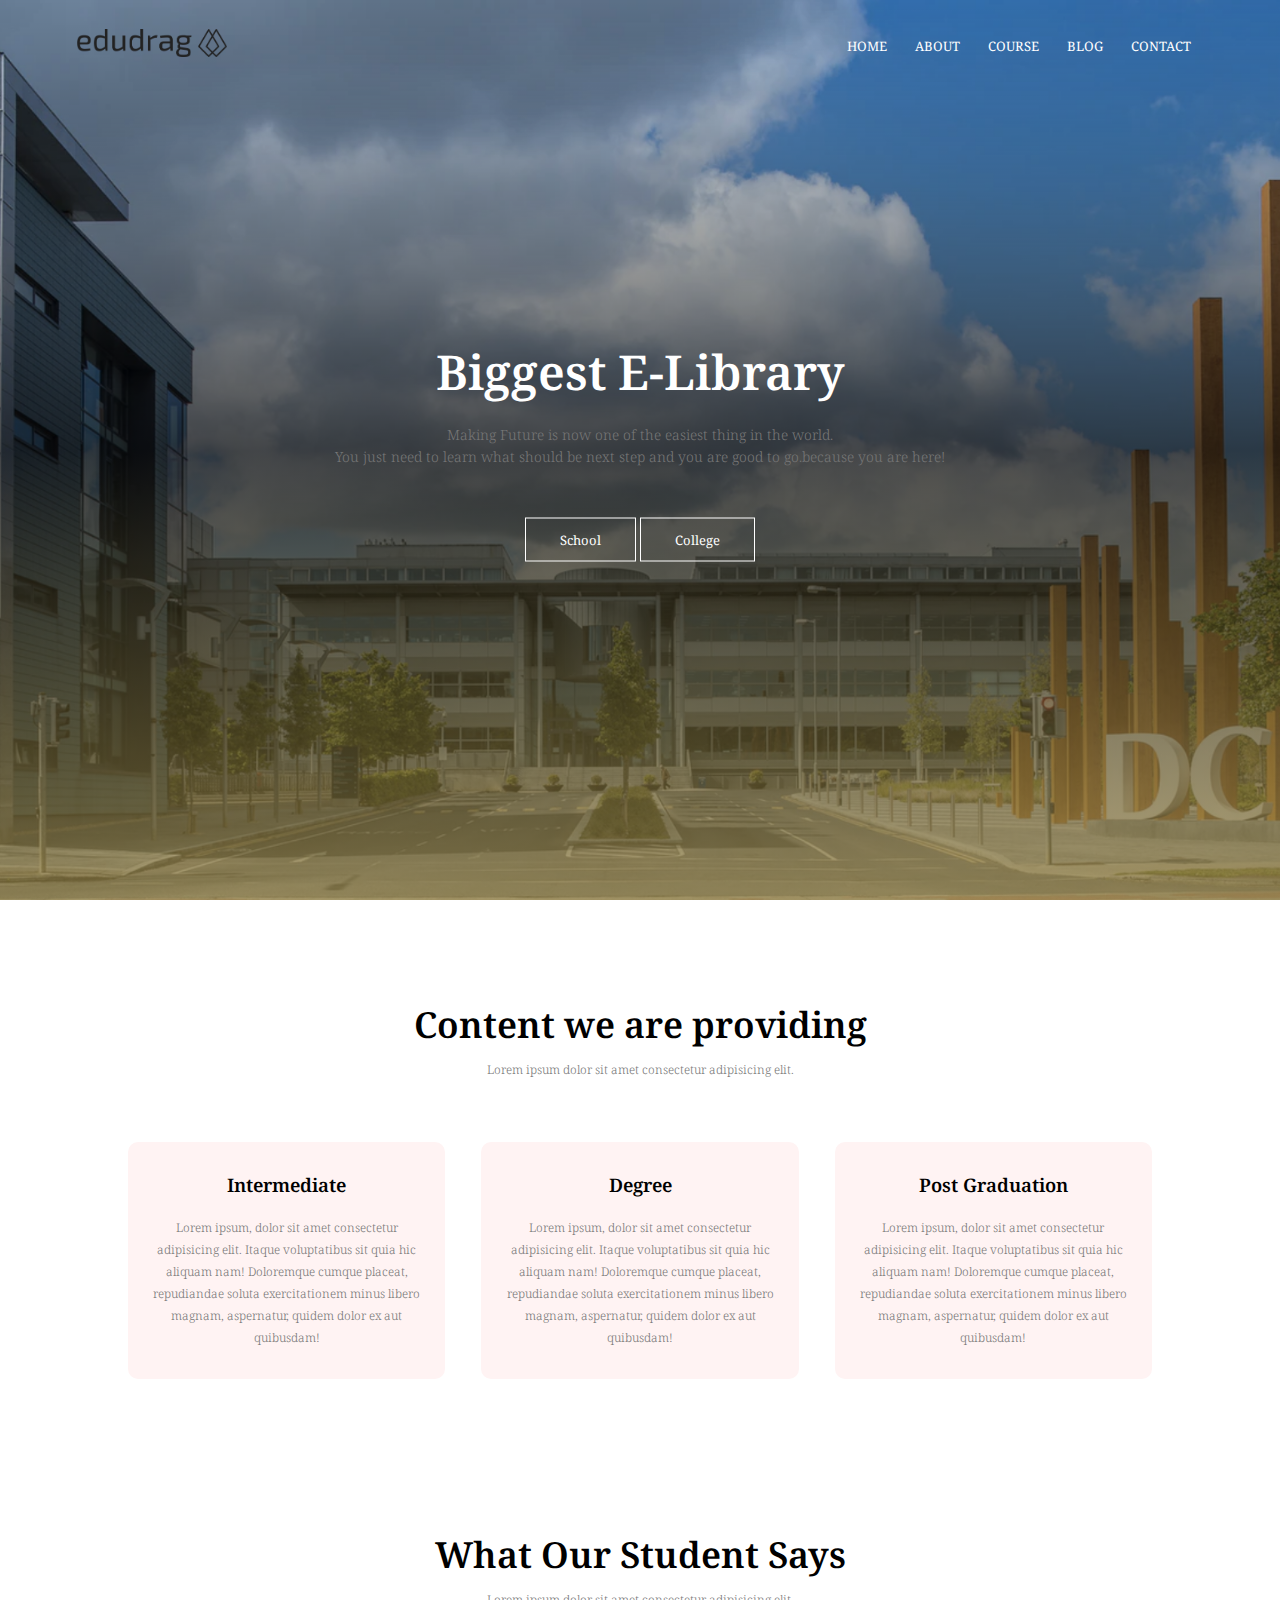
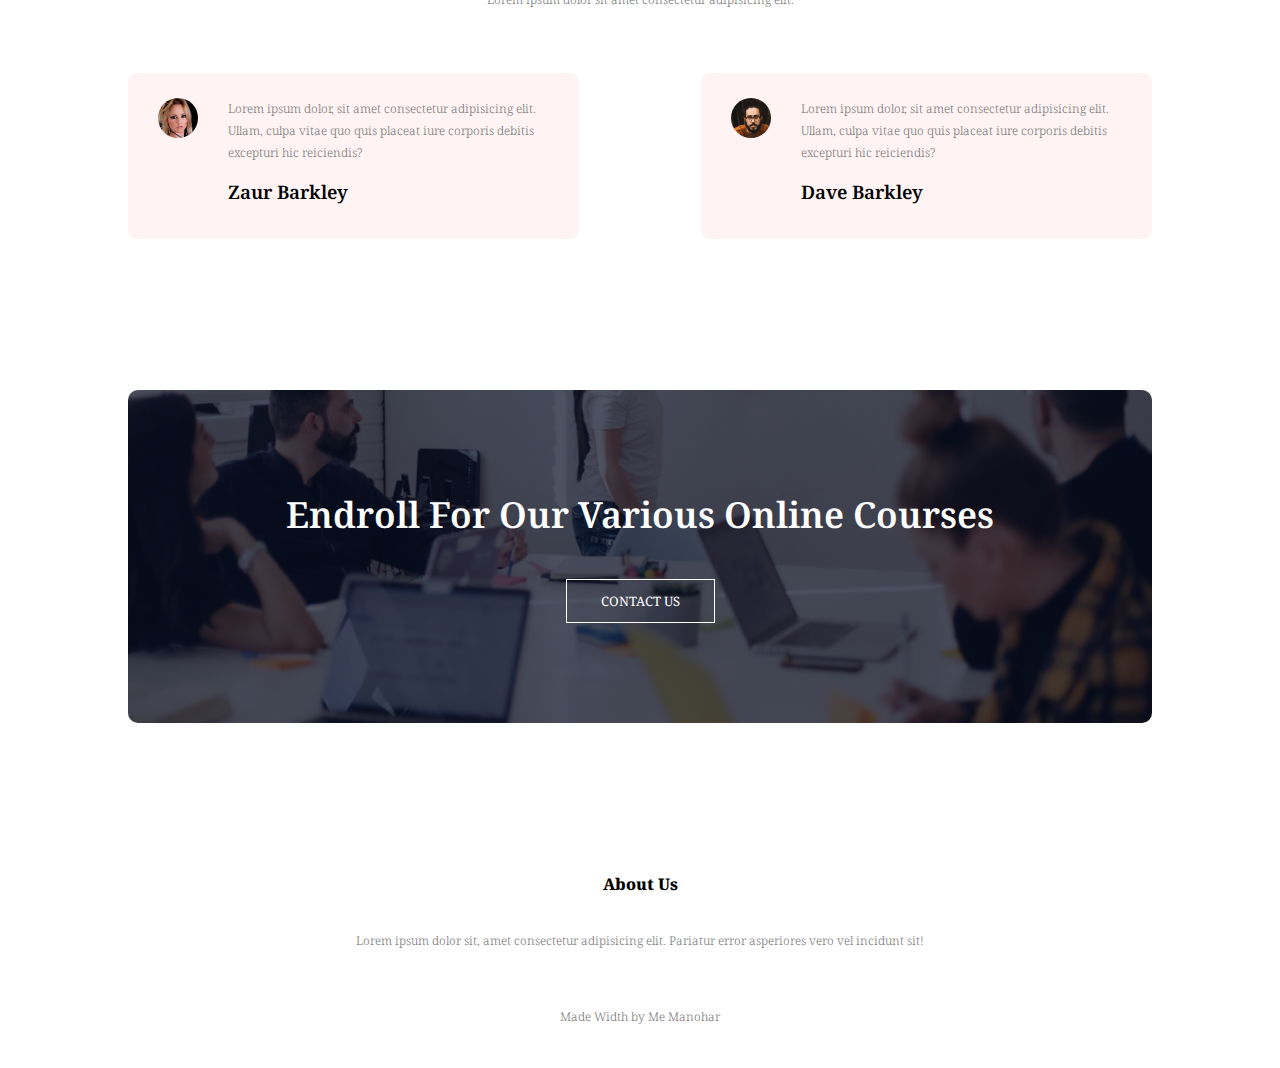
<file: index.html>
<!DOCTYPE html>
<html lang="en">
  <head>
    <meta charset="UTF-8" />
    <meta http-equiv="X-UA-Compatible" content="IE=edge" />
    <meta name="viewport" content="width=device-width, initial-scale=1.0" />
    <title>Biggest E-Library</title>
    <link rel="stylesheet" href="style.css" />
    <link rel="preconnect" href="https://fonts.googleapis.com" />
    <link rel="preconnect" href="https://fonts.gstatic.com" crossorigin />
    <link
      href="https://fonts.googleapis.com/css2?family=Noto+Serif:ital,wght@0,400;0,700;1,400;1,700&display=swap"
      rel="stylesheet"
    />
    <link rel="stylesheet" href="https://cdnjs.cloudflare.com/ajax/libs/font-awesome/6.2.1/css/all.min.css" integrity="sha512-MV7K8+y+gLIBoVD59lQIYicR65iaqukzvf/nwasF0nqhPay5w/9lJmVM2hMDcnK1OnMGCdVK+iQrJ7lzPJQd1w==" crossorigin="anonymous" referrerpolicy="no-referrer" />    <body>
    <section class="header">
      <nav>
        <a href="index.html"><img src="./images/logo.png" alt="" /></a>
        <div class="nav-links" id="navLinks">
          <i class="fa-solid fa fa-xmark" onclick="hideMenu()"></i>
          <ul>
            <li><a href="./index.html">HOME</a></li>
            <li><a href="./about.html">ABOUT</a></li>
            <li><a href="./course.html">COURSE</a></li>
            <li><a href="./blog.html">BLOG</a></li>
            <li><a href="./contact.html">CONTACT</a></li>
          </ul>
        </div>
        <i class="fa-solid fa fa-bars" onclick="showMenu()"></i>
      </nav>
      <div class="text-box">
        <h1>Biggest E-Library</h1>
        <p>
          Making Future is now one of the easiest thing in the world.<br> You just
          need to learn what should be next step and you are good to go.because you are here!
        </p>
        <a href="./Dragon_E-learning_Website-master\index.html" class="hero-btn">School</a>
        <a href="./university_search\index.html" class="hero-btn">College</a>
      </div>
    </section>

    <!-- course -->

    <section class="course">
      <h1>Content we are providing</h1>
      <p>Lorem ipsum dolor sit amet consectetur adipisicing elit.</p>
      <div class="row">
        <div class="course-col">
          <h3>Intermediate</h3>
          <p>Lorem ipsum, dolor sit amet consectetur adipisicing elit.
             Itaque voluptatibus sit quia hic aliquam nam! Doloremque cumque placeat, 
             repudiandae soluta exercitationem minus libero magnam, aspernatur, 
             quidem dolor ex aut quibusdam!
          </p>
        </div>
        <div class="course-col">
          <h3>Degree</h3>
          <p>Lorem ipsum, dolor sit amet consectetur adipisicing elit.
             Itaque voluptatibus sit quia hic aliquam nam! Doloremque cumque placeat, 
             repudiandae soluta exercitationem minus libero magnam, aspernatur, 
             quidem dolor ex aut quibusdam!
          </p>
        </div>
        <div class="course-col">
          <h3>Post Graduation</h3>
          <p>Lorem ipsum, dolor sit amet consectetur adipisicing elit.
             Itaque voluptatibus sit quia hic aliquam nam! Doloremque cumque placeat, 
             repudiandae soluta exercitationem minus libero magnam, aspernatur, 
             quidem dolor ex aut quibusdam!
          </p>
        </div>
      </div>
    </section>
<!-- campus -->
    <!-- <section class="campus">
      <h1>Our Global Campus</h1>
      <p>Lorem ipsum dolor sit, amet consectetur adipisicing elit.</p>
      <div class="row">
        <div class="campus-col">
          <img src="./images/london.png" alt="">
          <div class="layer">
            <h3>LONDON</h3>
          </div>
        </div>
        <div class="campus-col">
          <img src="./images/newyork.png" alt="">
          <div class="layer">
            <h3>NEW YORK</h3>
          </div>
        </div>
        <div class="campus-col">
          <img src="./images/washington.png" alt="">
          <div class="layer">
            <h3>TBILISI</h3>
          </div>
        </div>
      </div>
    </section> -->
 <!-- Facilities -->

    <!-- <section class="facilities">
      <h1>Our Facilities</h1>
      <p>Lorem ipsum dolor, sit amet consectetur adipisicing elit.</p>
      <div class="row">
        <div class="facilities-col">
          <img src="./images/library.png" alt="">
          <h3>World Class Library</h3>
          <p>Lorem ipsum, dolor sit amet consectetur adipisicing elit. Velit delectus, voluptate fuga blanditiis saepe mollitia odio accusantium nulla reprehenderit vero?</p>
        </div>
        <div class="facilities-col">
          <img src="./images/basketball.png" alt="">
          <h3>Largest Play Ground</h3>
          <p>Lorem ipsum, dolor sit amet consectetur adipisicing elit. Velit delectus, voluptate fuga blanditiis saepe mollitia odio accusantium nulla reprehenderit vero?</p>
        </div>
        <div class="facilities-col">
          <img src="./images/cafeteria.png" alt="">
          <h3>Tasty And Healthy Food</h3>
          <p>Lorem ipsum, dolor sit amet consectetur adipisicing elit. Velit delectus, voluptate fuga blanditiis saepe mollitia odio accusantium nulla reprehenderit vero?</p>
        </div>
      </div>
    </section> -->

    <!-- testimonials -->

    <section class="testimonials">
      <h1>What Our Student Says</h1>
      <p>Lorem ipsum dolor sit amet consectetur adipisicing elit.</p>
      <div class="row">
        <div class="testimonial-col">
          <img src="./images/user1.jpg" alt="">
          <div>
            <p>Lorem ipsum dolor, sit amet consectetur adipisicing elit. Ullam, culpa vitae quo quis placeat iure corporis debitis excepturi hic reiciendis?</p>
          <h3>Zaur Barkley</h3>
          <i class="fa-solid fa-star"></i>
          <i class="fa-solid fa-star"></i>
          <i class="fa-solid fa-star"></i>
          <i class="fa-solid fa-star"></i>
          <i class="fa-solid fa-star"></i>
          </div>
        </div>
        <div class="testimonial-col">
          <img src="./images/user2.jpg" alt="">
          <div>
            <p>Lorem ipsum dolor, sit amet consectetur adipisicing elit. Ullam, culpa vitae quo quis placeat iure corporis debitis excepturi hic reiciendis?</p>
          <h3>Dave Barkley</h3>
          <i class="fa-solid fa-star"></i>
          <i class="fa-solid fa-star"></i>
          <i class="fa-solid fa-star"></i>
          <i class="fa-solid fa-star"></i>
          <i class="fa-regular fa-star"></i>
          </div>
        </div>
      </div>
    </section>

    <!----- Call to action ------>

    <section class="cta">
      <h1>Endroll For Our Various Online Courses</h1>
      <a href="" class="hero-btn">CONTACT US</a>
    </section>

    <!--------- footer --------->

    <section class="footer">
      <h4>About Us</h4>
      <p>Lorem ipsum dolor sit, amet consectetur adipisicing elit. Pariatur error asperiores vero vel incidunt sit!</p>
      <div class="icons">
        <i class="fa-brands fa-facebook"></i>
        <i class="fa-brands fa-twitter"></i>
        <i class="fa-brands fa-instagram"></i>
        <i class="fa-brands fa-linkedin"></i>
      </div>
      <p>Made Width <i class="fa-solid fa-heart"></i> by Me Manohar</p>
    </section>

    <script src="script.js"></script>
  </body>
</html>
</file>
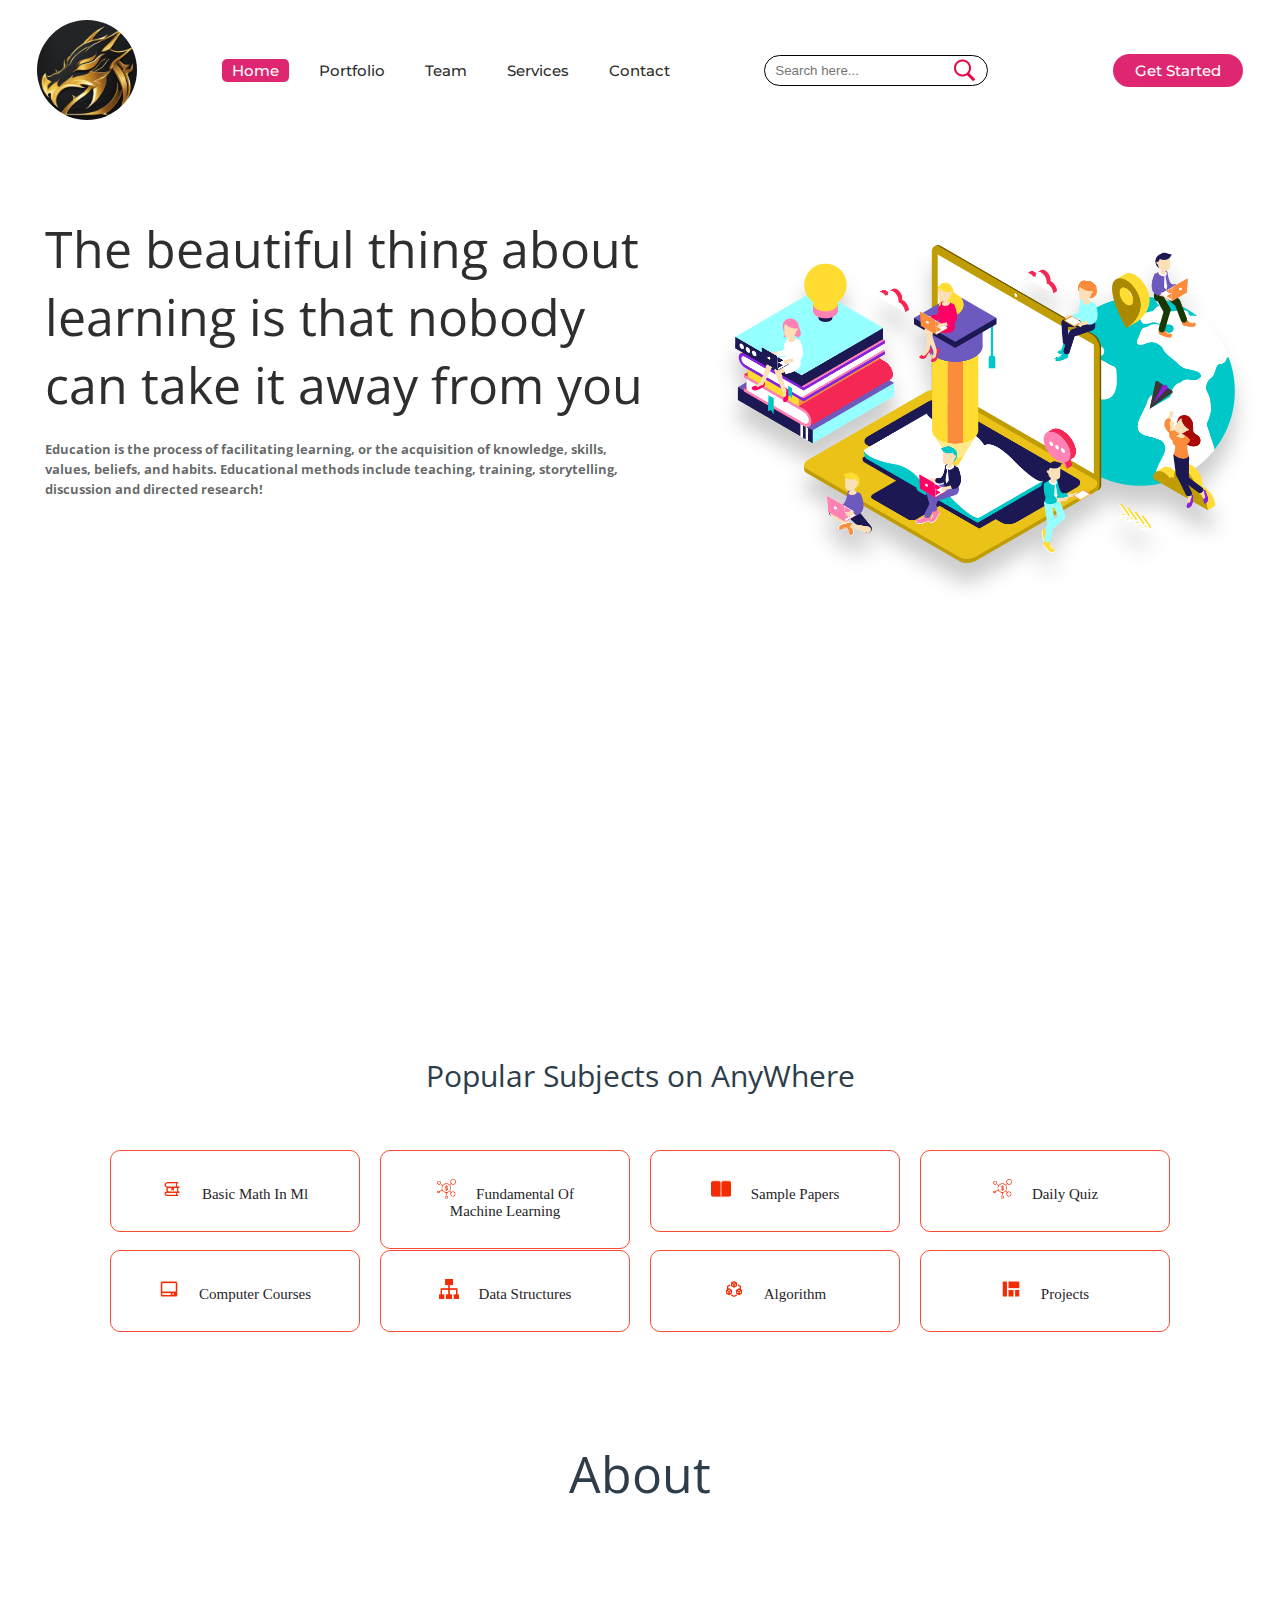
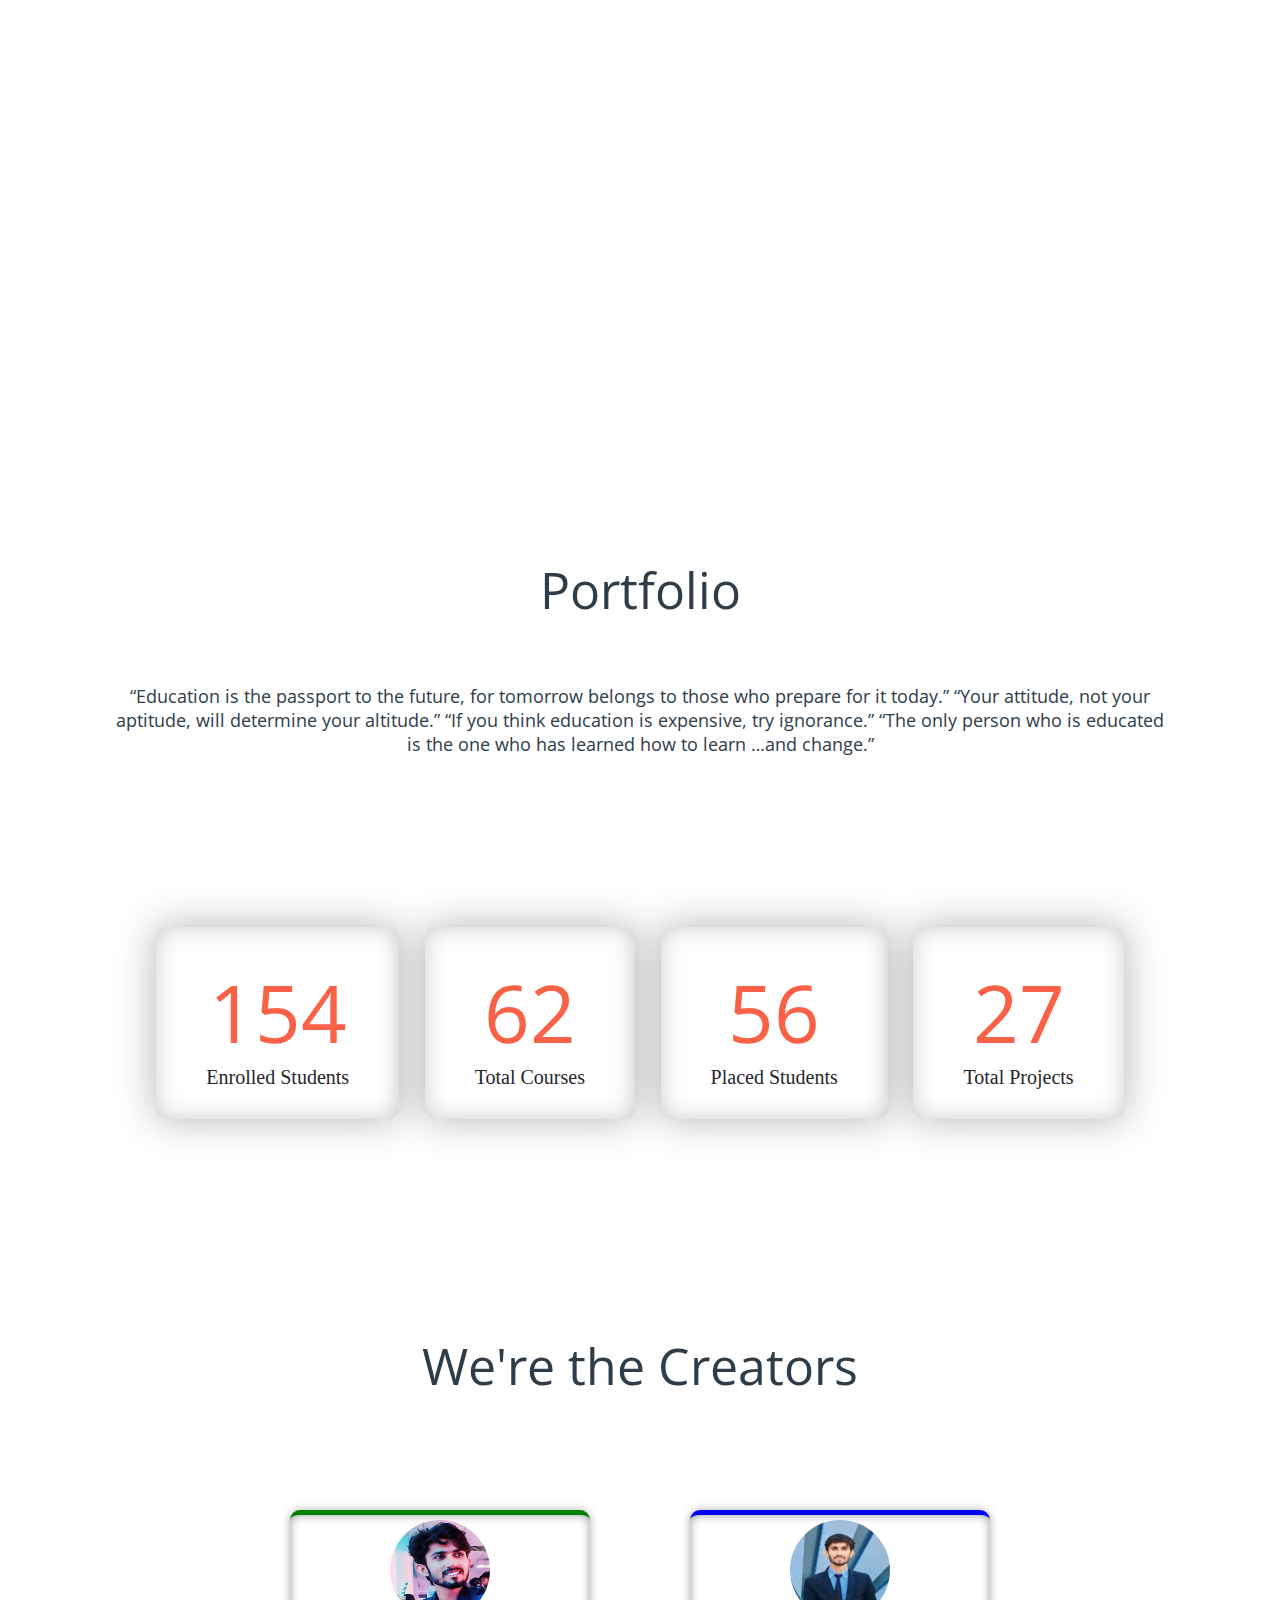
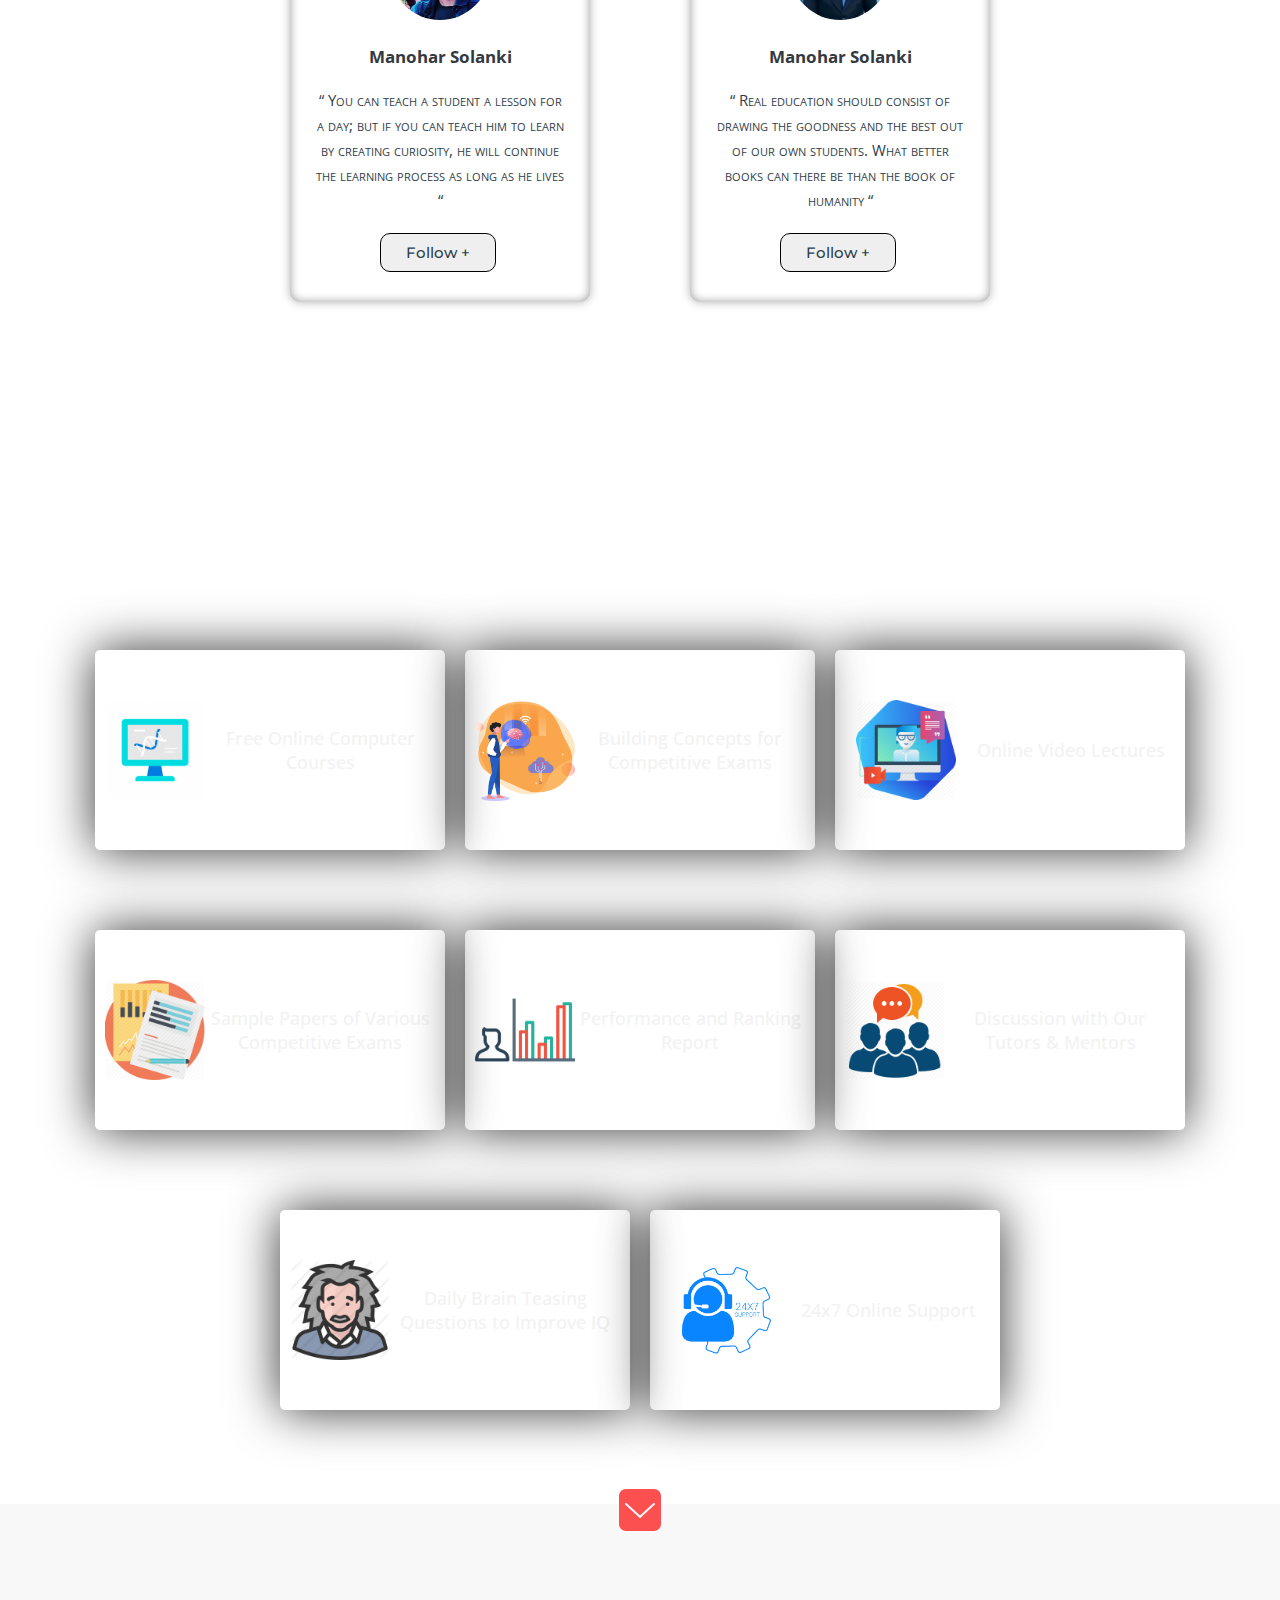
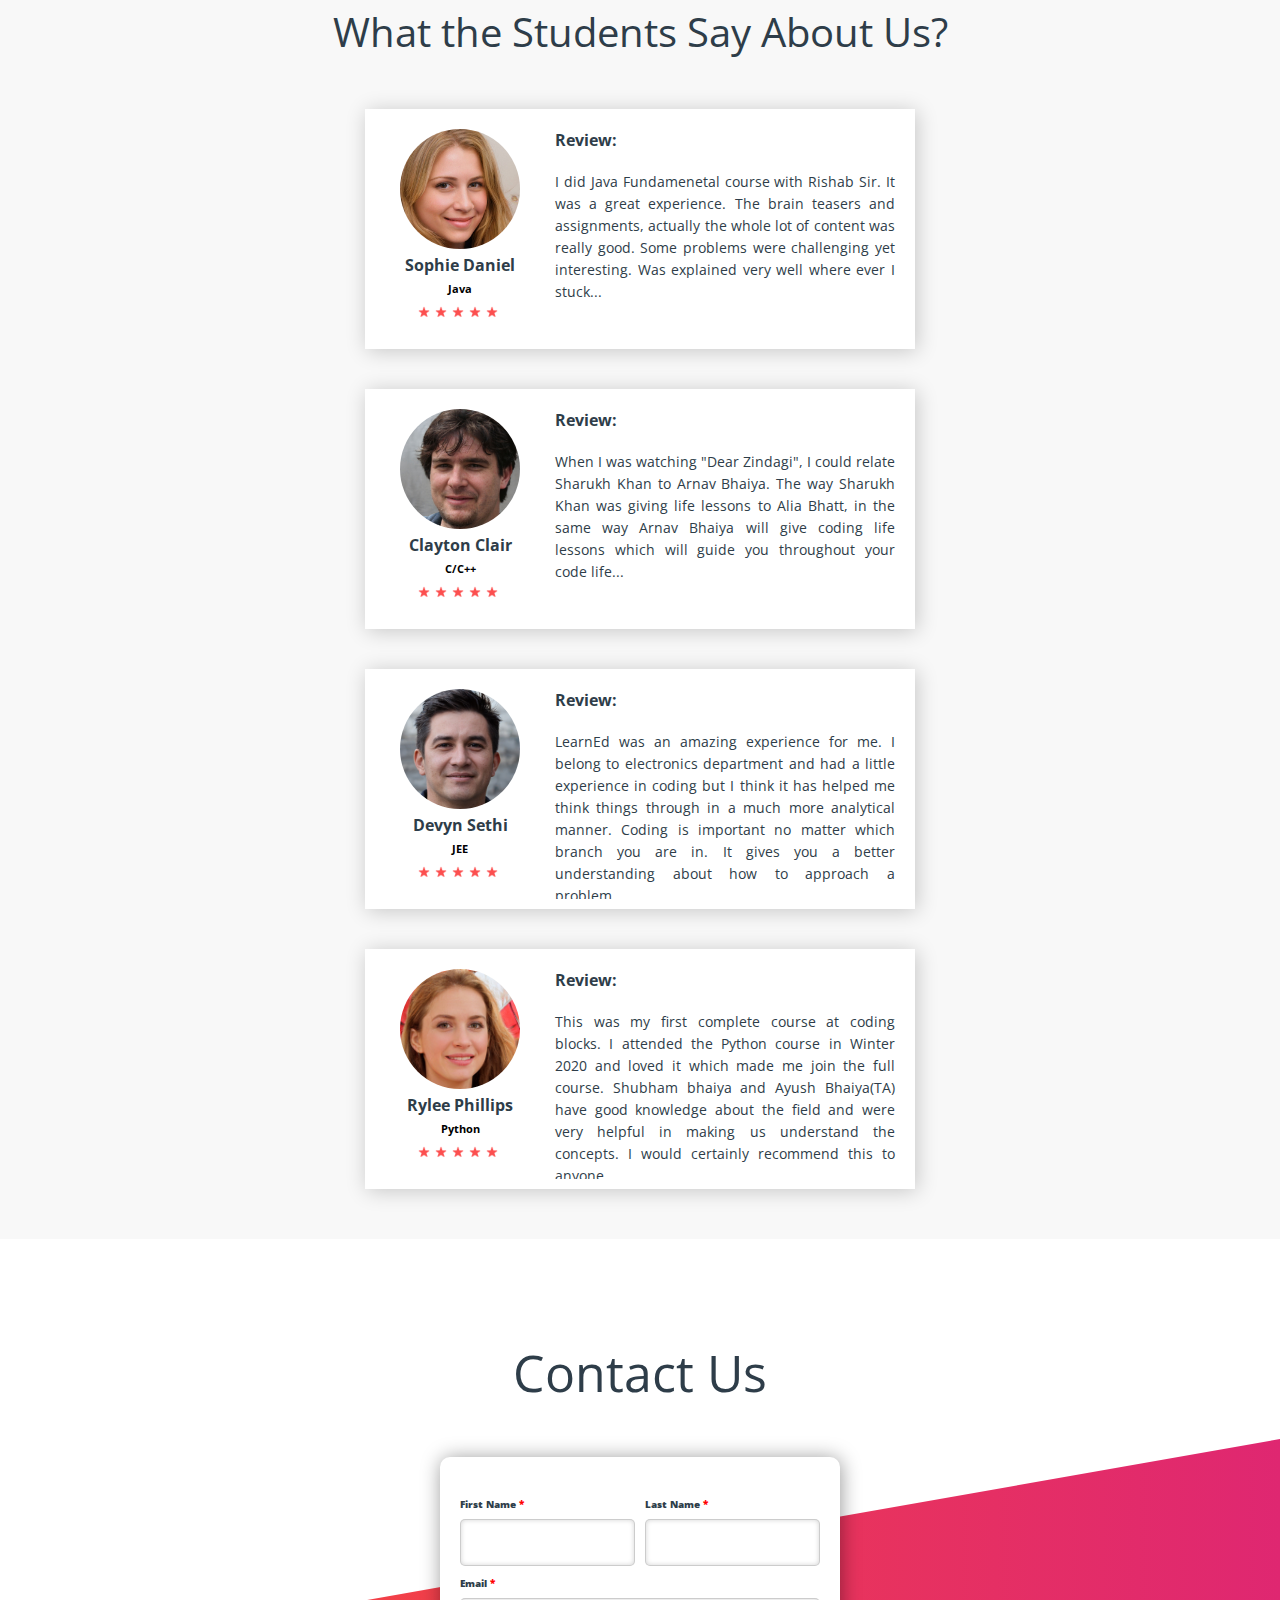
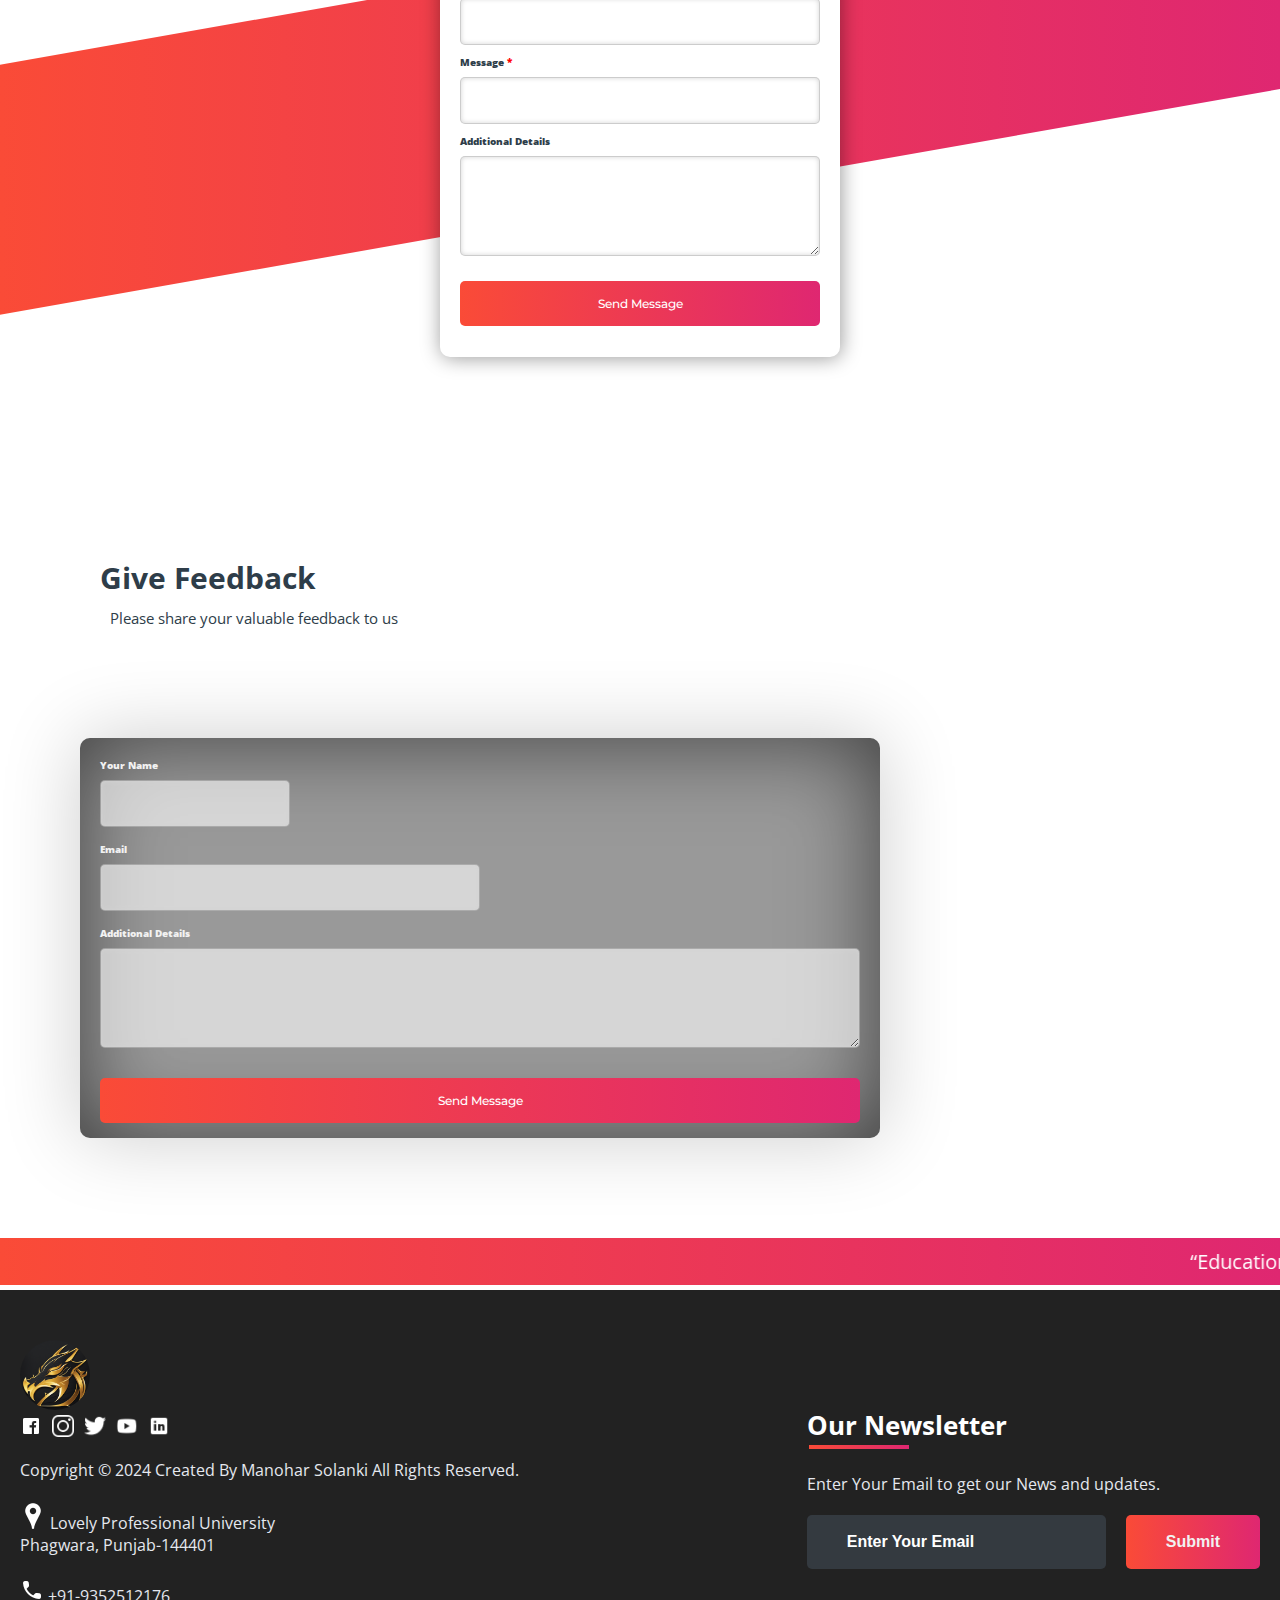
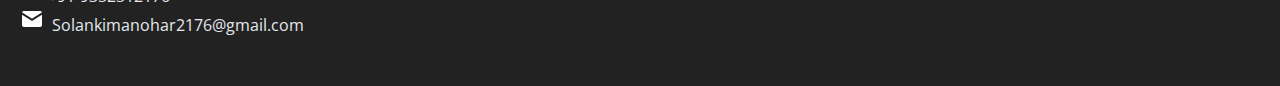
<file: Dragon_E-learning_Website-master/index.html>
<!DOCTYPE html>
<html>
<head>
	<link rel="shortcut icon" type="png" href="images/icon/logo.png">
	<meta charset="utf-8">
	<meta http-equiv="X-UA-Comaptible" content="IE=edge">
	<title>AnyWhere</title>
	<meta name="desciption" content="">
	<meta name="viewport" content="width=device-width, initial-scale=1">
	<link rel="stylesheet" type="text/css" href="style.css">
	<script type="text/javascript" src="script.js"></script>
	<script src="https://code.jquery.com/jquery-3.2.1.js"></script>
	<script>
		$(window).on('scroll', function(){
  			if($(window).scrollTop()){
  			  $('nav').addClass('black');
 			 }else {
 		   $('nav').removeClass('black');
 		 }
		})
	</script>
</head>
<body>
<!-- Navigation Bar -->
	<header id="header">
		<nav>
			<div class="logo" style="width: 100px; height: 100px; overflow: hidden; border-radius: 50%;">
				<img src="images/icon/logo.png" alt="logo" style="max-width: 100%; max-height: 100%; width: auto; height: auto;">
			  </div>			  
			  
			<ul>
				<li><a class="active" href="">Home</a></li>
				<li><a href="#portfolio_section">Portfolio</a></li>
				<li><a href="#team_section">Team</a></li>
				<li><a href="#services_section">Services</a></li>
				<li><a href="#contactus_section">Contact</a></li>
			</ul>
			<div class="srch"><input type="text" class="search" placeholder="Search here..."><img src="images/icon/search.png" alt="search" onclick=slide()></div>
			<a class="get-started" href="login.html">Get Started</a>
			<img src="images/icon/menu.png" class="menu" onclick="sideMenu(0)" alt="menu">
		</nav>
		<div class="head-container">
			<div class="quote">
				<p>The beautiful thing about learning is that nobody can take it away from you</p>
				<h5>Education is the process of facilitating learning, or the acquisition of knowledge, skills, values, beliefs, and habits. Educational methods include teaching, training, storytelling, discussion and directed research!</h5>
<!-- 				<div class="play">
					<img src="images/icon/play.png" alt="play"><span><a href=#ms target="_blank">Watch Now</a></span>
				</div> -->
			</div>
			<div class="svg-image">
				<img src="images/extra/svg1.jpg" alt="svg">
			</div>
		</div>
		<div class="side-menu" id="side-menu">
			<div class="close" onclick="sideMenu(1)"><img src="images/icon/close.png" alt=""></div>
			<div class="user">
				<img src="images/creator/manohar.jpeg" alt="Username">
				<p>Solanki_boy939</p>
			</div>
			<ul>
				<li><a href="#about_section">About</a></li>
				<li><a href="#portfolio_section">Portfolio</a></li>
				<li><a href="#team_section">Team</a></li>
				<li><a href="#services_section">Services</a></li>
				<li><a href="#contactus_section">Contact</a></li>
				<li><a href="#feedBACK">Feedback</a></li>
			</ul>
		</div>
	</header>


<!-- Some Popular Subjects -->
	<div class="title">
		<span>Popular Subjects on AnyWhere</span>
	</div>
	<br><br>
	<div class="course">
		<center><div class="cbox">
		<div class="det"><a href="subjects/jee.html"><img src="images/courses/book.png">Basic Math In Ml</a></div>
		<div class="det"><a href="subjects/gate.html"><img src="images/courses/d1.png">Fundamental Of Machine Learning</a></div>
		<div class="det"><a href="subjects/jee.html#sample_papers"><img src="images/courses/paper.png">Sample Papers</a></div>
		<div class="det"><a href="subjects/quiz.html"><img src="images/courses/d1.png">Daily Quiz</a></div>
		</div></center>
		<div class="cbox">
		<div class="det"><a href="subjects/computer_courses.html"><img src="images/courses/computer.png">Computer Courses</a></div>
		<div class="det"><a href="subjects/computer_courses.html#data"><img src="images/courses/data.png">Data Structures</a></div>
		<div class="det"><a href="subjects/computer_courses.html#algo"><img src="images/courses/algo.png">Algorithm</a></div>
		<div class="det det-last"><a href="subjects/computer_courses.html#projects"><img src="images/courses/projects.png">Projects</a></div>
		</div>
	</div>

	
<!-- ABOUT -->
	<div class="diffSection" id="about_section">
		<center><p style="font-size: 50px; padding: 100px">About</p></center>
		<div class="about-content">
				<div class="side-image">
					<img class="sideImage" src="images/extra/e3.jpg">
				</div>
				<div class="side-text">
					<h2>What you think about us ?</h2>
					<p>Education is the process of facilitating learning, or the acquisition of knowledge, skills, values, beliefs, and habits. Educational methods include teaching, training, storytelling, discussion and directed research.<br> Educational website can include websites that have games, videos or topic related resources that act as tools to enhance learning and supplement classroom teaching. These websites help make the process of learning entertaining and attractive to the student, especially in today's age. <br>Using HTML(HyperText Markup Language), CSS(Cascading Style Sheet), JavaScript, we can make learning more easier and in a interesting way.</p>
				</div>
		</div>
	</div>


<!-- PORTFOLIO -->
	<div class="diffSection" id="portfolio_section">
		<center><p style="font-size: 50px; padding: 100px; padding-bottom: 40px;">Portfolio</p></center>
		<div class="content">
			<p>
				“Education is the passport to the future, for tomorrow belongs to those who prepare for it today.” “Your attitude, not your aptitude, will determine your altitude.” “If you think education is expensive, try ignorance.” “The only person who is educated is the one who has learned how to learn …and change.”
			</p>
		</div>
	</div>
	<div class="extra">
		<p>We're increasing this data every year</p>
		<div class="smbox">
		<span><center><div class="data">154</div><div class="det">Enrolled Students</div></center></span>
		<span><center><div class="data">62</div><div class="det">Total Courses</div></center></span>
		<span><center><div class="data">56</div><div class="det">Placed Students</div></center></span>
		<span><center><div class="data">27</div><div class="det">Total Projects</div></center></span>
		</div>
	</div>


<!-- TEAM -->
	<div class="diffSection" id="team_section">
		<center><p style="font-size: 50px; padding-top: 100px; padding-bottom: 60px;">We're the Creators</p></center>
		<div class="totalcard">
			<div class="card">
				<center><img src="images/creator/manohar.jpeg"></center>
				<center><div class="card-title">Manohar Solanki</div>
				<div id="detail">
					<p>“ You can teach a student a lesson for a day; but if you can teach him to learn by creating curiosity, he will continue the learning process as long as he lives “</p>
					<div class="duty"></div>
					<a href="https://www.linkedin.com/in/mr-manohar-solanki/" target="_blank"><button class="btn-roshan">Follow +</button></a>
				</div>
				</center>
			</div>
			<div class="card">
				<center><img src="images/creator/manohar2.jpeg"></center>
				<center><div class="card-title">Manohar Solanki</div>
				<div id="detail">
					<p>“ Real education should consist of drawing the goodness and the best out of our own students. What better books can there be than the book of humanity “</p>
					<div class="duty"></div>
					<a href="https://www.linkedin.com/in/mr-manohar-solanki/" target="_blank"><button class="btn-akhil">Follow +</button></a>
				</div>
				</center>
			</div>
		</div>
	</div>


<!-- SERVICES -->
	<div class="service-swipe">
		<div class="diffSection" id="services_section">
		<center><p style="font-size: 50px; padding: 100px; padding-bottom: 40px; color: #fff;">Services</p></center>
		</div>
		<a href="subjects/computer_courses.html"><div class="s-card"><img src="images/icon/computer-courses.png"><p>Free Online Computer Courses</p></div></a>
		<a href="subjects/jee.html"><div class="s-card"><img src="images/icon/brainbooster.png"><p>Building Concepts for Competitive Exams</p></div></a>
		<a href="#"><div class="s-card"><img src="images/icon/online-tutorials.png"><p>Online Video Lectures</p></div></a>
		<a href="subjects/jee.html#sample_papers"><div class="s-card"><img src="images/icon/papers.jpg"><p>Sample Papers of Various Competitive Exams</p></div></a>
		<a href="#"><div class="s-card"><img src="images/icon/p3.png"><p>Performance and Ranking Report</p></div></a>
		<a href="#contactus_section"><div class="s-card"><img src="images/icon/discussion.png"><p>Discussion with Our Tutors & Mentors</p></div></a>
		<a href="subjects/quiz.html"><div class="s-card"><img src="images/icon/q1.png"><p>Daily Brain Teasing Questions to Improve IQ</p></div></a>
		<a href="#contactus_section"><div class="s-card"><img src="images/icon/help.png"><p>24x7 Online Support</p></div></a>
	</div>

<!-- Reviews by Students -->
<div id="makeitfull">
	<a href="#review_section"><img src="images/icon/makeitfull.png"></a>
</div>
<div class="review">
	<div class="diffSection" id="review_section">
		<center><p style="font-size: 40px; padding: 100px; padding-bottom: 40px; color: #2E3D49;">What the Students Say About Us?</p></center>
	</div>
	<div class="rev-container">
		<div class="rev-card">
			<div class="identity">
				<img src="images/creator/humanNotExist1.jpg"><p>Sophie Daniel</p>
				<h6>Java</h6>
				<div class="rating"><img src="images/icon/star.png"><img src="images/icon/star.png"><img src="images/icon/star.png"><img src="images/icon/star.png"><img src="images/icon/star.png"></div>
			</div>
			<div class="rev-cont">
				<p id="title">Review:</p>
				<p id="content">
					I did Java Fundamenetal course with Rishab Sir. It was a great experience. The brain teasers and assignments, actually the whole lot of content was really good. Some problems were challenging yet interesting. Was explained very well where ever I stuck...
				</p>
			</div>
		</div>
		<div class="rev-card">
			<div class="identity">
				<img src="images/creator/humanNotExist2.jpg"><p>Clayton Clair</p>
				<h6>C/C++</h6>
				<div class="rating"><img src="images/icon/star.png"><img src="images/icon/star.png"><img src="images/icon/star.png"><img src="images/icon/star.png"><img src="images/icon/star.png"></div>
			</div>
			<div class="rev-cont">
				<p id="title">Review:</p>
				<p id="content">
					When I was watching "Dear Zindagi", I could relate Sharukh Khan to Arnav Bhaiya. The way Sharukh Khan was giving life lessons to Alia Bhatt, in the same way Arnav Bhaiya will give coding life lessons which will guide you throughout your code life...
				</p>
			</div>
		</div>
		<div class="rev-card">
			<div class="identity">
				<img src="images/creator/humanNotExist3.jpg"><p>Devyn Sethi</p>
				<h6>JEE</h6>
				<div class="rating"><img src="images/icon/star.png"><img src="images/icon/star.png"><img src="images/icon/star.png"><img src="images/icon/star.png"><img src="images/icon/star.png"></div>
			</div>
			<div class="rev-cont">
				<p id="title">Review:</p>
				<p id="content">
					LearnEd was an amazing experience for me. I belong to electronics department and had a little experience in coding but I think it has helped me think things through in a much more analytical manner. Coding is important no matter which branch you are in. It gives you a better understanding about how to approach a problem...
				</p>
			</div>
		</div>
		<div class="rev-card">
			<div class="identity">
				<img src="images/creator/humanNotExist4.jpg"><p>Rylee Phillips</p>
				<h6>Python</h6>
				<div class="rating"><img src="images/icon/star.png"><img src="images/icon/star.png"><img src="images/icon/star.png"><img src="images/icon/star.png"><img src="images/icon/star.png"></div>
			</div>
			<div class="rev-cont">
				<p id="title">Review:</p>
				<p id="content">
					This was my first complete course at coding blocks. I attended the Python course in Winter 2020 and loved it which made me join the full course. Shubham bhaiya and Ayush Bhaiya(TA) have good knowledge about the field and were very helpful in making us understand the concepts. I would certainly recommend this to anyone...
				</p>
			</div>
		</div>
	</div>
</div>

<!-- CONTACT US -->
	<div class="diffSection" id="contactus_section">
		<center><p style="font-size: 50px; padding: 100px">Contact Us</p></center>
		<div class="csec"></div>
		<div class="back-contact">
			<div class="cc">
			<form action="mailto:roshank9419@gmail.com" method="post" enctype="text/plain">
				<label>First Name <span class="imp">*</span></label><label style="margin-left: 185px">Last Name <span class="imp">*</span></label><br>
				<center>
				<input type="text" name="" style="margin-right: 10px; width: 175px" required="required"><input type="text" name="lname" style="width: 175px" required="required"><br>
				</center>
				<label>Email <span class="imp">*</span></label><br>
				<input type="email" name="mail" style="width: 100%" required="required"><br>
				<label>Message <span class="imp">*</span></label><br>
				<input type="text" name="message" style="width: 100%" required="required"><br>
				<label>Additional Details</label><br>
				<textarea name="addtional"></textarea><br>
				<button type="submit" id="csubmit">Send Message</button>
			</form>
			</div>
		</div>
	</div>


<!-- FEEDBACK -->
	<div class="title2" id="feedBACK">
		<span>Give Feedback</span>
		<div class="shortdesc2">
			<p>Please share your valuable feedback to us</p>
		</div>
	</div>

	<div class="feedbox">
		<div class="feed">
			<form action="mailto:solankimanohar2176@gmail.com" method="post" enctype="text/plain">
				<label>Your Name</label><br>
				<input type="text" name="" class="fname" required="required"><br>
				<label>Email</label><br>
				<input type="email" name="mail" required="required"><br>
				<label>Additional Details</label><br>
				<textarea name="addtional"></textarea><br>
				<button type="submit" id="csubmit">Send Message</button>
			</form>
		</div>
	</div>

<!-- Sliding Information -->
	<marquee style="background: linear-gradient(to right, #FA4B37, #DF2771); margin-top: 50px;" direction="left" onmouseover="this.stop()" onmouseout="this.start()" scrollamount="10"><div class="marqu">“Education is the passport to the future, for tomorrow belongs to those who prepare for it today.” “Your attitude, not your aptitude, will determine your altitude.” “If you think education is expensive, try ignorance.” “The only person who is educated is the one who has learned how to learn …and change.”</div></marquee>

<!-- FOOTER -->
	<footer>
		<div class="footer-container">
			<div class="left-col">
				<img src="images/icon/logo.png" style="width: 70px; height: 70px; border-radius: 100%;">
				<div class="logo"></div>
				<div class="social-media">
					<a href="#"><img src="images/icon\fb.png"></a>
					<a href="#"><img src="images/icon\insta.png"></a>
					<a href="#"><img src="images/icon\tt.png"></a>
					<a href="#"><img src="images/icon\ytube.png"></a>
					<a href="#"><img src="images/icon\linkedin.png"></a>
				</div><br><br>
				<p class="rights-text">Copyright © 2024 Created By Manohar Solanki All Rights Reserved.</p>
				<br><p><img src="images/icon/location.png"> Lovely Professional University<br>Phagwara, Punjab-144401</p><br>
				<p><img src="images/icon/phone.png"> +91-9352512176<br><img src="images/icon/mail.png">&nbsp; Solankimanohar2176@gmail.com</p>
			</div>
			<div class="right-col">
				<h1 style="color: #fff">Our Newsletter</h1>
				<div class="border"></div><br>
				<p>Enter Your Email to get our News and updates.</p>
				<form class="newsletter-form">
					<input class="txtb" type="email" placeholder="Enter Your Email">
					<input class="btn" type="submit" value="Submit">
				</form>
			</div>
		</div>
	</footer>

</body>
</html>
</file>
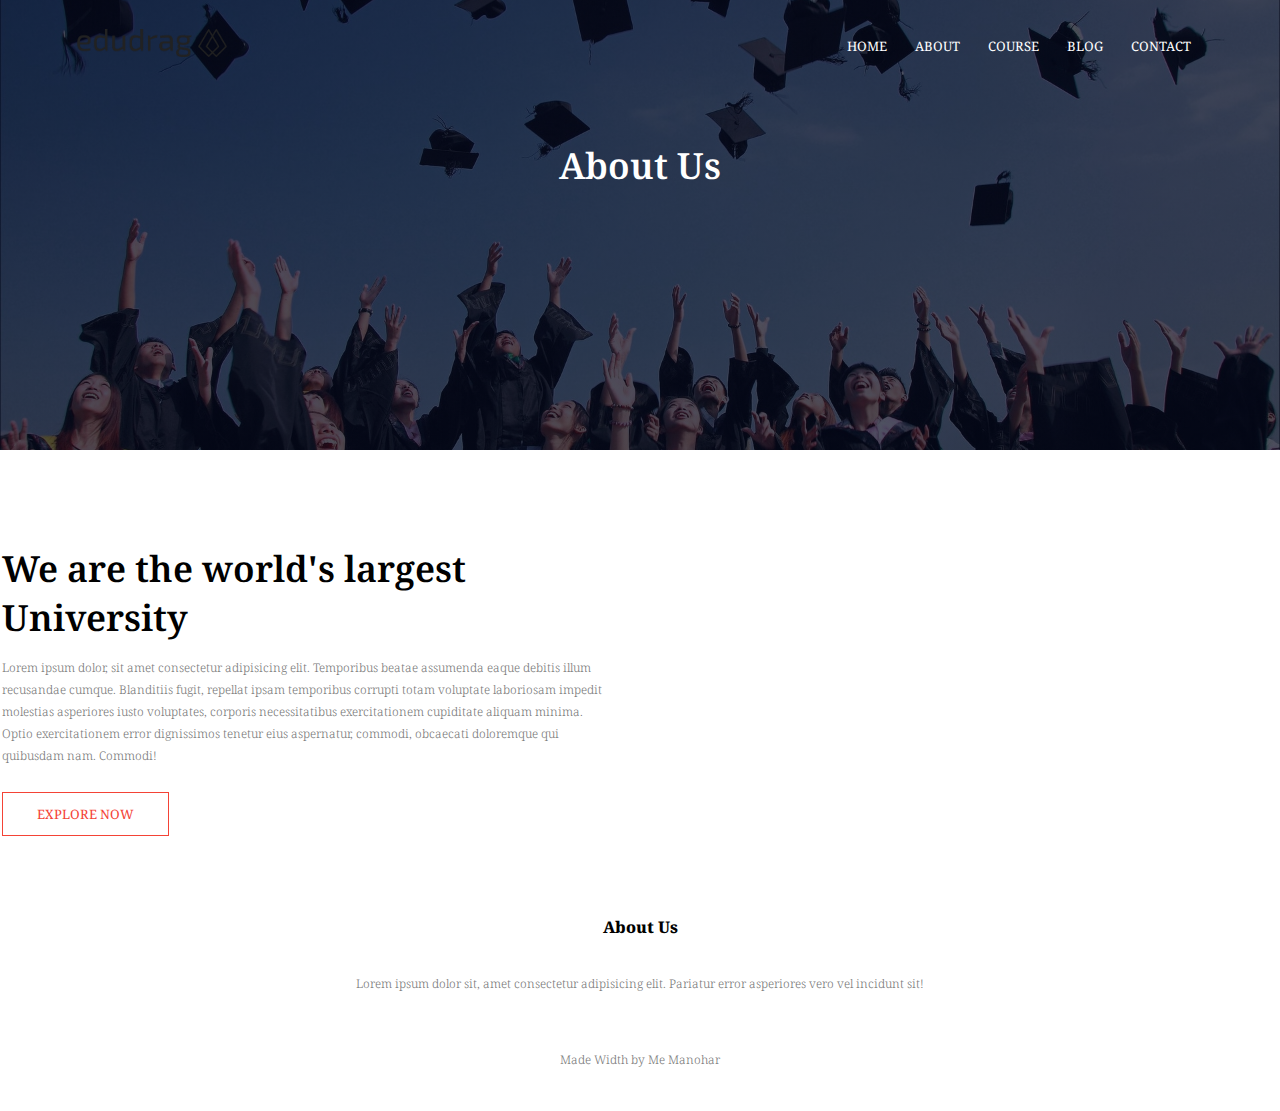
<file: about.html>
<!DOCTYPE html>
<html lang="en">
  <head>
    <meta charset="UTF-8" />
    <meta http-equiv="X-UA-Compatible" content="IE=edge" />
    <meta name="viewport" content="width=device-width, initial-scale=1.0" />
    <title>University Website</title>
    <link rel="stylesheet" href="style.css" />
    <link rel="preconnect" href="https://fonts.googleapis.com" />
    <link rel="preconnect" href="https://fonts.gstatic.com" crossorigin />
    <link
      href="https://fonts.googleapis.com/css2?family=Noto+Serif:ital,wght@0,400;0,700;1,400;1,700&display=swap"
      rel="stylesheet"
    />
    <link rel="stylesheet" href="https://cdnjs.cloudflare.com/ajax/libs/font-awesome/6.2.1/css/all.min.css" integrity="sha512-MV7K8+y+gLIBoVD59lQIYicR65iaqukzvf/nwasF0nqhPay5w/9lJmVM2hMDcnK1OnMGCdVK+iQrJ7lzPJQd1w==" crossorigin="anonymous" referrerpolicy="no-referrer" />    <body>
    <section class="sub-header">
      <nav>
        <a href="index.html"><img src="./images/logo.png" alt="" /></a>
        <div class="nav-links" id="navLinks">
          <i class="fa-solid fa fa-xmark" onclick="hideMenu()"></i>
          <ul>
            <li><a href="./index.html">HOME</a></li>
            <li><a href="./about.html">ABOUT</a></li>
            <li><a href="./course.html">COURSE</a></li>
            <li><a href="./blog.html">BLOG</a></li>
            <li><a href="./contact.html">CONTACT</a></li>
          </ul>
        </div>
        <i class="fa-solid fa fa-bars" onclick="showMenu()"></i>
      </nav>
      <h1>About Us</h1>
    </section>

    <!-- about us content -->

    <section class="about-us">
      <div class="row" >
        <div class="about-col" >
          <h1>We are the world's largest University</h1>
          <p>Lorem ipsum dolor, sit amet consectetur adipisicing elit. Temporibus beatae assumenda eaque debitis illum recusandae cumque. Blanditiis fugit, repellat ipsam temporibus corrupti totam voluptate laboriosam impedit molestias asperiores iusto voluptates, corporis necessitatibus exercitationem cupiditate aliquam minima. Optio exercitationem error dignissimos tenetur eius aspernatur, commodi, obcaecati doloremque qui quibusdam nam. Commodi!</p>
          <a href="" class="hero-btn red-btn">EXPLORE NOW</a>
        </div>
        <!-- <div class="about-col">
          <img src="images/about.jpg" alt="">
        </div> -->
      </div>
    </section>



    <section class="footer">
      <h4>About Us</h4>
      <p>Lorem ipsum dolor sit, amet consectetur adipisicing elit. Pariatur error asperiores vero vel incidunt sit!</p>
      <div class="icons">
        <i class="fa-brands fa-facebook"></i>
        <i class="fa-brands fa-twitter"></i>
        <i class="fa-brands fa-instagram"></i>
        <i class="fa-brands fa-linkedin"></i>
      </div>
      <p>Made Width <i class="fa-solid fa-heart"></i>by Me Manohar</p>
    </section>

    <script src="script.js"></script>
  </body>
</html>
</file>
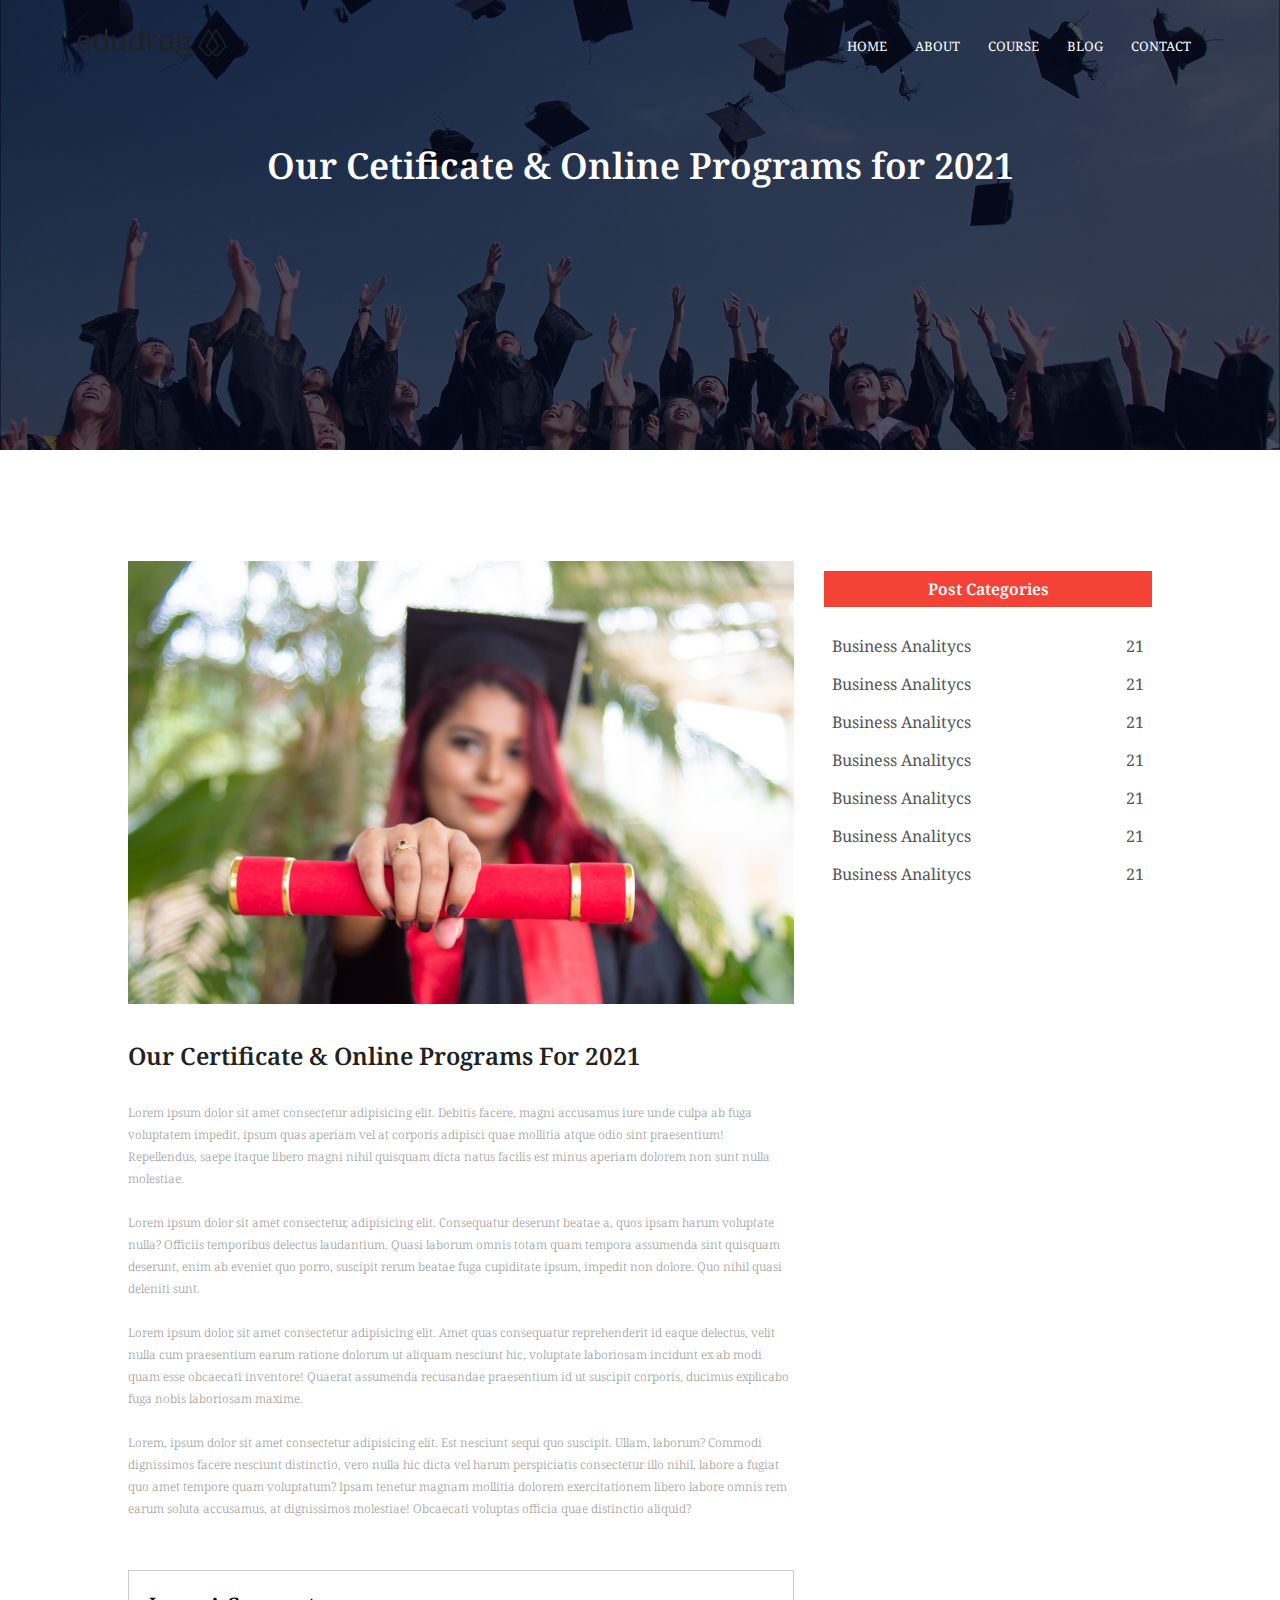
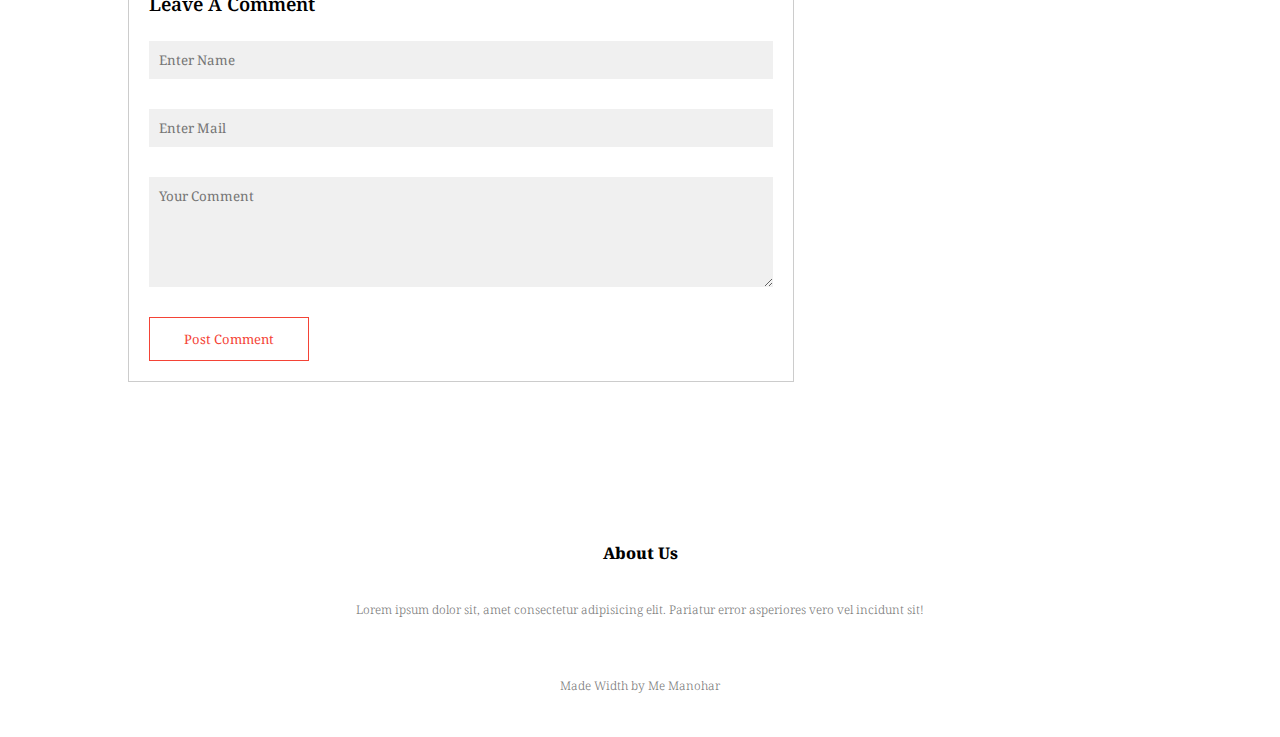
<file: blog.html>
<!DOCTYPE html>
<html lang="en">
  <head>
    <meta charset="UTF-8" />
    <meta http-equiv="X-UA-Compatible" content="IE=edge" />
    <meta name="viewport" content="width=device-width, initial-scale=1.0" />
    <title>University Website</title>
    <link rel="stylesheet" href="style.css" />
    <link rel="preconnect" href="https://fonts.googleapis.com" />
    <link rel="preconnect" href="https://fonts.gstatic.com" crossorigin />
    <link
      href="https://fonts.googleapis.com/css2?family=Noto+Serif:ital,wght@0,400;0,700;1,400;1,700&display=swap"
      rel="stylesheet"
    />
    <link rel="stylesheet" href="https://cdnjs.cloudflare.com/ajax/libs/font-awesome/6.2.1/css/all.min.css" integrity="sha512-MV7K8+y+gLIBoVD59lQIYicR65iaqukzvf/nwasF0nqhPay5w/9lJmVM2hMDcnK1OnMGCdVK+iQrJ7lzPJQd1w==" crossorigin="anonymous" referrerpolicy="no-referrer" />    <body>
    <section class="sub-header">
      <nav>
        <a href="index.html"><img src="./images/logo.png" alt="" /></a>
        <div class="nav-links" id="navLinks">
          <i class="fa-solid fa fa-xmark" onclick="hideMenu()"></i>
          <ul>
            <li><a href="./index.html">HOME</a></li>
            <li><a href="./about.html">ABOUT</a></li>
            <li><a href="./course.html">COURSE</a></li>
            <li><a href="./blog.html">BLOG</a></li>
            <li><a href="./contact.html">CONTACT</a></li>
          </ul>
        </div>
        <i class="fa-solid fa fa-bars" onclick="showMenu()"></i>
      </nav>
      <h1>Our Cetificate & Online Programs for 2021 </h1>
    </section>

    <!--blog page content-->

    <section class="blog-content">
      <div class="row">
        <div class="blog-left">
          <img src="./images/certificate.jpg" alt="">
          <h2>Our Certificate & Online Programs For 2021</h2>
          <p>Lorem ipsum dolor sit amet consectetur adipisicing elit. Debitis facere, magni accusamus iure unde culpa ab fuga voluptatem impedit, ipsum quas aperiam vel at corporis adipisci quae mollitia atque odio sint praesentium! Repellendus, saepe itaque libero magni nihil quisquam dicta natus facilis est minus aperiam dolorem non sunt nulla molestiae.</p>
          <br>
          <p>Lorem ipsum dolor sit amet consectetur, adipisicing elit. Consequatur deserunt beatae a, quos ipsam harum voluptate nulla? Officiis temporibus delectus laudantium. Quasi laborum omnis totam quam tempora assumenda sint quisquam deserunt, enim ab eveniet quo porro, suscipit rerum beatae fuga cupiditate ipsum, impedit non dolore. Quo nihil quasi deleniti sunt.</p>
          <br>
          <p>Lorem ipsum dolor, sit amet consectetur adipisicing elit. Amet quas consequatur reprehenderit id eaque delectus, velit nulla cum praesentium earum ratione dolorum ut aliquam nesciunt hic, voluptate laboriosam incidunt ex ab modi quam esse obcaecati inventore! Quaerat assumenda recusandae praesentium id ut suscipit corporis, ducimus explicabo fuga nobis laboriosam maxime.</p>
          <br>
          <p>Lorem, ipsum dolor sit amet consectetur adipisicing elit. Est nesciunt sequi quo suscipit. Ullam, laborum? Commodi dignissimos facere nesciunt distinctio, vero nulla hic dicta vel harum perspiciatis consectetur illo nihil, labore a fugiat quo amet tempore quam voluptatum? Ipsam tenetur magnam mollitia dolorem exercitationem libero labore omnis rem earum soluta accusamus, at dignissimos molestiae! Obcaecati voluptas officia quae distinctio aliquid?</p>
        
          <div class="comment-box">
            <h3>Leave A Comment</h3>
            <form class="comment-form">
              <input type="text" placeholder="Enter Name">
              <input type="email" placeholder="Enter Mail">
              <textarea rows="5" placeholder="Your Comment"></textarea>
              <button type="submit" class="hero-btn red-btn">Post Comment</button>
            </form>
          </div>
        
        
        </div>
        <div class="blog-right">
          <h3>Post Categories</h3>
          <div>
            <span>Business Analitycs</span>
            <span>21</span>
          </div>
          <div>
            <span>Business Analitycs</span>
            <span>21</span>
          </div>
          <div>
            <span>Business Analitycs</span>
            <span>21</span>
          </div>
          <div>
            <span>Business Analitycs</span>
            <span>21</span>
          </div>
          <div>
            <span>Business Analitycs</span>
            <span>21</span>
          </div>
          <div>
            <span>Business Analitycs</span>
            <span>21</span>
          </div>
          <div>
            <span>Business Analitycs</span>
            <span>21</span>
          </div>
        </div>
      </div>
    </section>


    <!--end-->


    <section class="footer">
      <h4>About Us</h4>
      <p>Lorem ipsum dolor sit, amet consectetur adipisicing elit. Pariatur error asperiores vero vel incidunt sit!</p>
      <div class="icons">
        <i class="fa-brands fa-facebook"></i>
        <i class="fa-brands fa-twitter"></i>
        <i class="fa-brands fa-instagram"></i>
        <i class="fa-brands fa-linkedin"></i>
      </div>
      <p>Made Width <i class="fa-solid fa-heart"></i>by Me Manohar</p>
    </section>

    <script src="script.js"></script>
  </body>
</html>
</file>
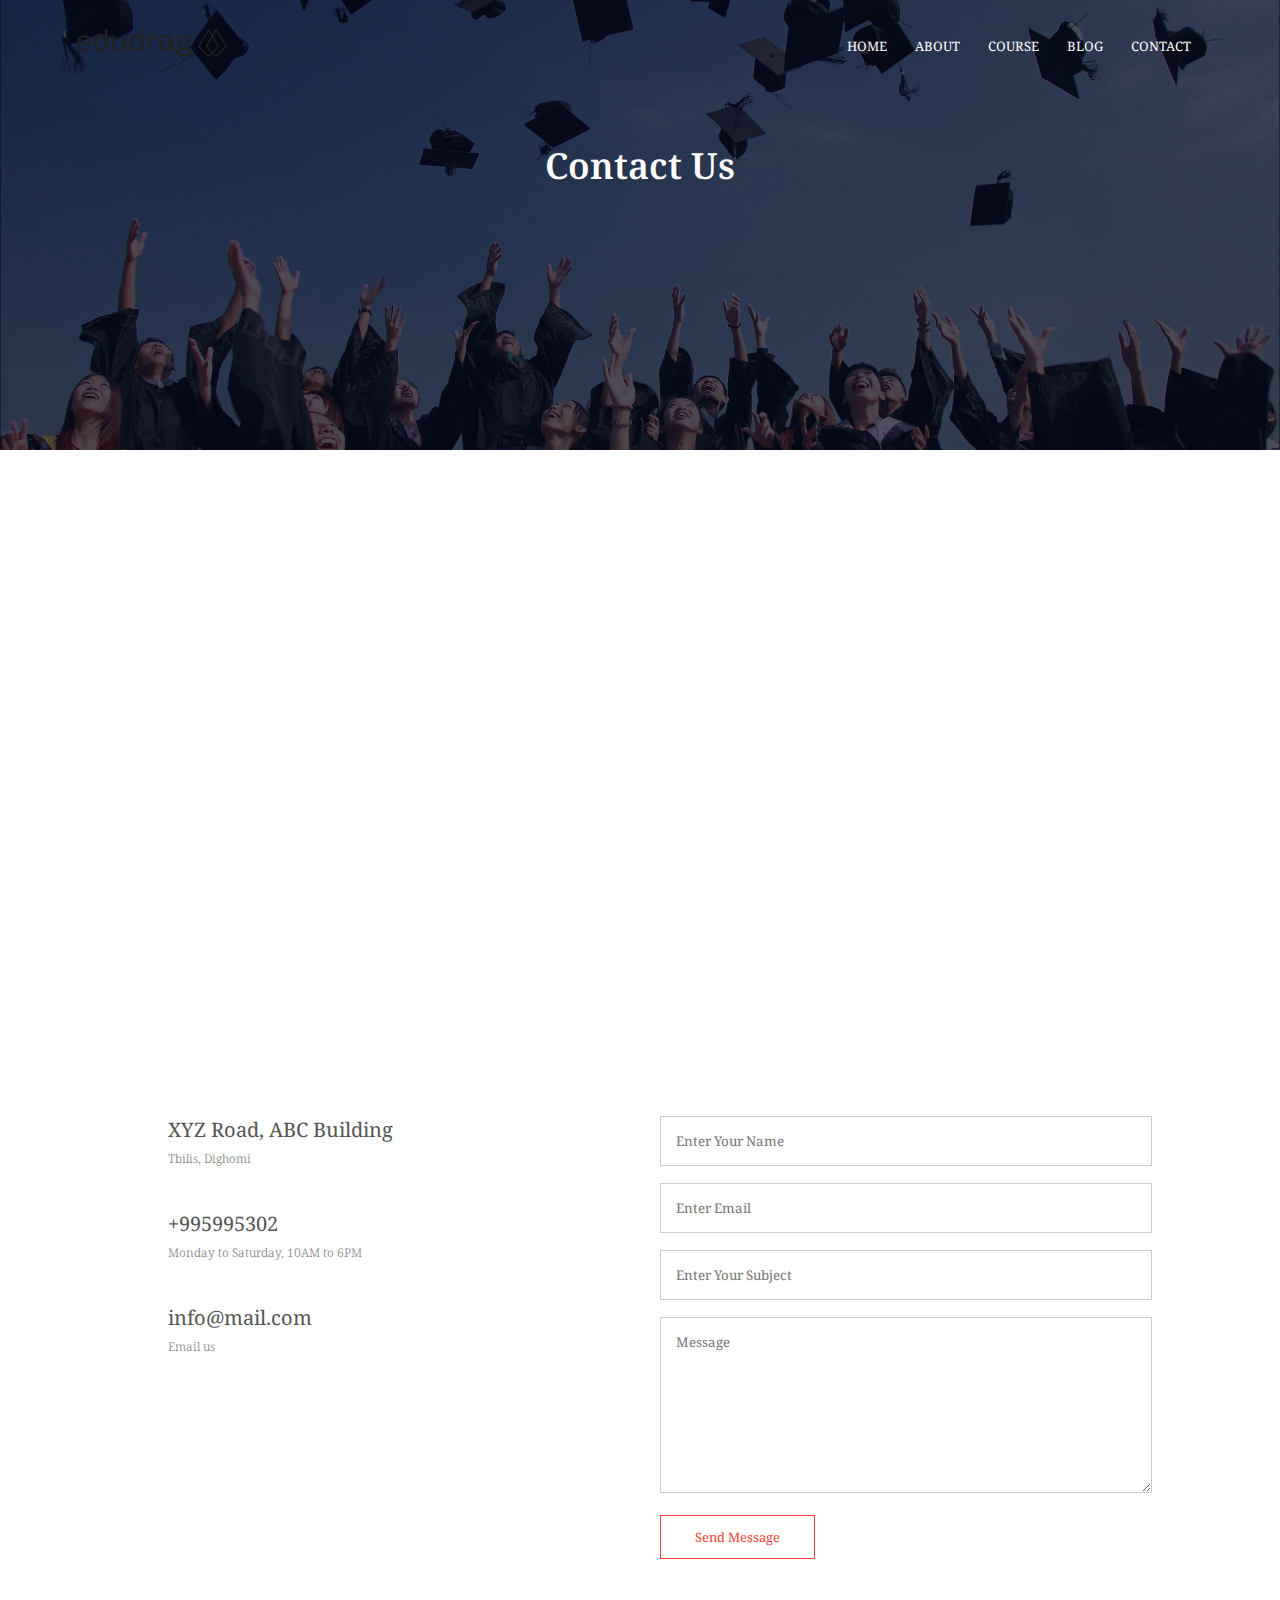
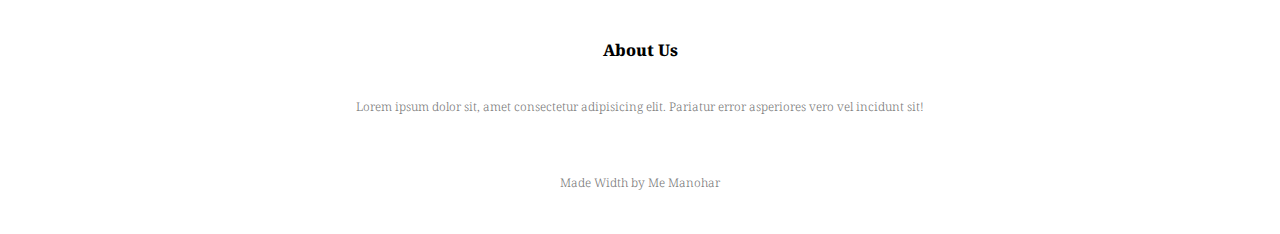
<file: contact.html>
<!DOCTYPE html>
<html lang="en">
  <head>
    <meta charset="UTF-8" />
    <meta http-equiv="X-UA-Compatible" content="IE=edge" />
    <meta name="viewport" content="width=device-width, initial-scale=1.0" />
    <title>University Website</title>
    <link rel="stylesheet" href="style.css" />
    <link rel="preconnect" href="https://fonts.googleapis.com" />
    <link rel="preconnect" href="https://fonts.gstatic.com" crossorigin />
    <link
      href="https://fonts.googleapis.com/css2?family=Noto+Serif:ital,wght@0,400;0,700;1,400;1,700&display=swap"
      rel="stylesheet"
    />
    <link rel="stylesheet" href="https://cdnjs.cloudflare.com/ajax/libs/font-awesome/6.2.1/css/all.min.css" integrity="sha512-MV7K8+y+gLIBoVD59lQIYicR65iaqukzvf/nwasF0nqhPay5w/9lJmVM2hMDcnK1OnMGCdVK+iQrJ7lzPJQd1w==" crossorigin="anonymous" referrerpolicy="no-referrer" />    <body>
    <section class="sub-header">
      <nav>
        <a href="index.html"><img src="./images/logo.png" alt="" /></a>
        <div class="nav-links" id="navLinks">
          <i class="fa-solid fa fa-xmark" onclick="hideMenu()"></i>
          <ul>
            <li><a href="./index.html">HOME</a></li>
            <li><a href="./about.html">ABOUT</a></li>
            <li><a href="./course.html">COURSE</a></li>
            <li><a href="./blog.html">BLOG</a></li>
            <li><a href="./contact.html">CONTACT</a></li>
          </ul>
        </div>
        <i class="fa-solid fa fa-bars" onclick="showMenu()"></i>
      </nav>
      <h1>Contact Us</h1>
    </section>



    <!--------contact us--------->
    <section class="location">
      <iframe src="https://www.google.com/maps/embed?pb=!1m18!1m12!1m3!1d95243.47470561748!2d44.72510054999999!3d41.755925999999995!2m3!1f0!2f0!3f0!3m2!1i1024!2i768!4f13.1!3m3!1m2!1s0x4044723a1f33e85f%3A0x1f87d993055e82b1!2sVake-Saburtalo%2C%20Tbilisi!5e0!3m2!1sen!2sge!4v1671205205869!5m2!1sen!2sge" width="600" height="450" style="border:0;" allowfullscreen="" loading="lazy" referrerpolicy="no-referrer-when-downgrade"></iframe>
    </section>

    <section class="contact-us">
      <div class="row">
        <div class="contact-col">
          <div>
            <i class="fa-solid fa-house"></i>
            <span>
            <h5>XYZ Road, ABC Building</h5>
            <p>Tbilis, Dighomi</p>
          </span>
          </div>
          <div>
            <i class="fa-solid fa-phone"></i>
            <span>
            <h5>+995995302</h5>
            <p>Monday to Saturday, 10AM to 6PM</p>
          </span>
          </div>
          <div>
            <i class="fa-solid fa-envelope"></i>
            <span>
            <h5>info@mail.com</h5>
            <p>Email us </p>
          </span>
          </div>
        </div>
        <div class="contact-col">
          <form action="form-handler.php" method = "post">
            <input type="text" name="name" placeholder="Enter Your Name" required>
            <input type="email" name="email" placeholder="Enter Email" required>
            <input type="text" name="subject" placeholder="Enter Your Subject" required>
            <textarea rows="8" name="message" placeholder="Message" required></textarea>
            <button type="submit" class="hero-btn red-btn">Send Message</button>
            
          </form>
        </div>
      </div>
    </section>

    



    <section class="footer">
      <h4>About Us</h4>
      <p>Lorem ipsum dolor sit, amet consectetur adipisicing elit. Pariatur error asperiores vero vel incidunt sit!</p>
      <div class="icons">
        <i class="fa-brands fa-facebook"></i>
        <i class="fa-brands fa-twitter"></i>
        <i class="fa-brands fa-instagram"></i>
        <i class="fa-brands fa-linkedin"></i>
      </div>
      <p>Made Width <i class="fa-solid fa-heart"></i>by Me Manohar</p>
    </section>

    <script src="script.js"></script>
  </body>
</html>
</file>
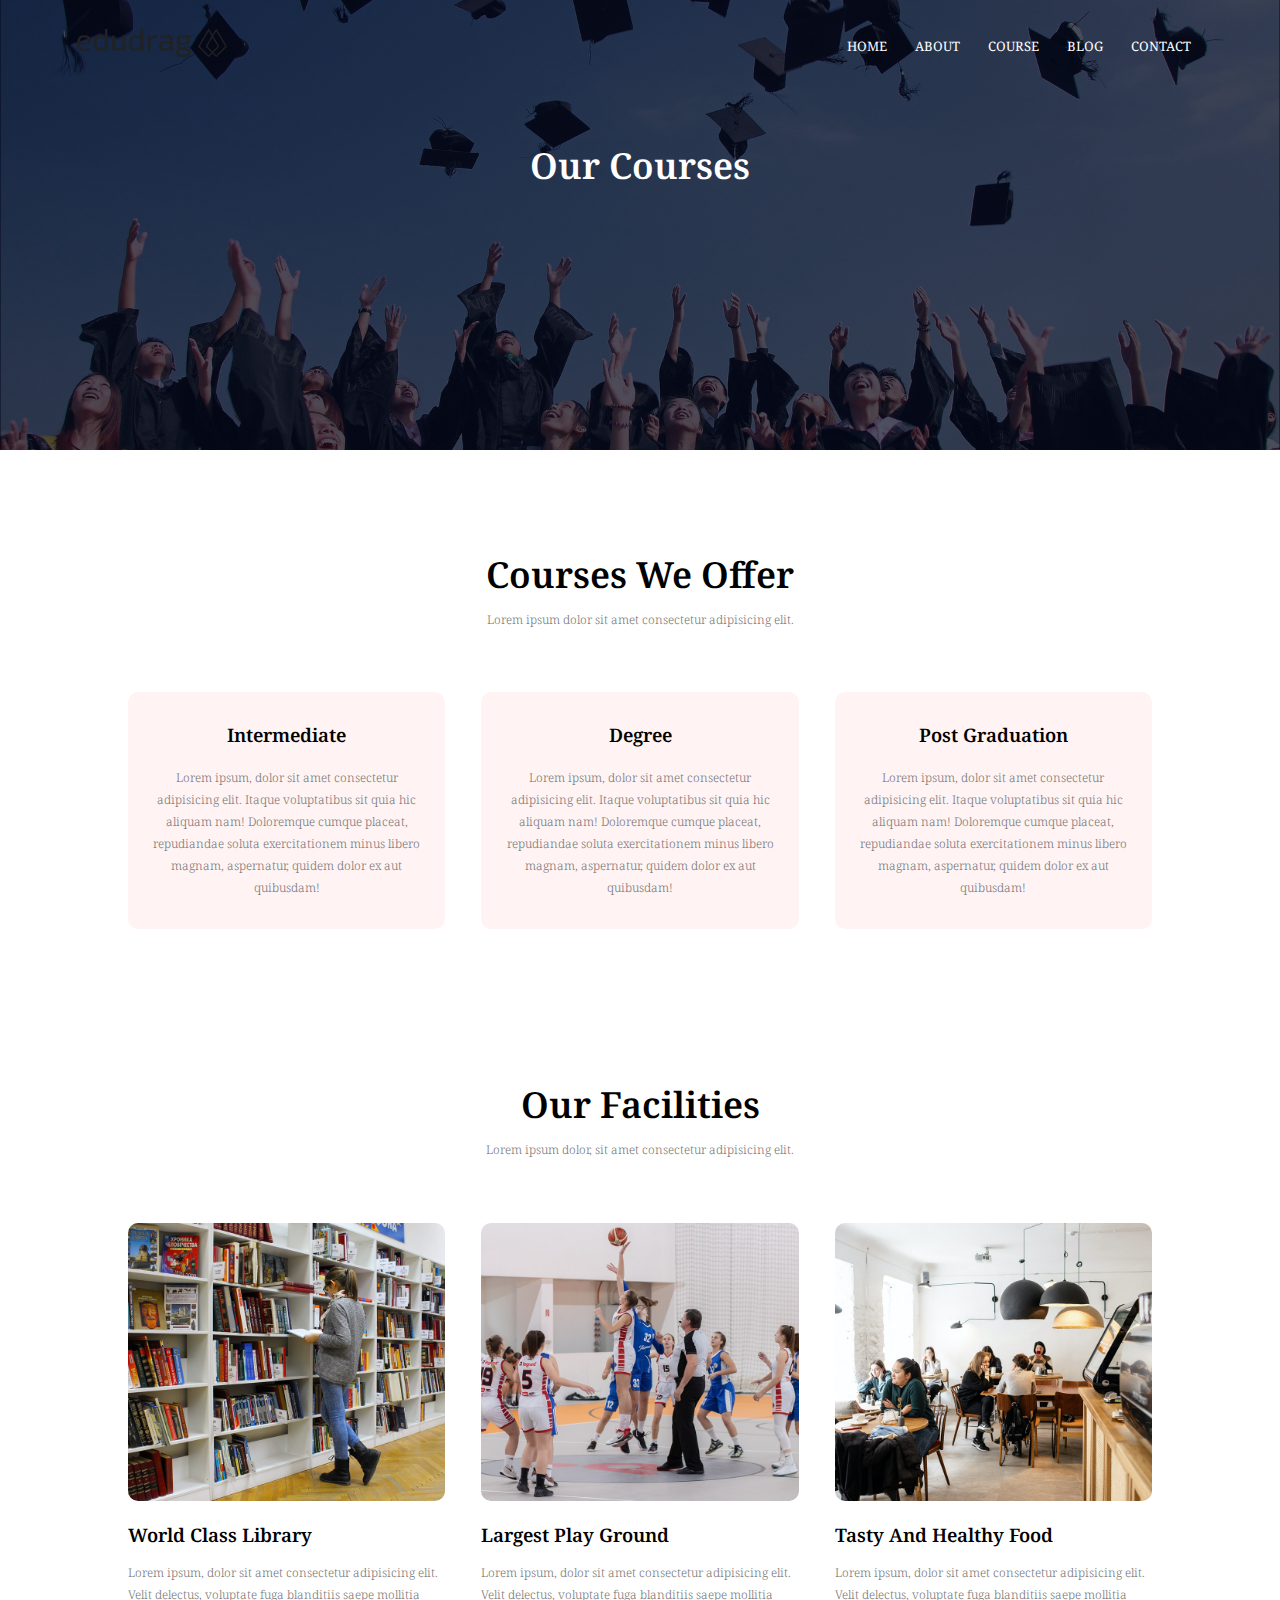
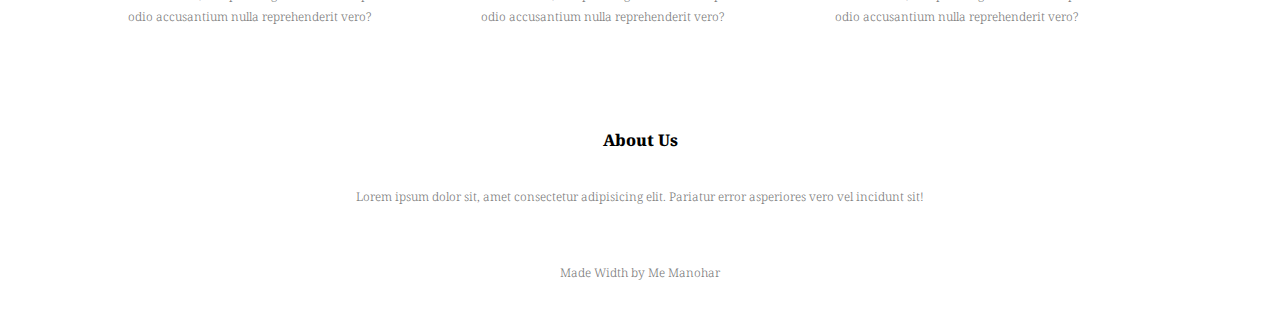
<file: course.html>
<!DOCTYPE html>
<html lang="en">
  <head>
    <meta charset="UTF-8" />
    <meta http-equiv="X-UA-Compatible" content="IE=edge" />
    <meta name="viewport" content="width=device-width, initial-scale=1.0" />
    <title>University Website</title>
    <link rel="stylesheet" href="style.css" />
    <link rel="preconnect" href="https://fonts.googleapis.com" />
    <link rel="preconnect" href="https://fonts.gstatic.com" crossorigin />
    <link
      href="https://fonts.googleapis.com/css2?family=Noto+Serif:ital,wght@0,400;0,700;1,400;1,700&display=swap"
      rel="stylesheet"
    />
    <link rel="stylesheet" href="https://cdnjs.cloudflare.com/ajax/libs/font-awesome/6.2.1/css/all.min.css" integrity="sha512-MV7K8+y+gLIBoVD59lQIYicR65iaqukzvf/nwasF0nqhPay5w/9lJmVM2hMDcnK1OnMGCdVK+iQrJ7lzPJQd1w==" crossorigin="anonymous" referrerpolicy="no-referrer" />    <body>
    <section class="sub-header">
      <nav>
        <a href="index.html"><img src="./images/logo.png" alt="" /></a>
        <div class="nav-links" id="navLinks">
          <i class="fa-solid fa fa-xmark" onclick="hideMenu()"></i>
          <ul>
            <li><a href="./index.html">HOME</a></li>
            <li><a href="./about.html">ABOUT</a></li>
            <li><a href="./course.html">COURSE</a></li>
            <li><a href="./blog.html">BLOG</a></li>
            <li><a href="./contact.html">CONTACT</a></li>
          </ul>
        </div>
        <i class="fa-solid fa fa-bars" onclick="showMenu()"></i>
      </nav>
      <h1>Our Courses</h1>
    </section>

   <!--course-->

   <section class="course">
    <h1>Courses We Offer</h1>
    <p>Lorem ipsum dolor sit amet consectetur adipisicing elit.</p>
    <div class="row">
      <div class="course-col">
        <h3>Intermediate</h3>
        <p>Lorem ipsum, dolor sit amet consectetur adipisicing elit.
           Itaque voluptatibus sit quia hic aliquam nam! Doloremque cumque placeat, 
           repudiandae soluta exercitationem minus libero magnam, aspernatur, 
           quidem dolor ex aut quibusdam!
        </p>
      </div>
      <div class="course-col">
        <h3>Degree</h3>
        <p>Lorem ipsum, dolor sit amet consectetur adipisicing elit.
           Itaque voluptatibus sit quia hic aliquam nam! Doloremque cumque placeat, 
           repudiandae soluta exercitationem minus libero magnam, aspernatur, 
           quidem dolor ex aut quibusdam!
        </p>
      </div>
      <div class="course-col">
        <h3>Post Graduation</h3>
        <p>Lorem ipsum, dolor sit amet consectetur adipisicing elit.
           Itaque voluptatibus sit quia hic aliquam nam! Doloremque cumque placeat, 
           repudiandae soluta exercitationem minus libero magnam, aspernatur, 
           quidem dolor ex aut quibusdam!
        </p>
      </div>
    </div>
  </section>

  <!----- facitlities------->

  <section class="facilities">
    <h1>Our Facilities</h1>
    <p>Lorem ipsum dolor, sit amet consectetur adipisicing elit.</p>
    <div class="row">
      <div class="facilities-col">
        <img src="./images/library.png" alt="">
        <h3>World Class Library</h3>
        <p>Lorem ipsum, dolor sit amet consectetur adipisicing elit. Velit delectus, voluptate fuga blanditiis saepe mollitia odio accusantium nulla reprehenderit vero?</p>
      </div>
      <div class="facilities-col">
        <img src="./images/basketball.png" alt="">
        <h3>Largest Play Ground</h3>
        <p>Lorem ipsum, dolor sit amet consectetur adipisicing elit. Velit delectus, voluptate fuga blanditiis saepe mollitia odio accusantium nulla reprehenderit vero?</p>
      </div>
      <div class="facilities-col">
        <img src="./images/cafeteria.png" alt="">
        <h3>Tasty And Healthy Food</h3>
        <p>Lorem ipsum, dolor sit amet consectetur adipisicing elit. Velit delectus, voluptate fuga blanditiis saepe mollitia odio accusantium nulla reprehenderit vero?</p>
      </div>
    </div>
  </section>

<!--end facilities-->

    <section class="footer">
      <h4>About Us</h4>
      <p>Lorem ipsum dolor sit, amet consectetur adipisicing elit. Pariatur error asperiores vero vel incidunt sit!</p>
      <div class="icons">
        <i class="fa-brands fa-facebook"></i>
        <i class="fa-brands fa-twitter"></i>
        <i class="fa-brands fa-instagram"></i>
        <i class="fa-brands fa-linkedin"></i>
      </div>
      <p>Made Width <i class="fa-solid fa-heart"></i>by Me Manohar</p>
    </section>

    <script src="script.js"></script>
  </body>
</html>
</file>
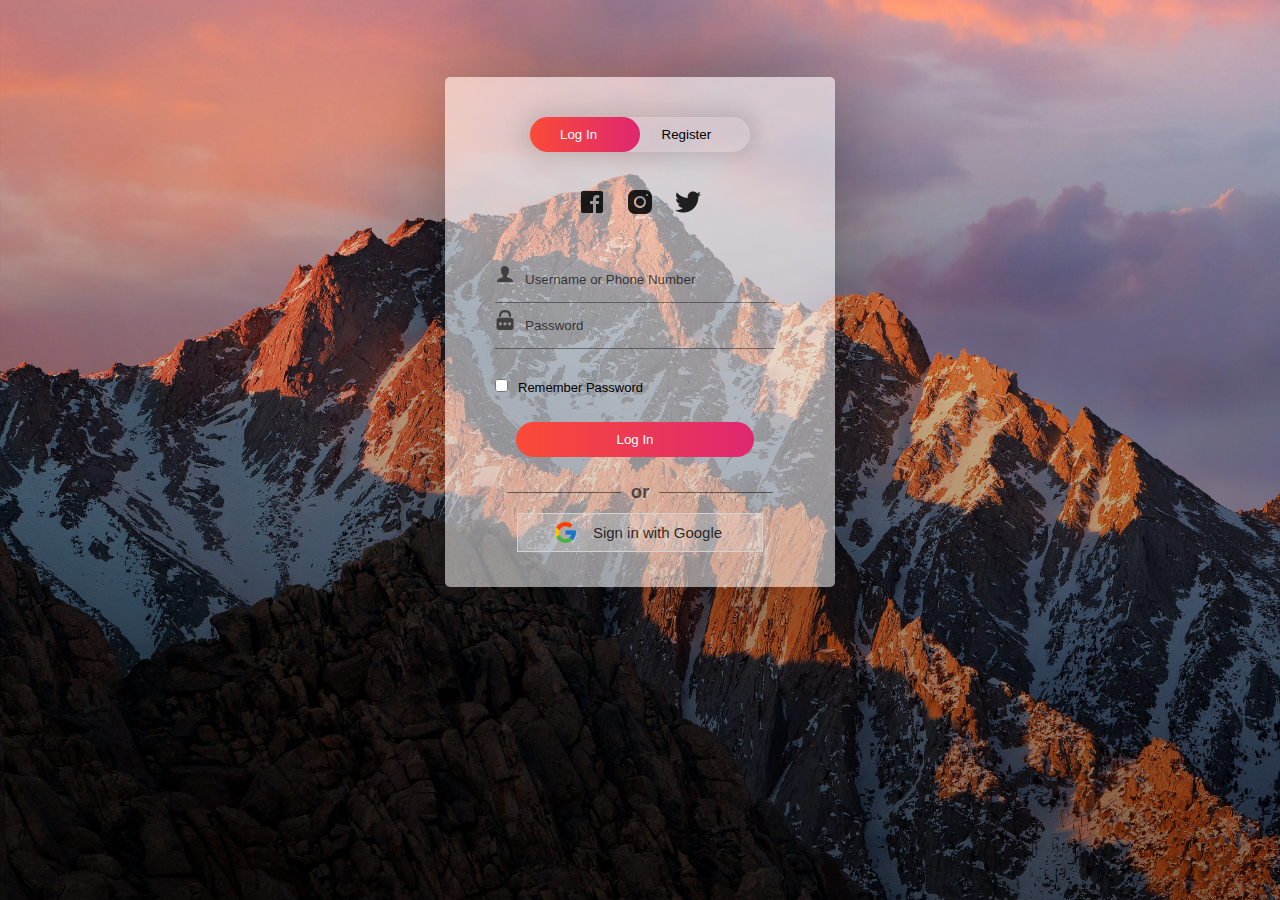
<file: Dragon_E-learning_Website-master/login.html>
<!DOCTYPE html>
<html>
<head>
	<link rel="shortcut icon" type="png" href="images/icon/logo.png">
	<title>Login SignUp</title>
	<link rel="stylesheet" type="text/css" href="loginStyle.css">
	<script src="https://ajax.googleapis.com/ajax/libs/jquery/3.4.1/jquery.min.js"></script>

  <!-- It will redirect to the Home Page after submitting the form -->
  <script>
  $(document).ready(function(){
    $("form").submit(function(){
      alert("Great Job !");
    });
  });
  </script>
</head>
<body>
		<div class="form-box">
			<div class="button-box">
				<div id="btn"></div>
				<button type="button" class="toggle-btn" id="log" onclick="login()" style="color: #fff;">Log In</button>
				<button type="button" class="toggle-btn" id="reg" onclick="register()">Register</button>
			</div>
			<div class="social-icons">
				<img src="images/icon/fb2.png">
				<img src="images/icon/insta2.png">
				<img src="images/icon/tt2.png">
			</div>
			
			<!-- Login Form -->
			<form id="login" class="input-group" action="index.html">
				<div class="inp">
					<img src="images/icon/user.png"><input type="text" id="email" class="input-field" placeholder="Username or Phone Number" style="width: 88%; border:none;" required="required">
				</div>
				<div class="inp">
					<img src="images/icon/password.png"><input type="password" id="password" class="input-field" placeholder="Password" style="width: 88%; border: none;" required="required">
				</div>
				<input type="checkbox" class="check-box">Remember Password
				<button type="submit" class="submit-btn">Log In</button>
			</form>


			<div class="other" id="other">
				<div class="instead">
					<h3>or</h3>
				</div>
				<button class="connect" onclick="google()">
					<img src="images/icon/google.png"><span>Sign in with Google</span>
				</button>
			</div>
			
			<!-- Registration Form -->
			<form id="register" class="input-group">
				<input type="text" class="input-field" placeholder="Full Name" required="required">
				<input type="email" class="input-field" placeholder="Email Address" required="required">
				<input type="password" class="input-field" placeholder="Create Password" name="psame" required="required">
				<input type="password" class="input-field" placeholder="Confirm Password" name="psame" required="required">
				<input type="checkbox" class="check-box" id="chkAgree" onclick="goFurther()">I agree to the Terms & Conditions
				<button type="submit" id="btnSubmit" class="submit-btn reg-btn">Register</button>
			</form>
		</div>
		<script type="text/javascript" src="script.js"></script>
</body>
</html>
</file>
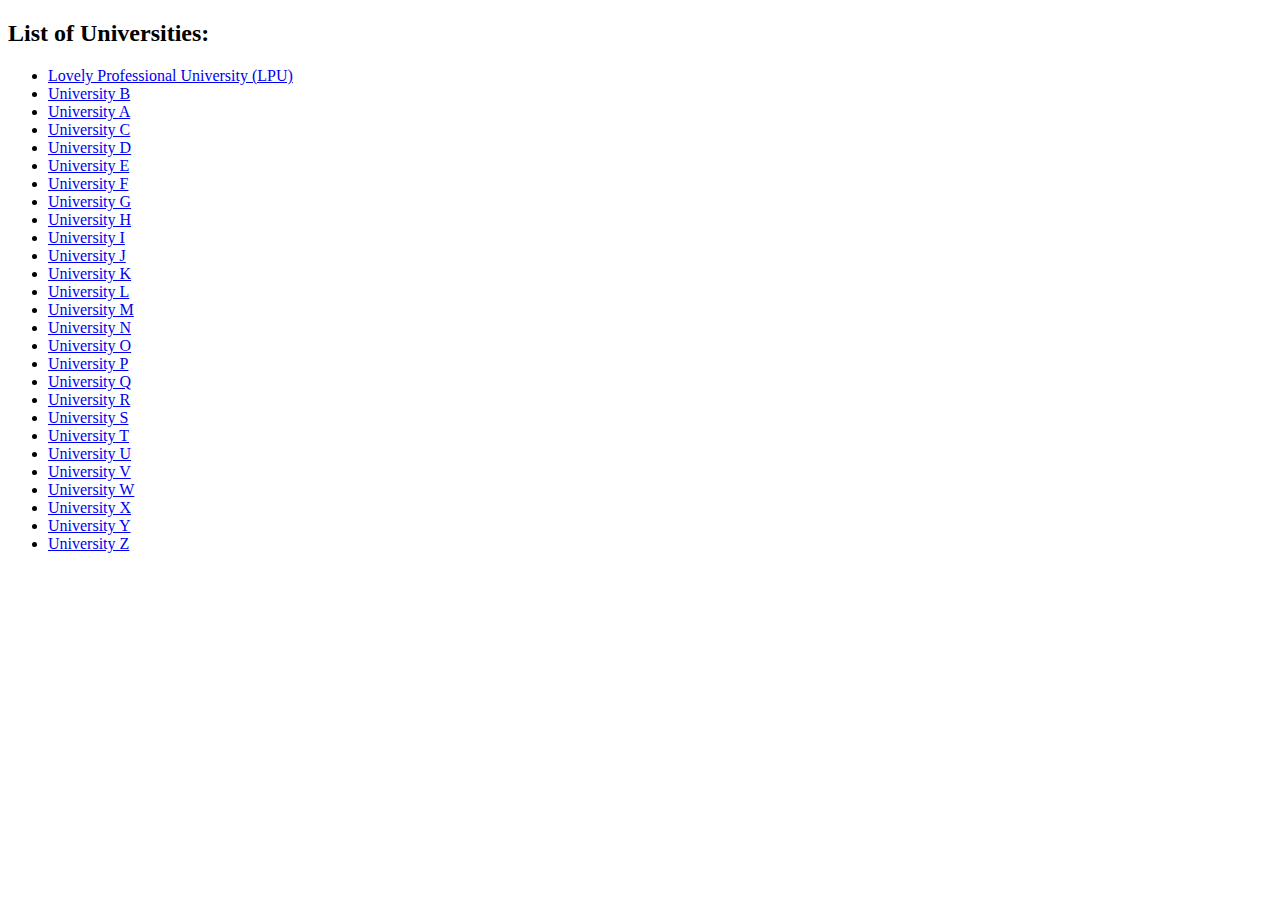
<file: university_search/Demo.html>
<!DOCTYPE html>
<html lang="en">
<head>
    <meta charset="UTF-8">
    <meta name="viewport" content="width=device-width, initial-scale=1.0">
    <title>List of Universities</title>
</head>
<body>
    <div id="universityList">
        <h2>List of Universities:</h2>
        <ul>
            <li><a href="./university_course/Lovely_Professional_University.html">Lovely Professional University (LPU)</a></li>
            <li><a href="https://example.com/university_b">University B</a></li>
            <li><a href="https://example.com/university_a">University A</a></li>
            <li><a href="https://example.com/university_c">University C</a></li>
            <li><a href="https://example.com/university_d">University D</a></li>
            <li><a href="https://example.com/university_e">University E</a></li>
            <li><a href="https://example.com/university_f">University F</a></li>
            <li><a href="https://example.com/university_g">University G</a></li>
            <li><a href="https://example.com/university_h">University H</a></li>
            <li><a href="https://example.com/university_i">University I</a></li>
            <li><a href="https://example.com/university_j">University J</a></li>
            <li><a href="https://example.com/university_k">University K</a></li>
            <li><a href="https://example.com/university_l">University L</a></li>
            <li><a href="https://example.com/university_m">University M</a></li>
            <li><a href="https://example.com/university_n">University N</a></li>
            <li><a href="https://example.com/university_o">University O</a></li>
            <li><a href="https://example.com/university_p">University P</a></li>
            <li><a href="https://example.com/university_q">University Q</a></li>
            <li><a href="https://example.com/university_r">University R</a></li>
            <li><a href="https://example.com/university_s">University S</a></li>
            <li><a href="https://example.com/university_t">University T</a></li>
            <li><a href="https://example.com/university_u">University U</a></li>
            <li><a href="https://example.com/university_v">University V</a></li>
            <li><a href="https://example.com/university_w">University W</a></li>
            <li><a href="https://example.com/university_x">University X</a></li>
            <li><a href="https://example.com/university_y">University Y</a></li>
            <li><a href="https://example.com/university_z">University Z</a></li>
        </ul>
    </div>
</body>
</html>
</file>
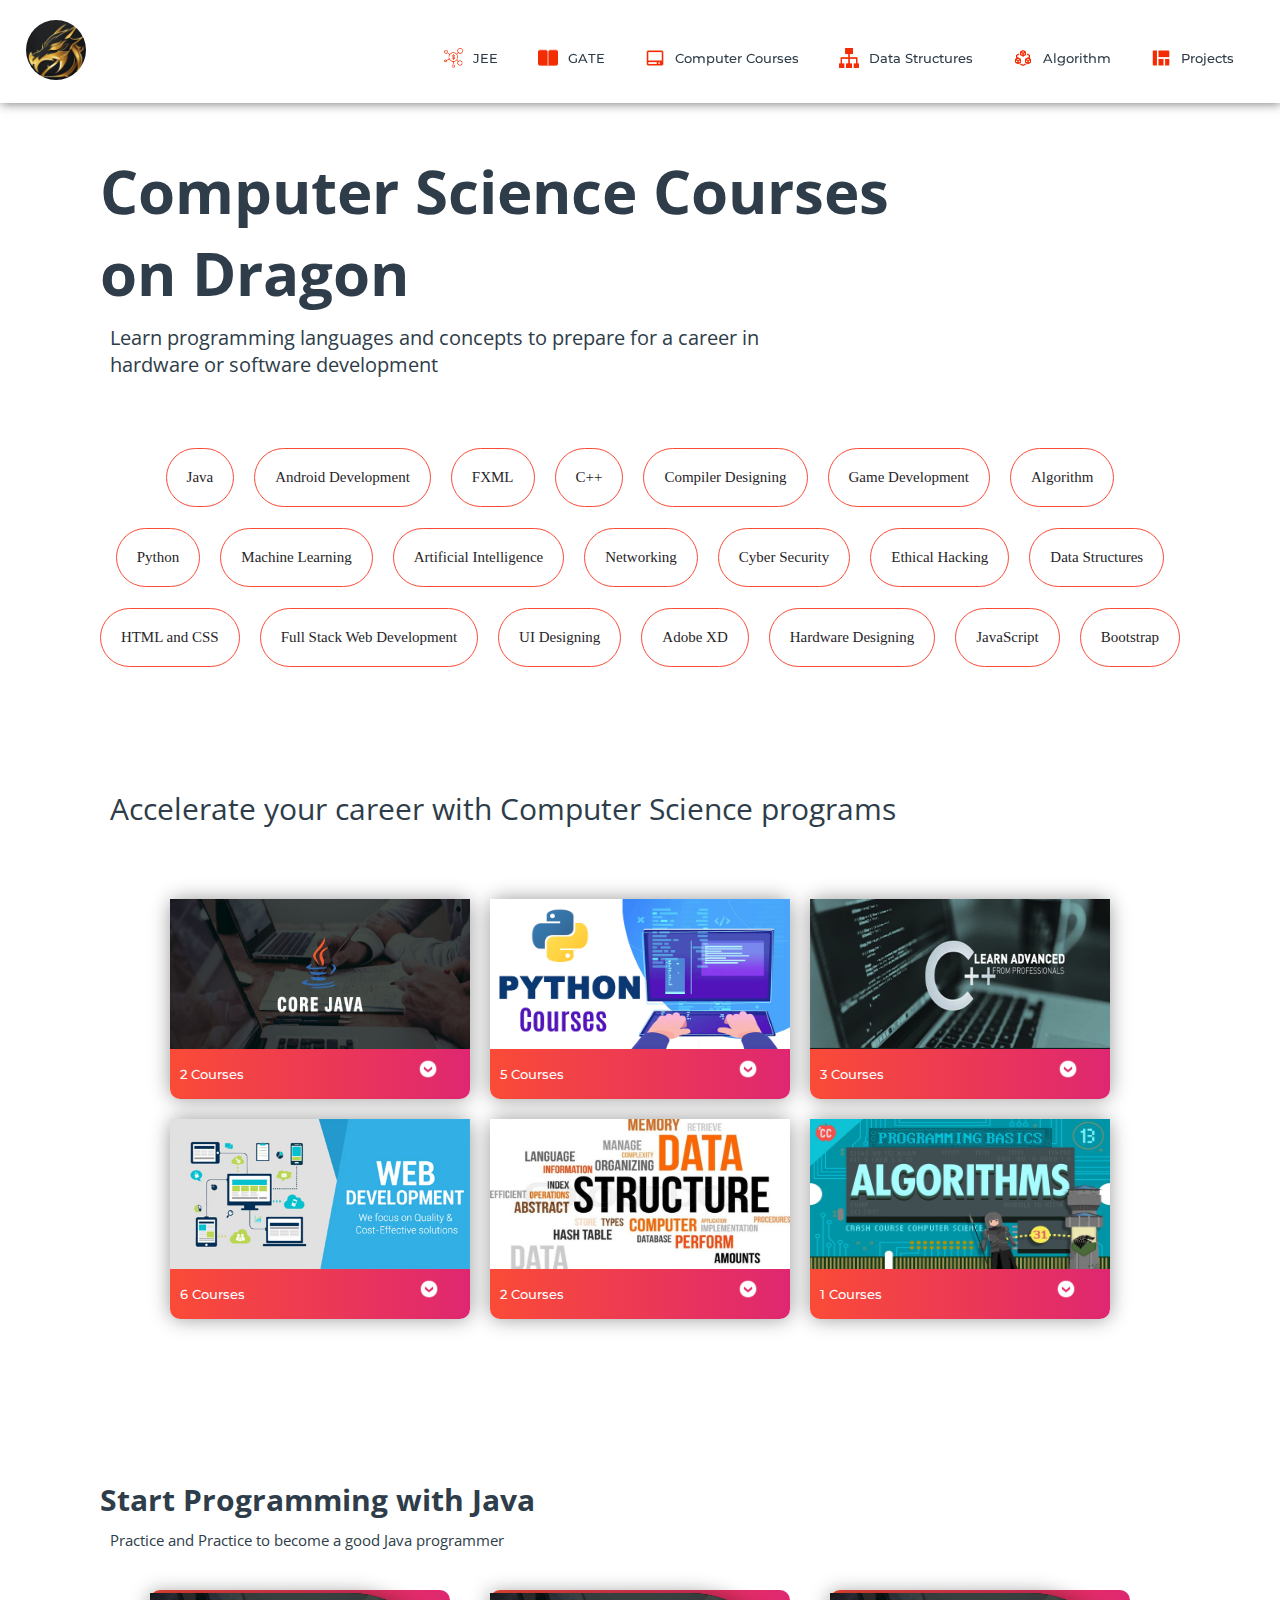
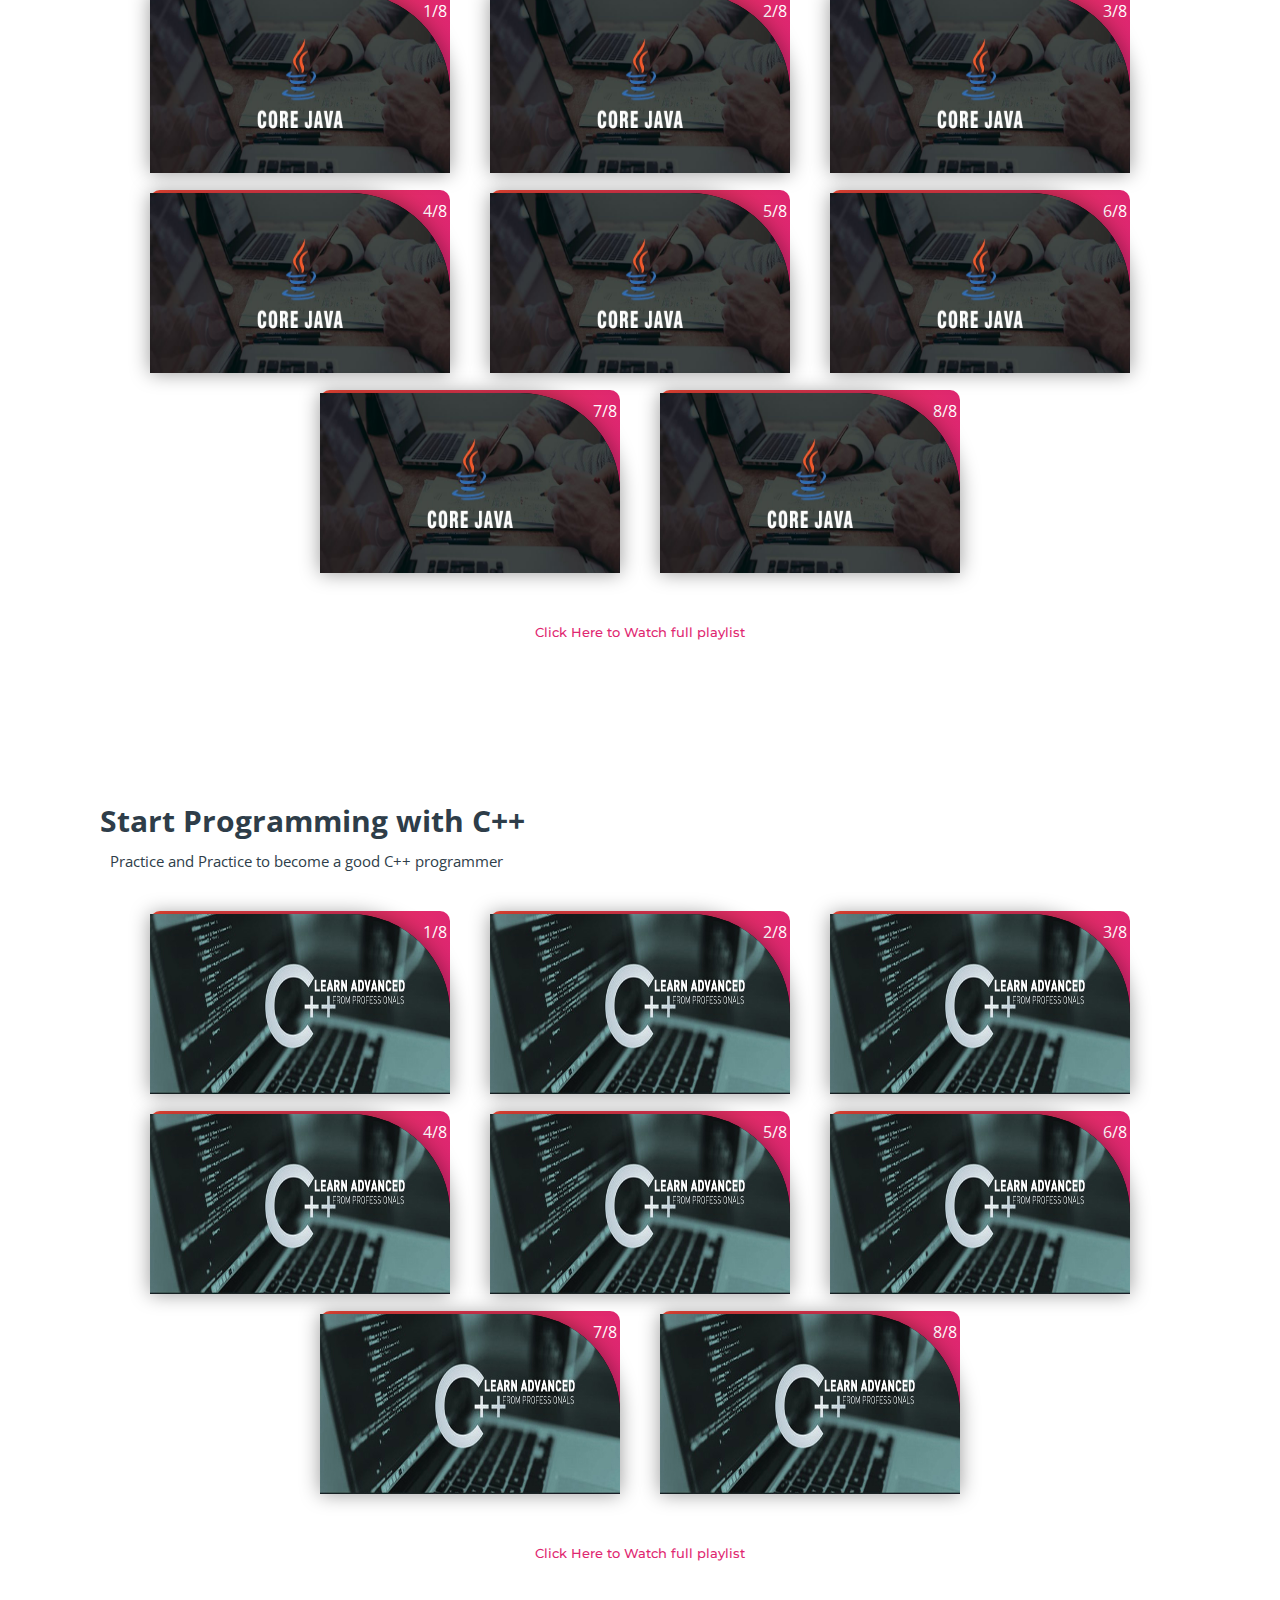
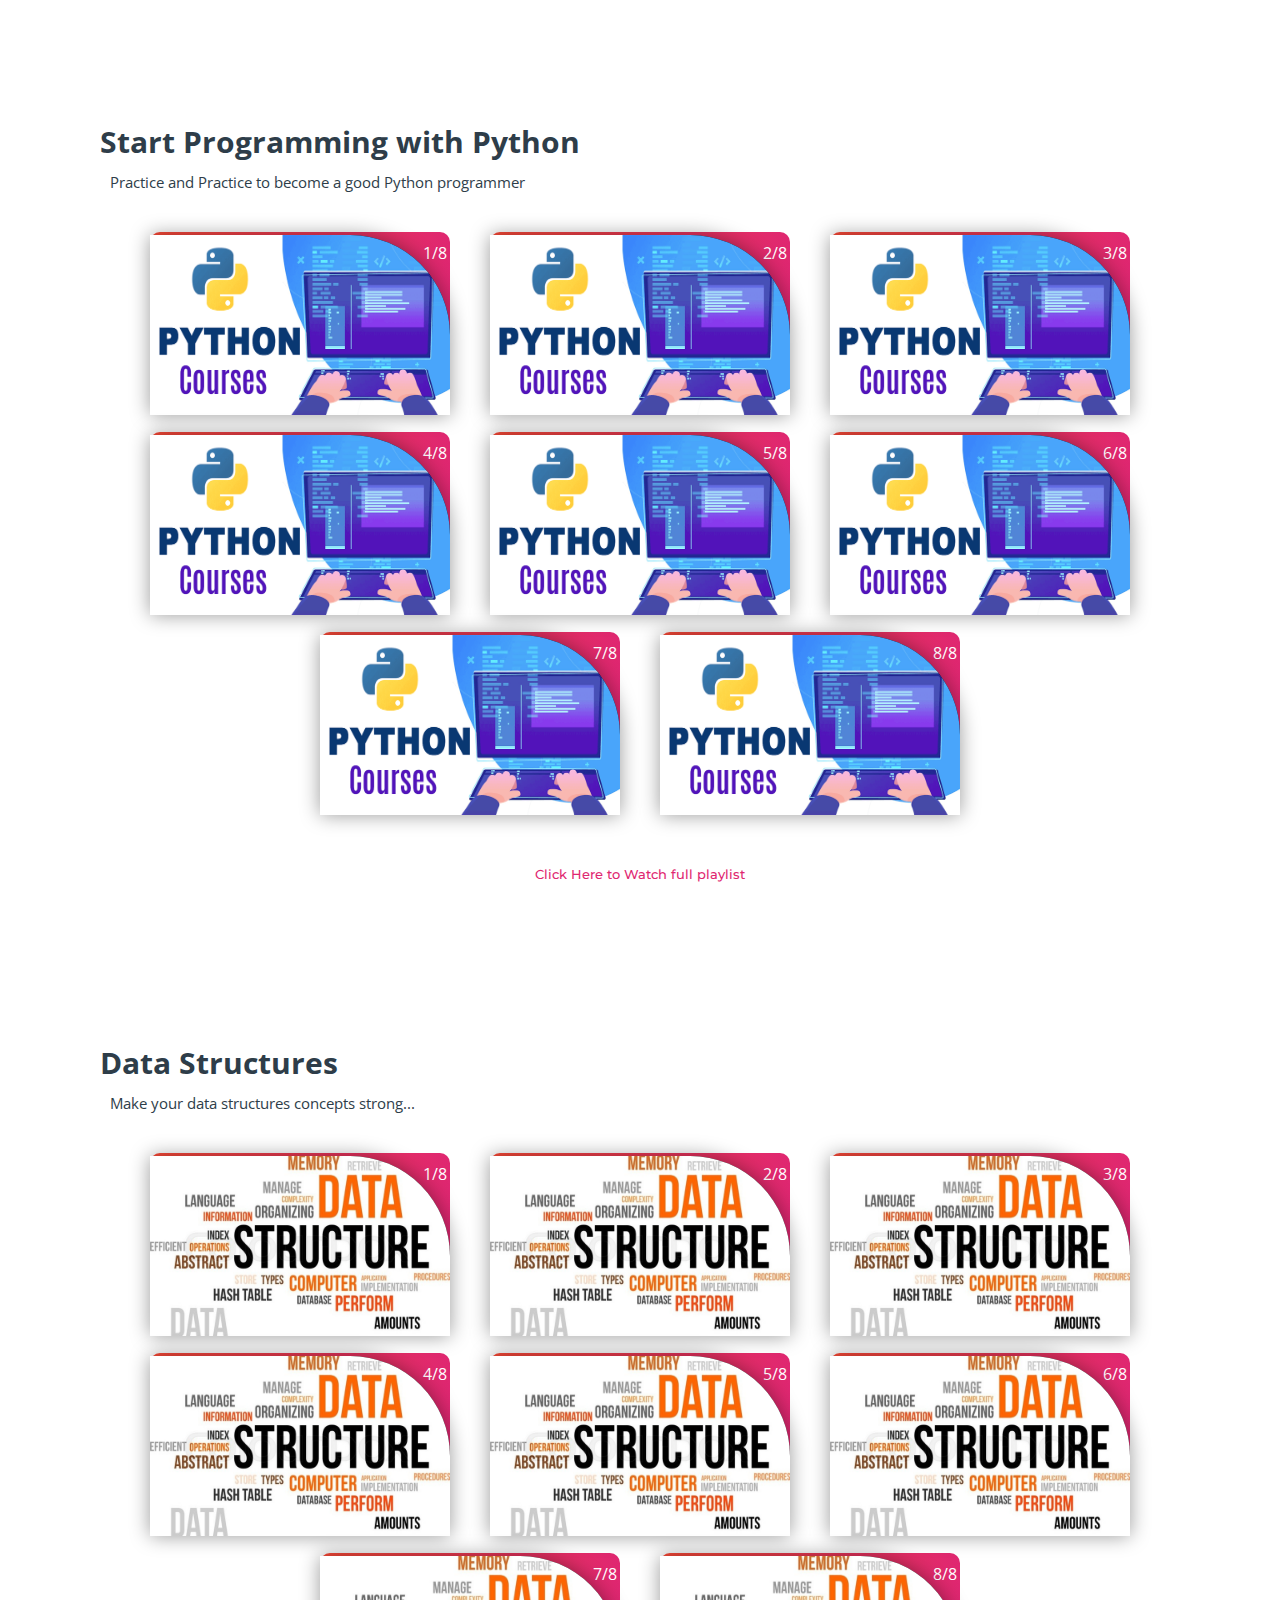
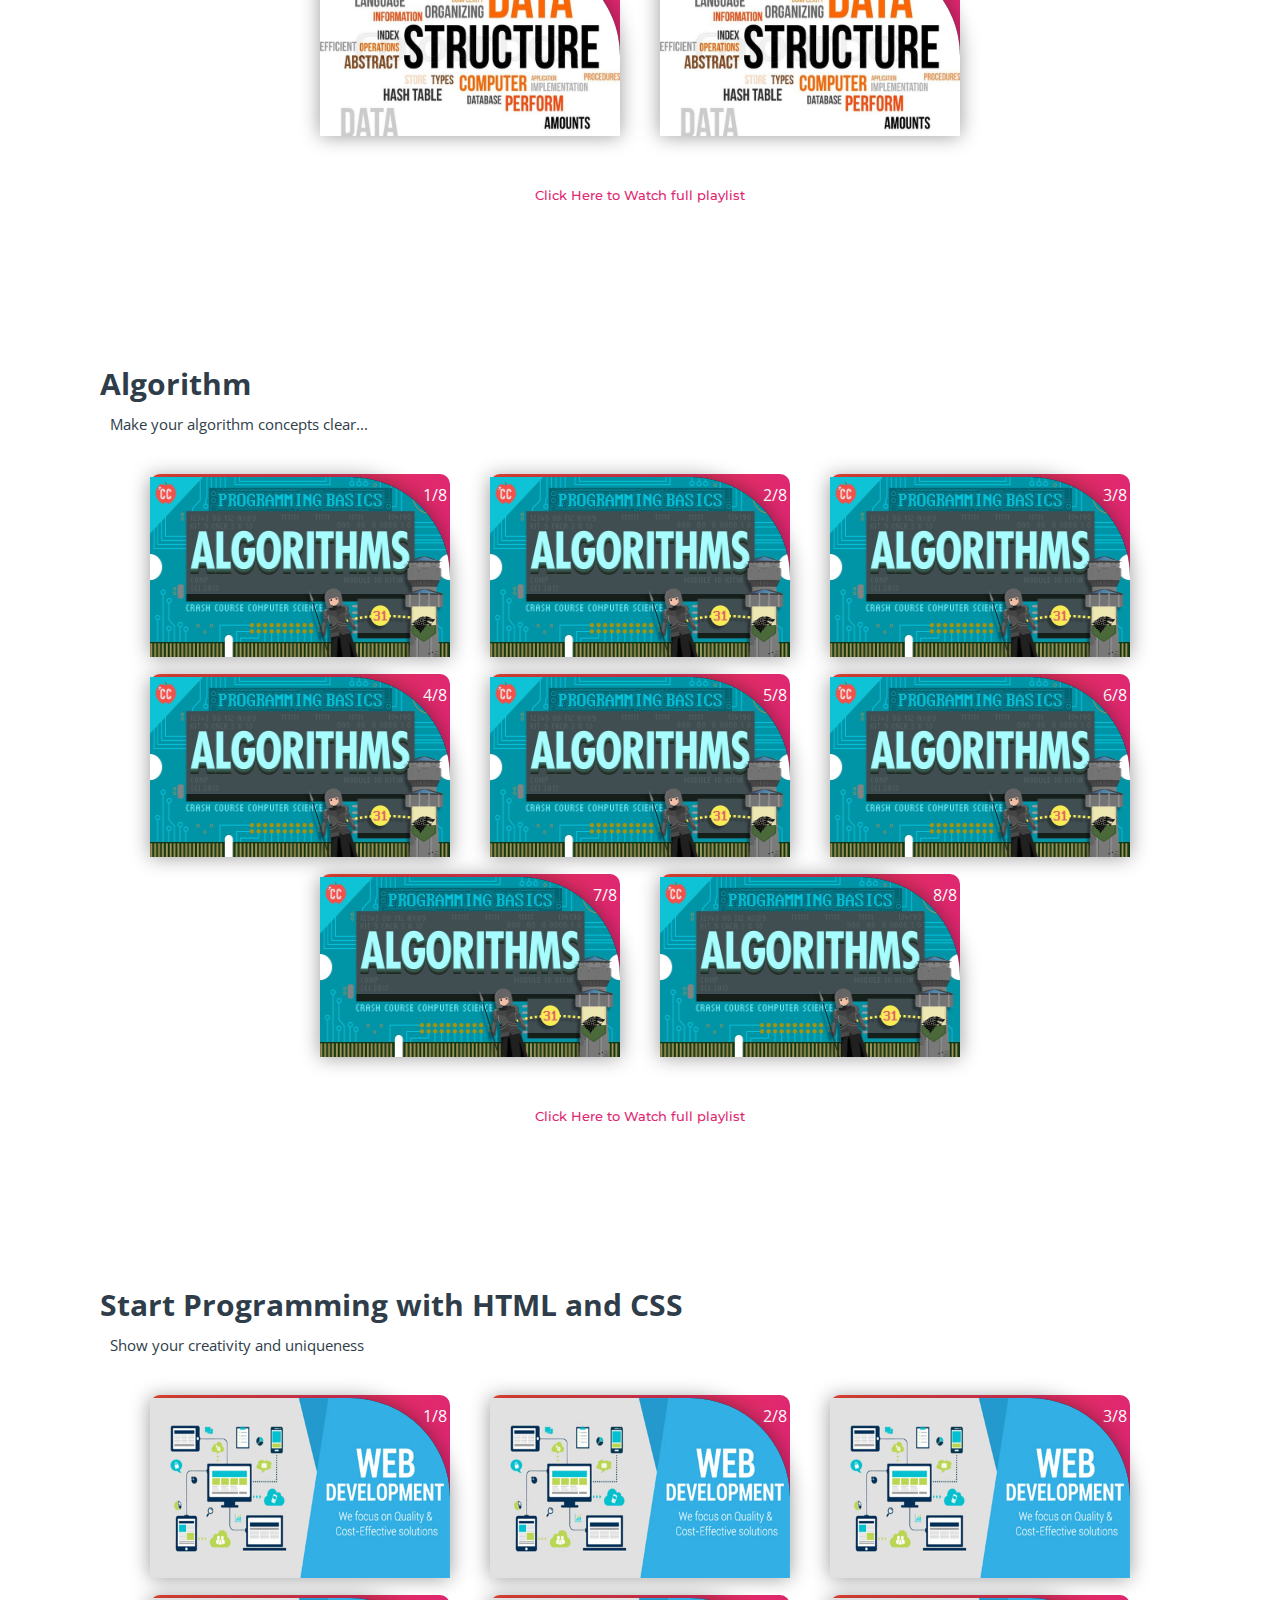
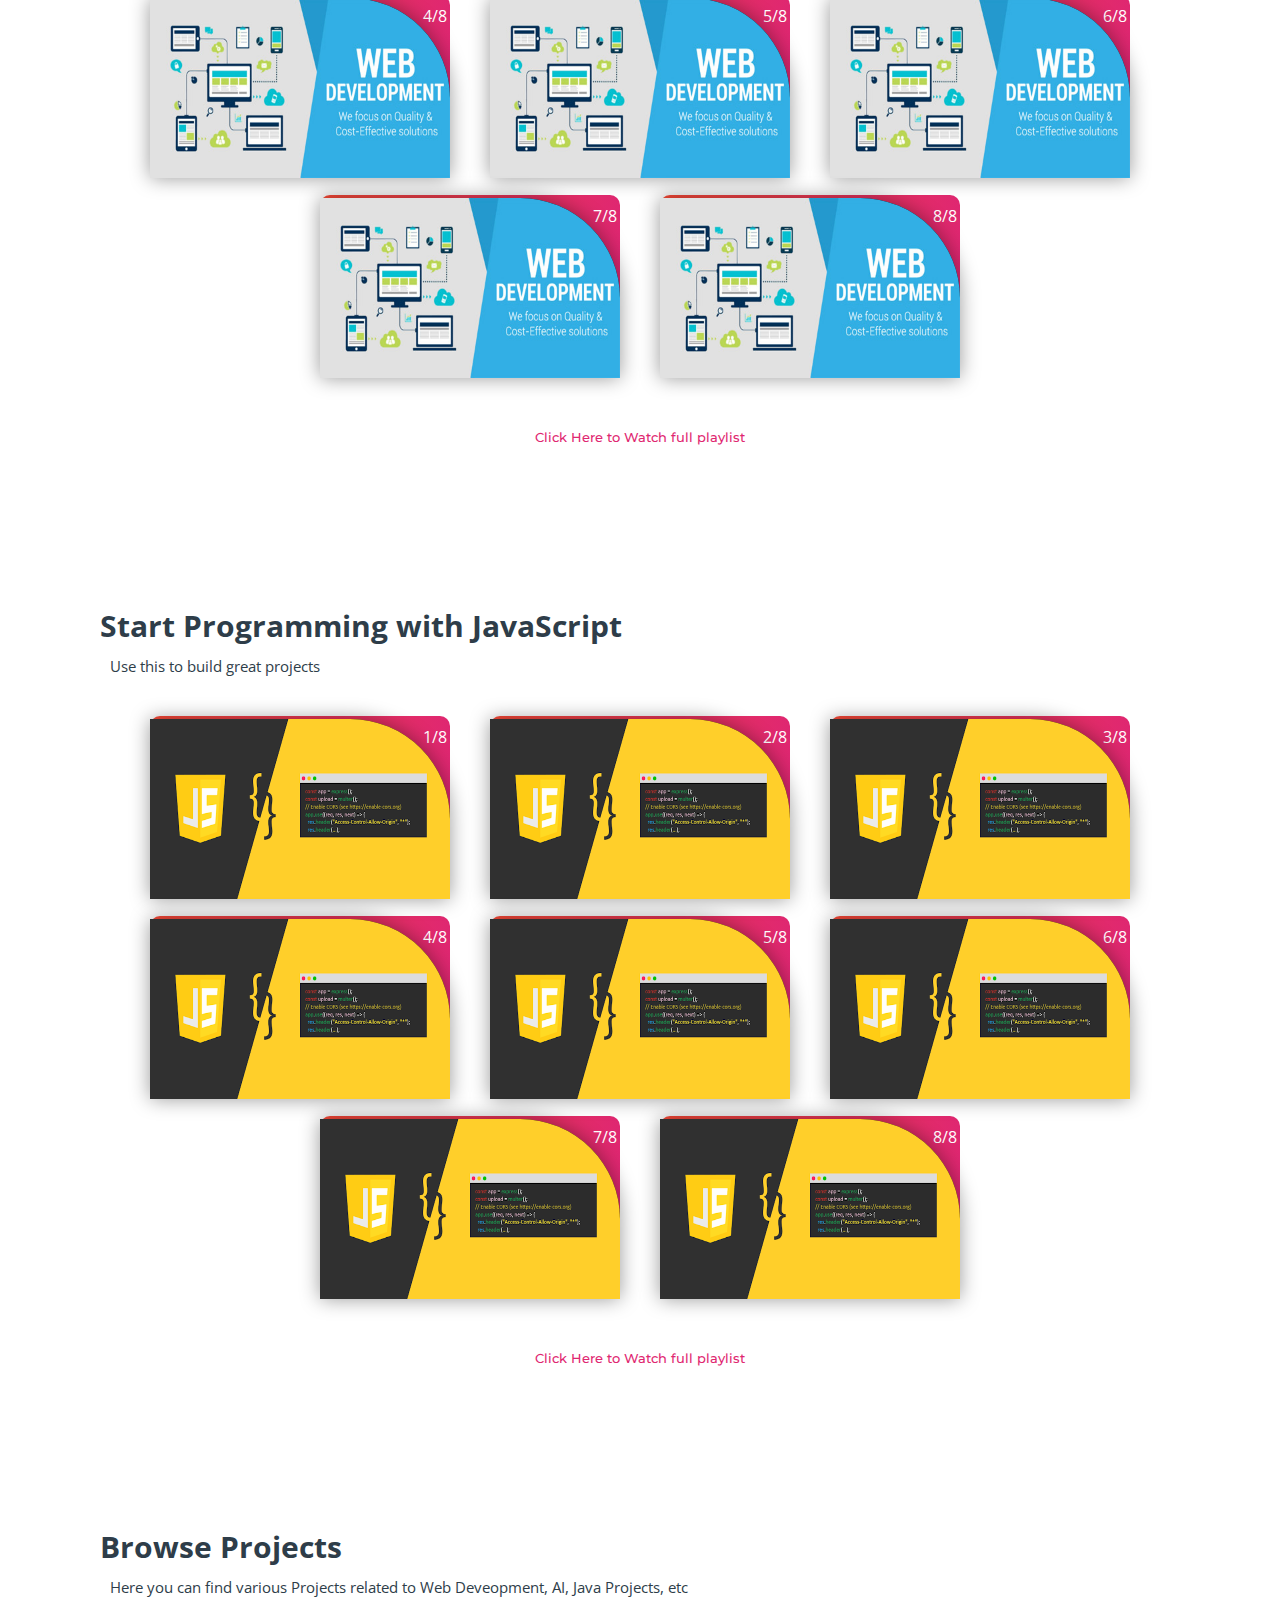
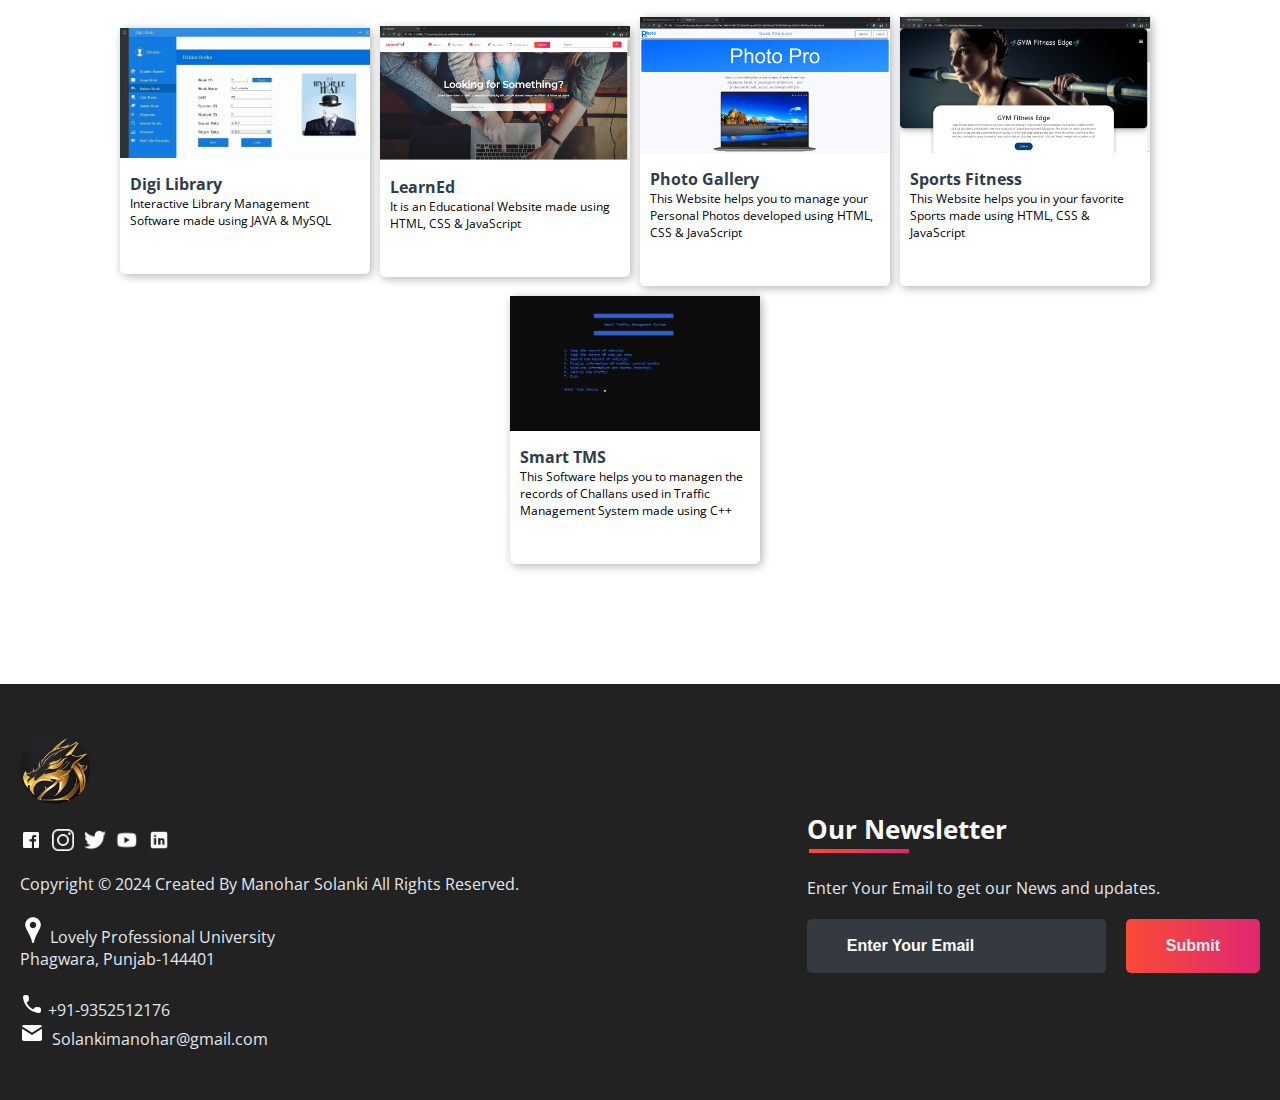
<file: Dragon_E-learning_Website-master/subjects/computer_courses.html>
<!DOCTYPE html>
<html>
<head>
	<link rel="shortcut icon" type="png" href="../images/icon/logo.png">
	<title>Computer Science Courses on Dragon</title>
	<link rel="stylesheet" type="text/css" href="subjects.css">
	<script type="text/javascript" src="../script.js"></script>
</head>
<body>
	
<!-- NAVIGATION -->
	<header>
		<div class="nav" id="nav">
			<div id="learned-logo">
			<a href="../index.html"><img src="../images/icon/logo.png" style="width: 60px; border-radius: 50%;">
			</a></div>
			<div class="switch-tab" id="switch-tab" onclick="switchTAB()"><img src="../images/icon/menu.png"></div>
			<ul id="list-switch">
				<li><a href="jee.html"><img src="../images/courses/d1.png" class="icon">JEE</a></li>
				<li><a href="gate.html"><img src="../images/courses/paper.png" class="icon">GATE</a></li>
				<li><a href="#"><img src="../images/courses/computer.png" class="icon">Computer Courses</a></li>
				<li><a href="#data"><img src="../images/courses/data.png" class="icon">Data Structures</a></li>
				<li><a href="#algo"><img src="../images/courses/algo.png" class="icon">Algorithm</a></li>
				<li><a href="#projects"><img src="../images/courses/projects.png" class="icon">Projects</a></li>
			</ul>
			<div class="search" id="search-switch">
				<input type="search" placeholder="Search" class="srch"><button id="srchbtn"><img src="../images/icon/search.png"></button>
			</div>
		</div>
	</header>
	

<!-- MAIN Heading of Page -->
	<div class="title">
		<span>Computer Science Courses<br>on Dragon</span>
		<div class="shortdesc">
			<p>Learn programming languages and concepts to prepare for a career in<br>hardware or software development</p>
		</div>
	</div>


<!-- Some KeyWords related to Topic -->
	<div class="course">
		<div class="cbox">
		<div class="det"><a href="#java">Java</a></div>
		<div class="det"><a href="https://developer.android.com/">Android Development</a></div>
		<div class="det"><a href="https://docs.oracle.com/javafx/2/get_started/fxml_tutorial.htm">FXML</a></div>
		<div class="det"><a href="#c++">C++</a></div>
		<div class="det"><a href="https://www.geeksforgeeks.org/introduction-of-compiler-design/">Compiler Designing</a></div>
		<div class="det"><a href="https://www.coursera.org/specializations/game-design-and-development">Game Development</a></div>
		<div class="det"><a href="#algo">Algorithm</a></div>
		</div>
		<div class="cbox">
		<div class="det"><a href="#python">Python</a></div>
		<div class="det"><a href="https://www.coursera.org/learn/machine-learning">Machine Learning</a></div>
		<div class="det"><a href="https://en.wikipedia.org/wiki/Artificial_intelligence">Artificial Intelligence</a></div>
		<div class="det"><a href="https://en.wikipedia.org/wiki/Network">Networking</a></div>
		<div class="det"><a href="https://www.kaspersky.co.in/resource-center/definitions/what-is-cyber-security">Cyber Security</a></div>
		<div class="det"><a href="https://www.eccouncil.org/ethical-hacking/">Ethical Hacking</a></div>
		<div class="det"><a href="#data">Data Structures</a></div>
		</div>
		<div class="cbox">
		<div class="det"><a href="#html_css">HTML and CSS</a></div>
		<div class="det"><a href="https://www.udacity.com/course/full-stack-web-developer-nanodegree--nd0044">Full Stack Web Development</a></div>
		<div class="det"><a href="https://uxplanet.org/what-is-ui-vs-ux-design-and-the-difference-d9113f6612de?gi=6d9d13f4cc95">UI Designing</a></div>
		<div class="det"><a href="https://www.adobe.com/in/products/xd.html">Adobe XD</a></div>
		<div class="det"><a href="https://www.sciencedirect.com/topics/computer-science/hardware-design">Hardware Designing</a></div>
		<div class="det"><a href="#javascript">JavaScript</a></div>
		<div class="det"><a href="#html_css">Bootstrap</a></div>
		</div>
	</div>


<!-- Courses Available -->
	<div class="inbt">
		Accelerate your career with Computer Science programs
	</div>

	<div class="ccard">
	<center>
		<div class="ccardbox">
			<div class="dcard">
				<div class="fpart"><img src="../images/courses/java-course.jpg"></div>
				<a href="#java"><div class="spart">2 Courses <img src="../images/icon/dropdown.png"></div></a>
			</div>
			<div class="dcard">
				<div class="fpart"><img src="../images/courses/python-course.png"></div>
				<a href="#python"><div class="spart">5 Courses <img src="../images/icon/dropdown.png"></div></a>
			</div>
			<div class="dcard">
				<div class="fpart"><img src="../images/courses/c-course.jpg"></div>
				<a href="#c++"><div class="spart">3 Courses <img src="../images/icon/dropdown.png"></div></a>
			</div>
		</div>
		<div class="ccardbox">
			<div class="dcard">
				<div class="fpart"><img src="../images/courses/web-course.jpg"></div>
				<a href="#html_css"><div class="spart">6 Courses <img src="../images/icon/dropdown.png"></div></a>
			</div>
			<div class="dcard">
				<div class="fpart"><img src="../images/courses/data-course.jpg"></div>
				<a href="#data"><div class="spart">2 Courses <img src="../images/icon/dropdown.png"></div></a>
			</div>
			<div class="dcard">
				<div class="fpart"><img src="../images/courses/algo-course.jpg"></div>
				<a href="#algo"><div class="spart">1 Courses <img src="../images/icon/dropdown.png"></div></a>
			</div>
		</div>
	</center>
	</div>


<!-- Videos on JAVA Lectures -->
	<div class="title2" id="java">
		<span>Start Programming with Java</span>
		<div class="shortdesc2">
			<p>Practice and Practice to become a good Java programmer</p>
		</div>
	</div>
	
	<center>
		<div class="ccardbox2">
			<div class="dcard2"><span class="tag" >1/8</span>
				<div class="fpart2">
					<img src="../images/courses/java-course.jpg">
					<iframe src="https://www.youtube.com/embed/IsLyduxZ9sc" frameborder="0" allow="accelerometer; autoplay; encrypted-media; gyroscope; picture-in-picture" allowfullscreen></iframe>
				</div>
			</div>
			<div class="dcard2"><span class="tag" >2/8</span>
				<div class="fpart2">
					<img src="../images/courses/java-course.jpg">
					<iframe src="https://www.youtube.com/embed/U_vuESBFEpE" frameborder="0" allow="accelerometer; autoplay; encrypted-media; gyroscope; picture-in-picture" allowfullscreen></iframe>
				</div>
			</div>
			<div class="dcard2"><span class="tag" >3/8</span>
				<div class="fpart2">
					<img src="../images/courses/java-course.jpg">
					<iframe src="https://www.youtube.com/embed/7i8vbPA37y0" frameborder="0" allow="accelerometer; autoplay; encrypted-media; gyroscope; picture-in-picture" allowfullscreen></iframe>
				</div>
			</div>
			<div class="dcard2"><span class="tag" >4/8</span>
				<div class="fpart2">
					<img src="../images/courses/java-course.jpg">
					<iframe src="https://www.youtube.com/embed/FB47F-QIk3k" frameborder="0" allow="accelerometer; autoplay; encrypted-media; gyroscope; picture-in-picture" allowfullscreen></iframe>
				</div>
			</div>
			<div class="dcard2"><span class="tag" >5/8</span>
				<div class="fpart2">
					<img src="../images/courses/java-course.jpg">
					<iframe src="https://www.youtube.com/embed/8qyVcHJ1Et4" frameborder="0" allow="accelerometer; autoplay; encrypted-media; gyroscope; picture-in-picture" allowfullscreen></iframe>
				</div>
			</div>
			<div class="dcard2"><span class="tag" >6/8</span>
				<div class="fpart2">
					<img src="../images/courses/java-course.jpg">
					<iframe src="https://www.youtube.com/embed/N53Vf8HGd-0" frameborder="0" allow="accelerometer; autoplay; encrypted-media; gyroscope; picture-in-picture" allowfullscreen></iframe>
				</div>
			</div>
			<div class="dcard2"><span class="tag" >7/8</span>
				<div class="fpart2">
					<img src="../images/courses/java-course.jpg">
					<iframe src="https://www.youtube.com/embed/slz2Vc904Qg" frameborder="0" allow="accelerometer; autoplay; encrypted-media; gyroscope; picture-in-picture" allowfullscreen></iframe>
				</div>
			</div>
			<div class="dcard2"><span class="tag" >8/8</span>
				<div class="fpart2">
					<img src="../images/courses/java-course.jpg">
					<iframe src="https://www.youtube.com/embed/Q0NVRQP1Z5g" frameborder="0" allow="accelerometer; autoplay; encrypted-media; gyroscope; picture-in-picture" allowfullscreen></iframe>
				</div>
			</div>
		</div>
	</center>
	<br><br>
	<div class="click-me">
		<a href="https://www.youtube.com/watch?v=IsLyduxZ9sc&list=PLX9Zi6XTqOKQ7TdRz0QynGIKuMV9Q2H8E" target="_blank">Click Here to Watch full playlist</a>
	</div>

<!-- Videos on C++ Lectures -->

	<div class="title2" id="c++">
		<span>Start Programming with C++</span>
		<div class="shortdesc2">
			<p>Practice and Practice to become a good C++ programmer</p>
		</div>
	</div>
	<center>
		<div class="ccardbox2">
			<div class="dcard2"><span class="tag" >1/8</span>
				<div class="fpart2"><img src="../images/courses/c-course.jpg">
					<iframe src="https://www.youtube.com/embed/Iuo9PpGE04Y" frameborder="0" allow="accelerometer; autoplay; encrypted-media; gyroscope; picture-in-picture" allowfullscreen></iframe>
				</div>
			</div>
			<div class="dcard2"><span class="tag" >2/8</span>
				<div class="fpart2"><img src="../images/courses/c-course.jpg">
					<iframe src="https://www.youtube.com/embed/52dHKRD7cdg" frameborder="0" allow="accelerometer; autoplay; encrypted-media; gyroscope; picture-in-picture" allowfullscreen></iframe>
				</div>
			</div>
			<div class="dcard2"><span class="tag" >3/8</span>
				<div class="fpart2"><img src="../images/courses/c-course.jpg">
					<iframe src="https://www.youtube.com/embed/Iuo9PpGE04Y" frameborder="0" allow="accelerometer; autoplay; encrypted-media; gyroscope; picture-in-picture" allowfullscreen></iframe>
				</div>
			</div>
			<div class="dcard2"><span class="tag" >4/8</span>
				<div class="fpart2"><img src="../images/courses/c-course.jpg">
					<iframe src="https://www.youtube.com/embed/Iuo9PpGE04Y" frameborder="0" allow="accelerometer; autoplay; encrypted-media; gyroscope; picture-in-picture" allowfullscreen></iframe>
				</div>
			</div>
		
			<div class="dcard2"><span class="tag" >5/8</span>
				<div class="fpart2"><img src="../images/courses/c-course.jpg">
					<iframe src="https://www.youtube.com/embed/Iuo9PpGE04Y" frameborder="0" allow="accelerometer; autoplay; encrypted-media; gyroscope; picture-in-picture" allowfullscreen></iframe>
				</div>
			</div>
			<div class="dcard2"><span class="tag" >6/8</span>
				<div class="fpart2"><img src="../images/courses/c-course.jpg">
					<iframe src="https://www.youtube.com/embed/Iuo9PpGE04Y" frameborder="0" allow="accelerometer; autoplay; encrypted-media; gyroscope; picture-in-picture" allowfullscreen></iframe>
				</div>
			</div>
			<div class="dcard2"><span class="tag" >7/8</span>
				<div class="fpart2"><img src="../images/courses/c-course.jpg">
					<iframe src="https://www.youtube.com/embed/Iuo9PpGE04Y" frameborder="0" allow="accelerometer; autoplay; encrypted-media; gyroscope; picture-in-picture" allowfullscreen></iframe>
				</div>
			</div>
			<div class="dcard2"><span class="tag" >8/8</span>
				<div class="fpart2"><img src="../images/courses/c-course.jpg">
					<iframe src="https://www.youtube.com/embed/Iuo9PpGE04Y" frameborder="0" allow="accelerometer; autoplay; encrypted-media; gyroscope; picture-in-picture" allowfullscreen></iframe>
				</div>
			</div>
		</div>
	</center>
<br><br>
	<div class="click-me">
		<a href="https://www.youtube.com/watch?v=Iuo9PpGE04Y&feature=youtu.be" target="_blank">Click Here to Watch full playlist</a>
	</div>

<!-- Videos on PYTHON Lectures -->

	<div class="title2" id="python">
		<span>Start Programming with Python</span>
		<div class="shortdesc2">
			<p>Practice and Practice to become a good Python programmer</p>
		</div>
	</div>
	<center>
		<div class="ccardbox2">
			<div class="dcard2"><span class="tag" >1/8</span>
				<div class="fpart2"><img src="../images/courses/python-course.png">
					<iframe src="https://www.youtube.com/embed/QXeEoD0pB3E" frameborder="0" allow="accelerometer; autoplay; encrypted-media; gyroscope; picture-in-picture" allowfullscreen></iframe>
				</div>
			</div>
			<div class="dcard2"><span class="tag" >2/8</span>
				<div class="fpart2"><img src="../images/courses/python-course.png">
					<iframe src="https://www.youtube.com/embed/QXeEoD0pB3E" frameborder="0" allow="accelerometer; autoplay; encrypted-media; gyroscope; picture-in-picture" allowfullscreen></iframe>
				</div>
			</div>
			<div class="dcard2"><span class="tag" >3/8</span>
				<div class="fpart2"><img src="../images/courses/python-course.png">
					<iframe src="https://www.youtube.com/embed/QXeEoD0pB3E" frameborder="0" allow="accelerometer; autoplay; encrypted-media; gyroscope; picture-in-picture" allowfullscreen></iframe>
				</div>
			</div>
			<div class="dcard2"><span class="tag" >4/8</span>
				<div class="fpart2"><img src="../images/courses/python-course.png">
					<iframe src="https://www.youtube.com/embed/QXeEoD0pB3E" frameborder="0" allow="accelerometer; autoplay; encrypted-media; gyroscope; picture-in-picture" allowfullscreen></iframe>
				</div>
			</div>
		
			<div class="dcard2"><span class="tag" >5/8</span>
				<div class="fpart2"><img src="../images/courses/python-course.png">
					<iframe src="https://www.youtube.com/embed/QXeEoD0pB3E" frameborder="0" allow="accelerometer; autoplay; encrypted-media; gyroscope; picture-in-picture" allowfullscreen></iframe>
				</div>
			</div>
			<div class="dcard2"><span class="tag" >6/8</span>
				<div class="fpart2"><img src="../images/courses/python-course.png">
					<iframe src="https://www.youtube.com/embed/QXeEoD0pB3E" frameborder="0" allow="accelerometer; autoplay; encrypted-media; gyroscope; picture-in-picture" allowfullscreen></iframe>
				</div>
			</div>
			<div class="dcard2"><span class="tag" >7/8</span>
				<div class="fpart2"><img src="../images/courses/python-course.png">
					<iframe src="https://www.youtube.com/embed/QXeEoD0pB3E" frameborder="0" allow="accelerometer; autoplay; encrypted-media; gyroscope; picture-in-picture" allowfullscreen></iframe>
				</div>
			</div>
			<div class="dcard2"><span class="tag" >8/8</span>
				<div class="fpart2"><img src="../images/courses/python-course.png">
					<iframe src="https://www.youtube.com/embed/QXeEoD0pB3E" frameborder="0" allow="accelerometer; autoplay; encrypted-media; gyroscope; picture-in-picture" allowfullscreen></iframe>
				</div>
			</div>
		</div>
	</center>

<br><br>
	<div class="click-me">
		<a href="https://youtu.be/QXeEoD0pB3E" target="_blank">Click Here to Watch full playlist</a>
	</div>
<!-- Videos on DATA STRUCTURES Lectures -->

	<div class="title2" id="data">
		<span>Data Structures</span>
		<div class="shortdesc2">
			<p>Make your data structures concepts strong...</p>
		</div>
	</div>
	<center>
		<div class="ccardbox2">
			<div class="dcard2"><span class="tag" >1/8</span>
				<div class="fpart2"><img src="../images/courses/data-course.jpg">
					<iframe src="https://www.youtube.com/embed/Db9ZYbJONHc" frameborder="0" allow="accelerometer; autoplay; encrypted-media; gyroscope; picture-in-picture" allowfullscreen></iframe>
				</div>
			</div>
			<div class="dcard2"><span class="tag" >2/8</span>
				<div class="fpart2"><img src="../images/courses/data-course.jpg">
					<iframe src="https://www.youtube.com/embed/Db9ZYbJONHc" frameborder="0" allow="accelerometer; autoplay; encrypted-media; gyroscope; picture-in-picture" allowfullscreen></iframe>
				</div>
			</div>
			<div class="dcard2"><span class="tag" >3/8</span>
				<div class="fpart2"><img src="../images/courses/data-course.jpg">
					<iframe src="https://www.youtube.com/embed/Db9ZYbJONHc" frameborder="0" allow="accelerometer; autoplay; encrypted-media; gyroscope; picture-in-picture" allowfullscreen></iframe>
				</div>
			</div>
			<div class="dcard2"><span class="tag" >4/8</span>
				<div class="fpart2"><img src="../images/courses/data-course.jpg">
					<iframe src="https://www.youtube.com/embed/Db9ZYbJONHc" frameborder="0" allow="accelerometer; autoplay; encrypted-media; gyroscope; picture-in-picture" allowfullscreen></iframe>
				</div>
			</div>
		
			<div class="dcard2"><span class="tag" >5/8</span>
				<div class="fpart2"><img src="../images/courses/data-course.jpg">
					<iframe src="https://www.youtube.com/embed/Db9ZYbJONHc" frameborder="0" allow="accelerometer; autoplay; encrypted-media; gyroscope; picture-in-picture" allowfullscreen></iframe>
				</div>
			</div>
			<div class="dcard2"><span class="tag" >6/8</span>
				<div class="fpart2"><img src="../images/courses/data-course.jpg">
					<iframe src="https://www.youtube.com/embed/Db9ZYbJONHc" frameborder="0" allow="accelerometer; autoplay; encrypted-media; gyroscope; picture-in-picture" allowfullscreen></iframe>
				</div>
			</div>
			<div class="dcard2"><span class="tag" >7/8</span>
				<div class="fpart2"><img src="../images/courses/data-course.jpg">
					<iframe src="https://www.youtube.com/embed/Db9ZYbJONHc" frameborder="0" allow="accelerometer; autoplay; encrypted-media; gyroscope; picture-in-picture" allowfullscreen></iframe>
				</div>
			</div>
			<div class="dcard2"><span class="tag" >8/8</span>
				<div class="fpart2"><img src="../images/courses/data-course.jpg">
					<iframe src="https://www.youtube.com/embed/Db9ZYbJONHc" frameborder="0" allow="accelerometer; autoplay; encrypted-media; gyroscope; picture-in-picture" allowfullscreen></iframe>
				</div>
			</div>
		</div>
	</center>
<br><br>
	<div class="click-me">
		<a href="https://www.youtube.com/watch?v=Db9ZYbJONHc" target="_blank">Click Here to Watch full playlist</a>
	</div>

<!-- Videos on ALGORITHM Lectures -->

	<div class="title2" id="algo">
		<span>Algorithm</span>
		<div class="shortdesc2">
			<p>Make your algorithm concepts clear...</p>
		</div>
	</div>
	<center>
		<div class="ccardbox2">
			<div class="dcard2"><span class="tag" >1/8</span>
				<div class="fpart2"><img src="../images/courses/algo-course.jpg">
					<iframe src="https://www.youtube.com/embed/0IAPZzGSbME" frameborder="0" allow="accelerometer; autoplay; encrypted-media; gyroscope; picture-in-picture" allowfullscreen></iframe>
				</div>
			</div>
			<div class="dcard2"><span class="tag" >2/8</span>
				<div class="fpart2"><img src="../images/courses/algo-course.jpg">
					<iframe src="https://www.youtube.com/embed/0IAPZzGSbME" frameborder="0" allow="accelerometer; autoplay; encrypted-media; gyroscope; picture-in-picture" allowfullscreen></iframe>
				</div>
			</div>
			<div class="dcard2"><span class="tag" >3/8</span>
				<div class="fpart2"><img src="../images/courses/algo-course.jpg">
					<iframe src="https://www.youtube.com/embed/0IAPZzGSbME" frameborder="0" allow="accelerometer; autoplay; encrypted-media; gyroscope; picture-in-picture" allowfullscreen></iframe>
				</div>
			</div>
			<div class="dcard2"><span class="tag" >4/8</span>
				<div class="fpart2"><img src="../images/courses/algo-course.jpg">
					<iframe src="https://www.youtube.com/embed/0IAPZzGSbME" frameborder="0" allow="accelerometer; autoplay; encrypted-media; gyroscope; picture-in-picture" allowfullscreen></iframe>
				</div>
			</div>
		
			<div class="dcard2"><span class="tag" >5/8</span>
				<div class="fpart2"><img src="../images/courses/algo-course.jpg">
					<iframe src="https://www.youtube.com/embed/0IAPZzGSbME" frameborder="0" allow="accelerometer; autoplay; encrypted-media; gyroscope; picture-in-picture" allowfullscreen></iframe>
				</div>
			</div>
			<div class="dcard2"><span class="tag" >6/8</span>
				<div class="fpart2"><img src="../images/courses/algo-course.jpg">
					<iframe src="https://www.youtube.com/embed/0IAPZzGSbME" frameborder="0" allow="accelerometer; autoplay; encrypted-media; gyroscope; picture-in-picture" allowfullscreen></iframe>
				</div>
			</div>
			<div class="dcard2"><span class="tag" >7/8</span>
				<div class="fpart2"><img src="../images/courses/algo-course.jpg">
					<iframe src="https://www.youtube.com/embed/0IAPZzGSbME" frameborder="0" allow="accelerometer; autoplay; encrypted-media; gyroscope; picture-in-picture" allowfullscreen></iframe>
				</div>
			</div>
			<div class="dcard2"><span class="tag" >8/8</span>
				<div class="fpart2"><img src="../images/courses/algo-course.jpg">
					<iframe src="https://www.youtube.com/embed/0IAPZzGSbME" frameborder="0" allow="accelerometer; autoplay; encrypted-media; gyroscope; picture-in-picture" allowfullscreen></iframe>
				</div>
			</div>
		</div>
	</center>
<br><br>
	<div class="click-me">
		<a href="https://www.youtube.com/watch?v=0IAPZzGSbME" target="_blank">Click Here to Watch full playlist</a>
	</div>

<!-- Videos on HTML and CSS Lectures -->

	<div class="title2" id="html_css">
		<span>Start Programming with HTML and CSS</span>
		<div class="shortdesc2">
			<p>Show your creativity and uniqueness</p>
		</div>
	</div>
	<center>
		<div class="ccardbox2">
			<div class="dcard2"><span class="tag" >1/8</span>
				<div class="fpart2"><img src="../images/courses/web-course.jpg">
					<iframe src="https://www.youtube.com/embed/TKYsuU86-DQ" frameborder="0" allow="accelerometer; autoplay; encrypted-media; gyroscope; picture-in-picture" allowfullscreen></iframe>
				</div>
			</div>
			<div class="dcard2"><span class="tag" >2/8</span>
				<div class="fpart2"><img src="../images/courses/web-course.jpg">
					<iframe src="https://www.youtube.com/embed/TKYsuU86-DQ" frameborder="0" allow="accelerometer; autoplay; encrypted-media; gyroscope; picture-in-picture" allowfullscreen></iframe>
				</div>
			</div>
			<div class="dcard2"><span class="tag" >3/8</span>
				<div class="fpart2"><img src="../images/courses/web-course.jpg">
					<iframe src="https://www.youtube.com/embed/TKYsuU86-DQ" frameborder="0" allow="accelerometer; autoplay; encrypted-media; gyroscope; picture-in-picture" allowfullscreen></iframe>
				</div>
			</div>
			<div class="dcard2"><span class="tag" >4/8</span>
				<div class="fpart2"><img src="../images/courses/web-course.jpg">
					<iframe src="https://www.youtube.com/embed/TKYsuU86-DQ" frameborder="0" allow="accelerometer; autoplay; encrypted-media; gyroscope; picture-in-picture" allowfullscreen></iframe>
				</div>
			</div>
		
			<div class="dcard2"><span class="tag" >5/8</span>
				<div class="fpart2"><img src="../images/courses/web-course.jpg">
					<iframe src="https://www.youtube.com/embed/TKYsuU86-DQ" frameborder="0" allow="accelerometer; autoplay; encrypted-media; gyroscope; picture-in-picture" allowfullscreen></iframe>
				</div>
			</div>
			<div class="dcard2"><span class="tag" >6/8</span>
				<div class="fpart2"><img src="../images/courses/web-course.jpg">
					<iframe src="https://www.youtube.com/embed/TKYsuU86-DQ" frameborder="0" allow="accelerometer; autoplay; encrypted-media; gyroscope; picture-in-picture" allowfullscreen></iframe>
				</div>
			</div>
			<div class="dcard2"><span class="tag" >7/8</span>
				<div class="fpart2"><img src="../images/courses/web-course.jpg">
					<iframe src="https://www.youtube.com/embed/TKYsuU86-DQ" frameborder="0" allow="accelerometer; autoplay; encrypted-media; gyroscope; picture-in-picture" allowfullscreen></iframe>
				</div>
			</div>
			<div class="dcard2"><span class="tag" >8/8</span>
				<div class="fpart2"><img src="../images/courses/web-course.jpg">
					<iframe src="https://www.youtube.com/embed/TKYsuU86-DQ" frameborder="0" allow="accelerometer; autoplay; encrypted-media; gyroscope; picture-in-picture" allowfullscreen></iframe>
				</div>
			</div>
		</div>
	</center>

<br><br>
	<div class="click-me">
		<a href="https://www.youtube.com/watch?v=TKYsuU86-DQ" target="_blank">Click Here to Watch full playlist</a>
	</div>
<!-- Videos on JAVASCRIPT Lectures -->

	<div class="title2" id="javascript">
		<span>Start Programming with JavaScript</span>
		<div class="shortdesc2">
			<p>Use this to build great projects</p>
		</div>
	</div>
	<center>
		<div class="ccardbox2">
			<div class="dcard2"><span class="tag" >1/8</span>
				<div class="fpart2"><img src="../images/courses/javascript-course.jpg">
					<iframe src="https://www.youtube.com/embed/uDwSnnhl1Ng" frameborder="0" allow="accelerometer; autoplay; encrypted-media; gyroscope; picture-in-picture" allowfullscreen></iframe>
				</div>
			</div>
			<div class="dcard2"><span class="tag" >2/8</span>
				<div class="fpart2"><img src="../images/courses/javascript-course.jpg">
					<iframe src="https://www.youtube.com/embed/uDwSnnhl1Ng" frameborder="0" allow="accelerometer; autoplay; encrypted-media; gyroscope; picture-in-picture" allowfullscreen></iframe>
				</div>
			</div>
			<div class="dcard2"><span class="tag" >3/8</span>
				<div class="fpart2"><img src="../images/courses/javascript-course.jpg">
					<iframe src="https://www.youtube.com/embed/uDwSnnhl1Ng" frameborder="0" allow="accelerometer; autoplay; encrypted-media; gyroscope; picture-in-picture" allowfullscreen></iframe>
				</div>
			</div>
			<div class="dcard2"><span class="tag" >4/8</span>
				<div class="fpart2"><img src="../images/courses/javascript-course.jpg">
					<iframe src="https://www.youtube.com/embed/uDwSnnhl1Ng" frameborder="0" allow="accelerometer; autoplay; encrypted-media; gyroscope; picture-in-picture" allowfullscreen></iframe>
				</div>
			</div>
		
			<div class="dcard2"><span class="tag" >5/8</span>
				<div class="fpart2"><img src="../images/courses/javascript-course.jpg">
					<iframe src="https://www.youtube.com/embed/uDwSnnhl1Ng" frameborder="0" allow="accelerometer; autoplay; encrypted-media; gyroscope; picture-in-picture" allowfullscreen></iframe>
				</div>
			</div>
			<div class="dcard2"><span class="tag" >6/8</span>
				<div class="fpart2"><img src="../images/courses/javascript-course.jpg">
					<iframe src="https://www.youtube.com/embed/uDwSnnhl1Ng" frameborder="0" allow="accelerometer; autoplay; encrypted-media; gyroscope; picture-in-picture" allowfullscreen></iframe>
				</div>
			</div>
			<div class="dcard2"><span class="tag" >7/8</span>
				<div class="fpart2"><img src="../images/courses/javascript-course.jpg">
					<iframe src="https://www.youtube.com/embed/uDwSnnhl1Ng" frameborder="0" allow="accelerometer; autoplay; encrypted-media; gyroscope; picture-in-picture" allowfullscreen></iframe>
				</div>
			</div>
			<div class="dcard2"><span class="tag" >8/8</span>
				<div class="fpart2"><img src="../images/courses/javascript-course.jpg">
					<iframe src="https://www.youtube.com/embed/uDwSnnhl1Ng" frameborder="0" allow="accelerometer; autoplay; encrypted-media; gyroscope; picture-in-picture" allowfullscreen></iframe>
				</div>
			</div>
		</div>
	</center>
<br><br>
	<div class="click-me">
		<a href="https://www.youtube.com/watch?v=uDwSnnhl1Ng" target="_blank">Click Here to Watch full playlist</a>
	</div>

<!-- PROJECTS -->
	<div class="title2" id="projects">
		<span>Browse Projects</span>
		<div class="shortdesc2">
			<p>Here you can find various Projects related to Web Deveopment, AI, Java Projects, etc</p>
		</div>
	</div>
	<div class="project-panel">
		<div class="project-card">
			<img src="../images/projects/p1.jpg">
			<div class="info">
				<h4>Digi Library</h4><p>Interactive Library Management Software made using JAVA & MySQL</p>
				<div class="download"><a href="#" target="_blank">Download</a></div>	
			</div>
		</div>
		<div class="project-card">
			<img src="../images/projects/p2.jpg">
			<div class="info">
				<h4>LearnEd</h4><p>It is an Educational Website made using HTML, CSS & JavaScript</p>
				<div class="download"><a href="#" target="_blank">Download</a></div>
			</div>
		</div>
		<div class="project-card">
			<img src="../images/projects/p3.jpg">
			<div class="info">
				<h4>Photo Gallery</h4><p>This Website helps you to manage your Personal Photos developed using HTML, CSS & JavaScript</p>
				<div class="download"><a href="#" target="_blank">Download</a></div>
			</div>
		</div>
		<div class="project-card">
			<img src="../images/projects/p4.jpg">
			<div class="info">
				<h4>Sports Fitness</h4><p>This Website helps you in your favorite Sports made using HTML, CSS & JavaScript</p>
				<div class="download"><a href="#" target="_blank">Download</a></div>
			</div>
		</div>
		<div class="project-card">
			<img src="../images/projects/p5.jpg">
			<div class="info">
				<h4>Smart TMS</h4><p>This Software helps you to managen the records of Challans used in Traffic Management System made using C++</p>
				<div class="download"><a href="#c" target="_blank">Download</a></div>
			</div>
		</div>

	</div>

<br><br><br><br><br>

<!-- FOOTER -->
<footer>
		<div class="footer-container">
			<div class="left-col">
				<img src="../images/icon/logo.png" style="width: 70px; height: 70px; border-radius: 100%;">
				<div class="logo"></div>
				<div class="social-media">
					<a href="#"><img src="../images/icon\fb.png"></a>
					<a href="#"><img src="../images/icon\insta.png"></a>
					<a href="#"><img src="../images/icon\tt.png"></a>
					<a href="#"><img src="../images/icon\ytube.png"></a>
					<a href="#"><img src="../images/icon\linkedin.png"></a>
				</div><br><br>
				<p class="rights-text">Copyright © 2024 Created By Manohar Solanki All Rights Reserved.</p>
				<br><p><img src="../images/icon/location.png"> Lovely Professional University<br>Phagwara, Punjab-144401</p><br>
				<p><img src="../images/icon/phone.png"> +91-9352512176<br><img src="../images/icon/mail.png">&nbsp; Solankimanohar@gmail.com</p>
			</div>
			<div class="right-col">
				<h1 style="color: #fff">Our Newsletter</h1>
				<div class="border"></div><br>
				<p>Enter Your Email to get our News and updates.</p>
				<form class="newsletter-form">
					<input class="txtb" type="email" placeholder="Enter Your Email">
					<input class="btn" type="submit" value="Submit">
				</form>
			</div>
		</div>
	</footer>

</body>
</html>
</file>
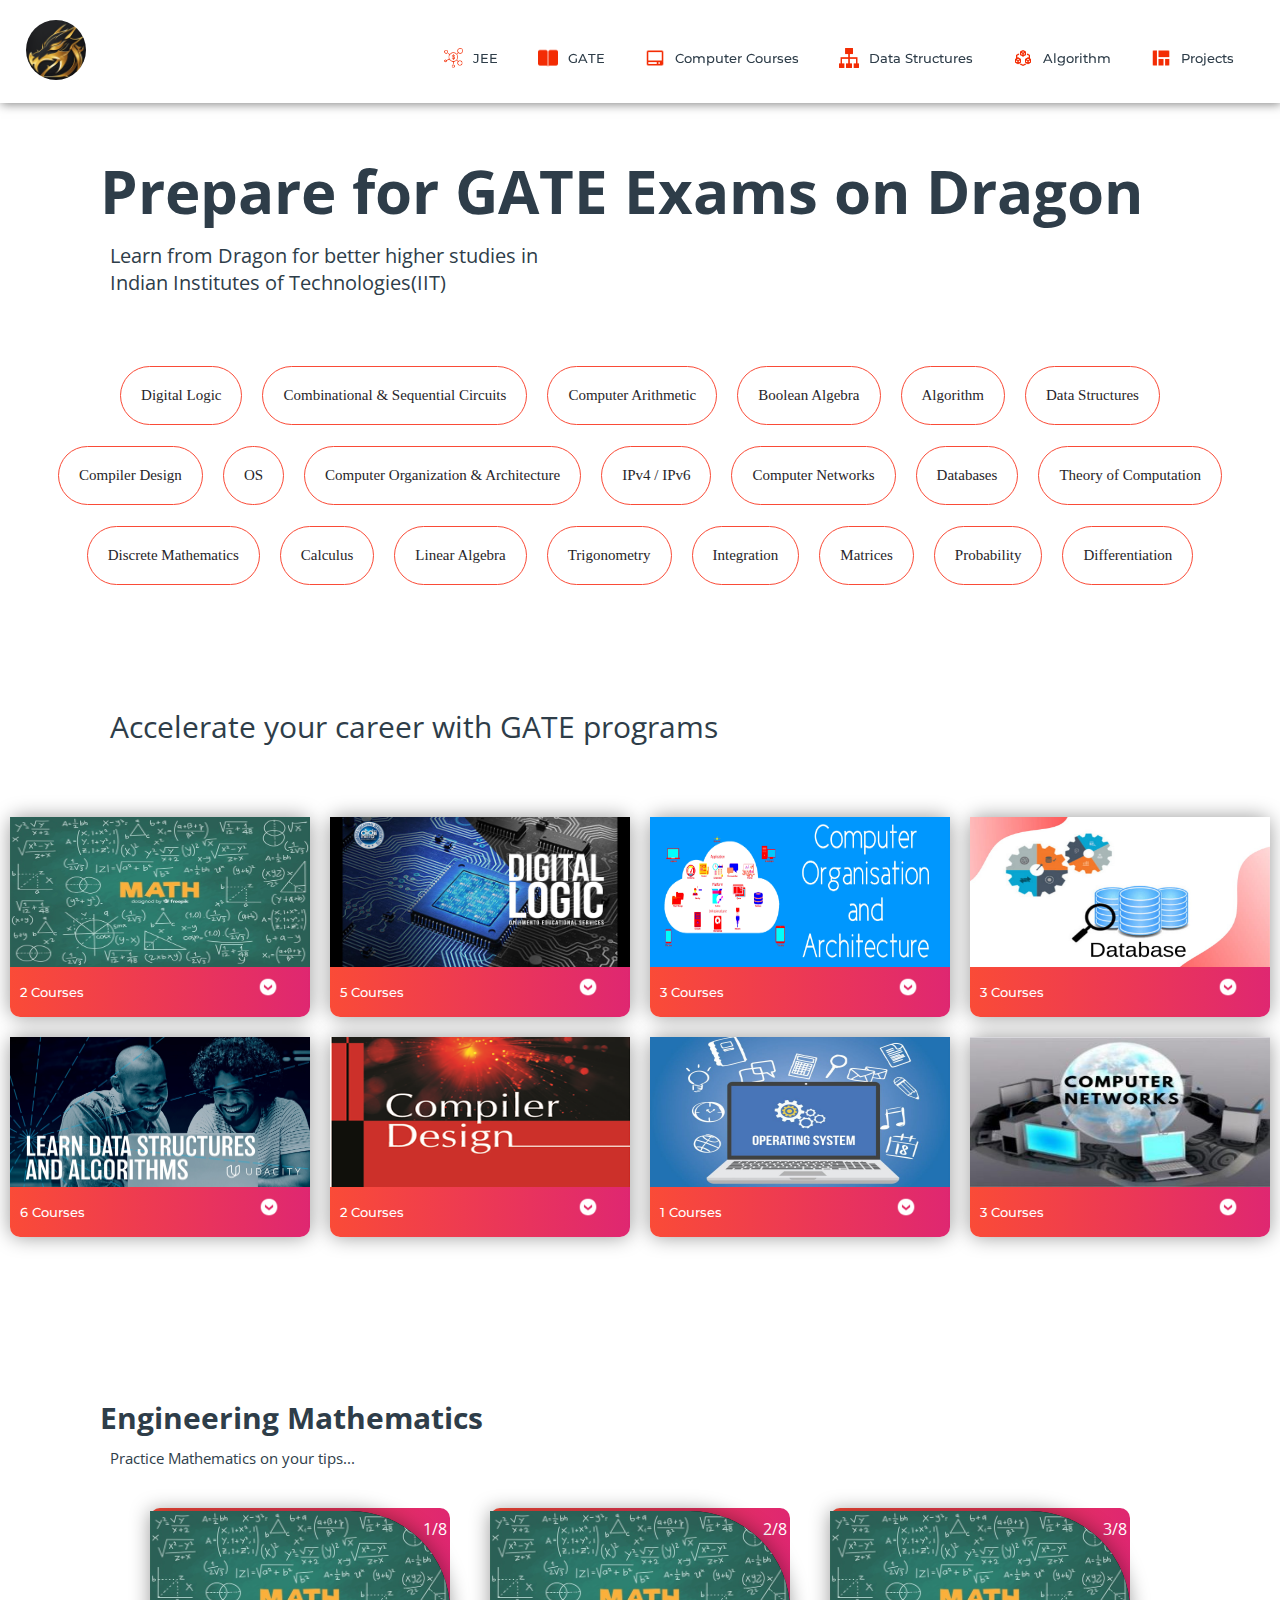
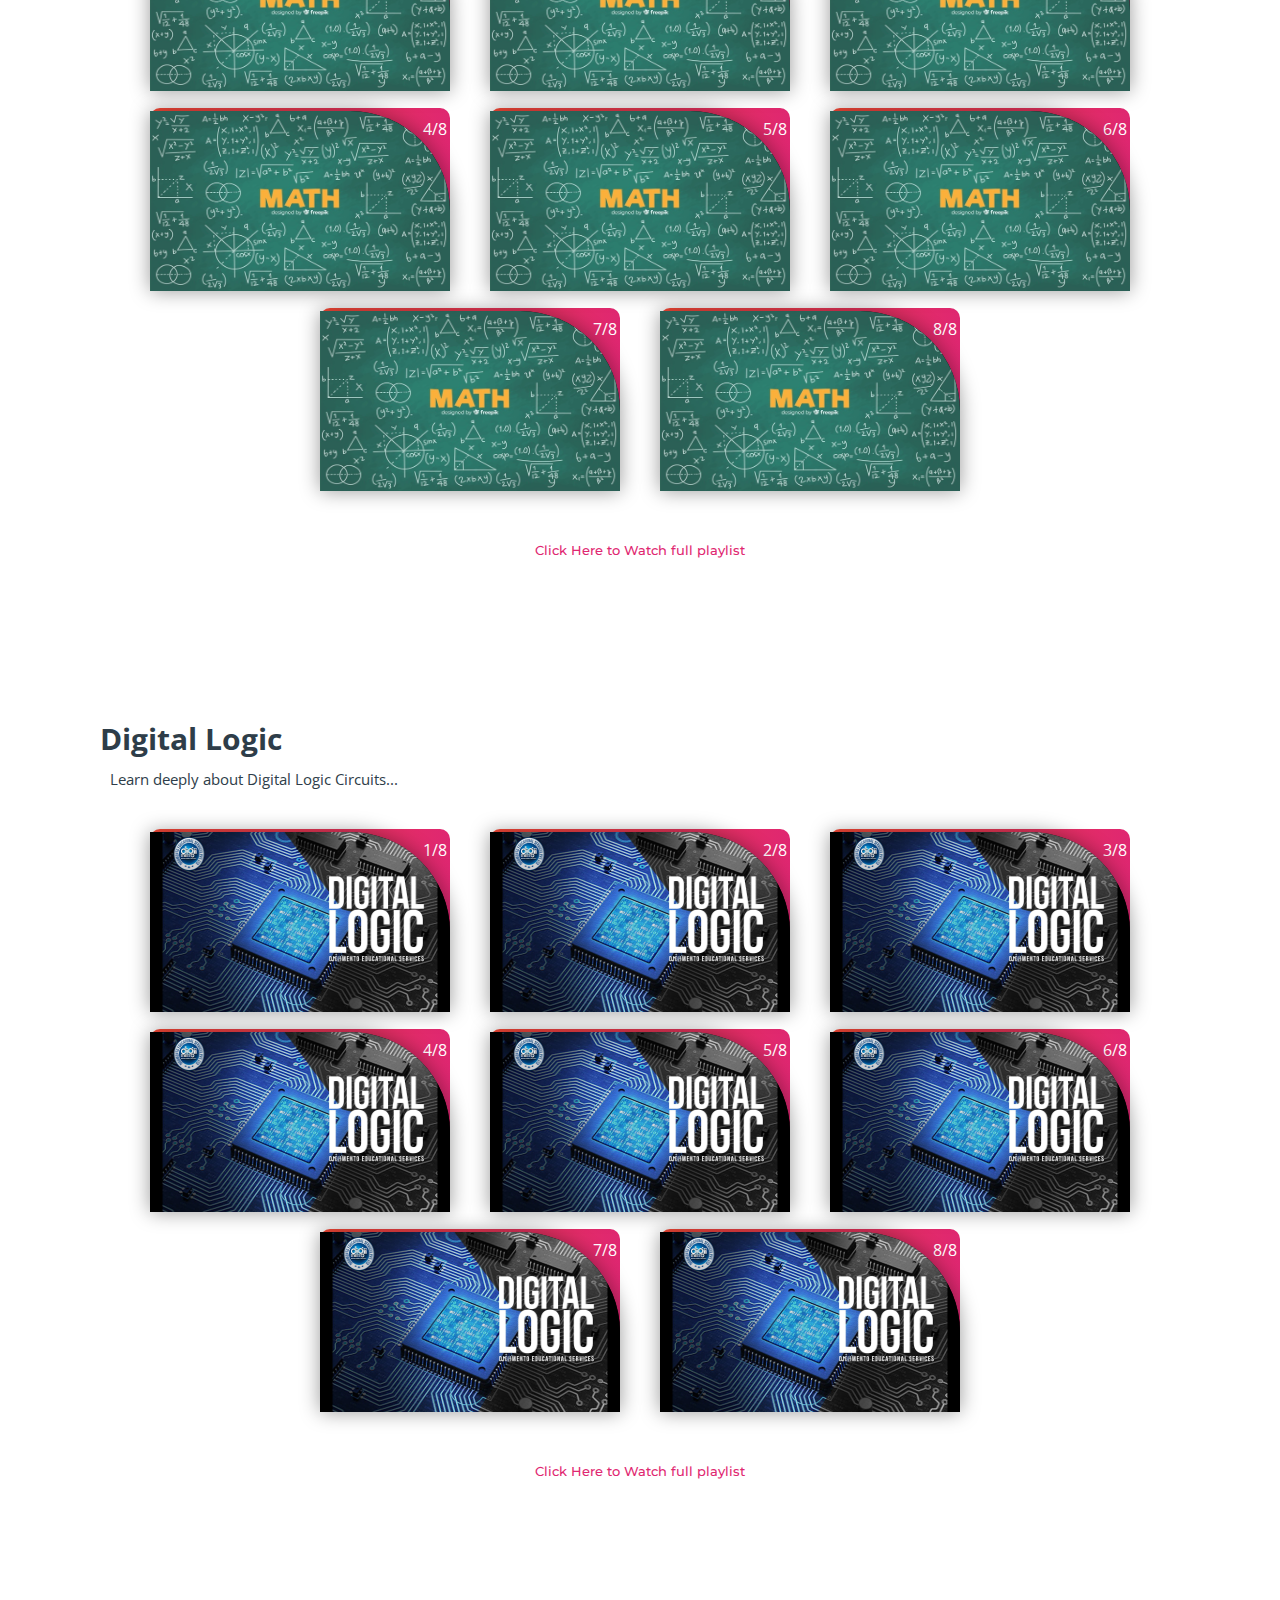
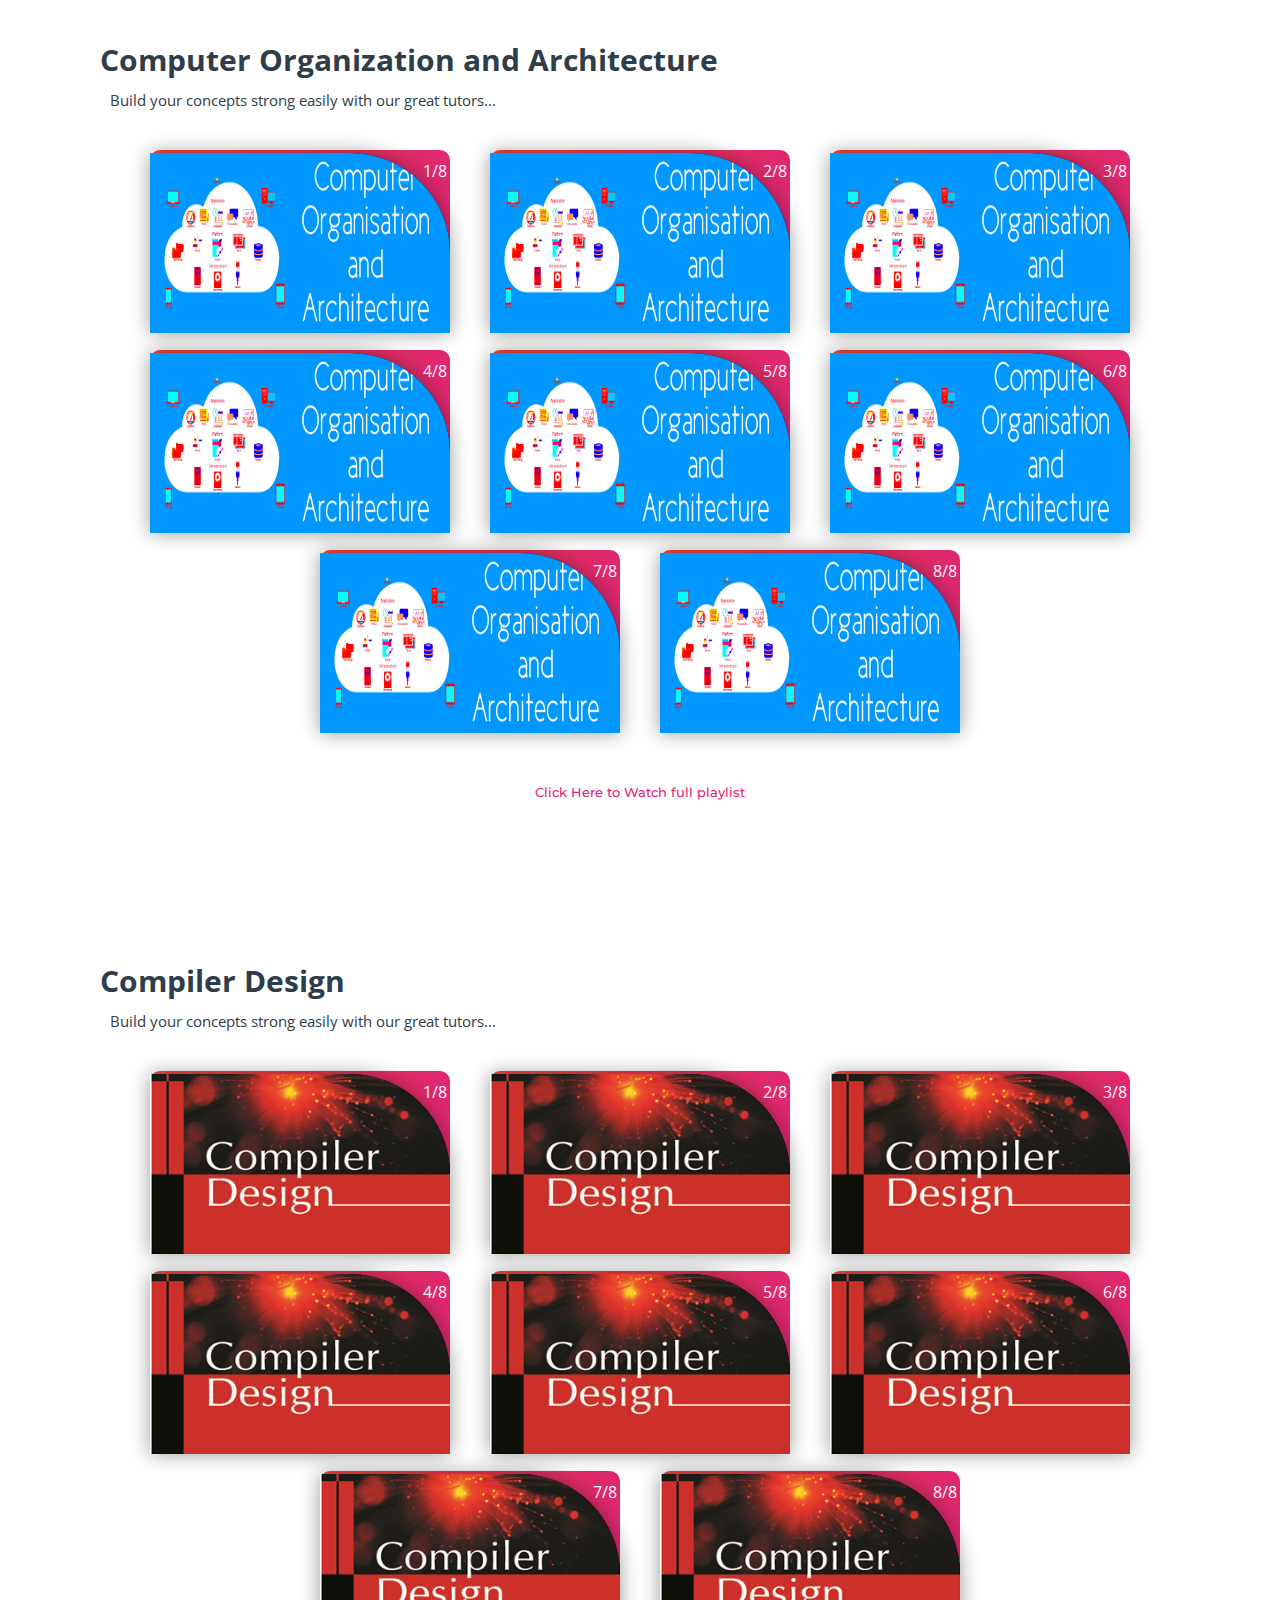
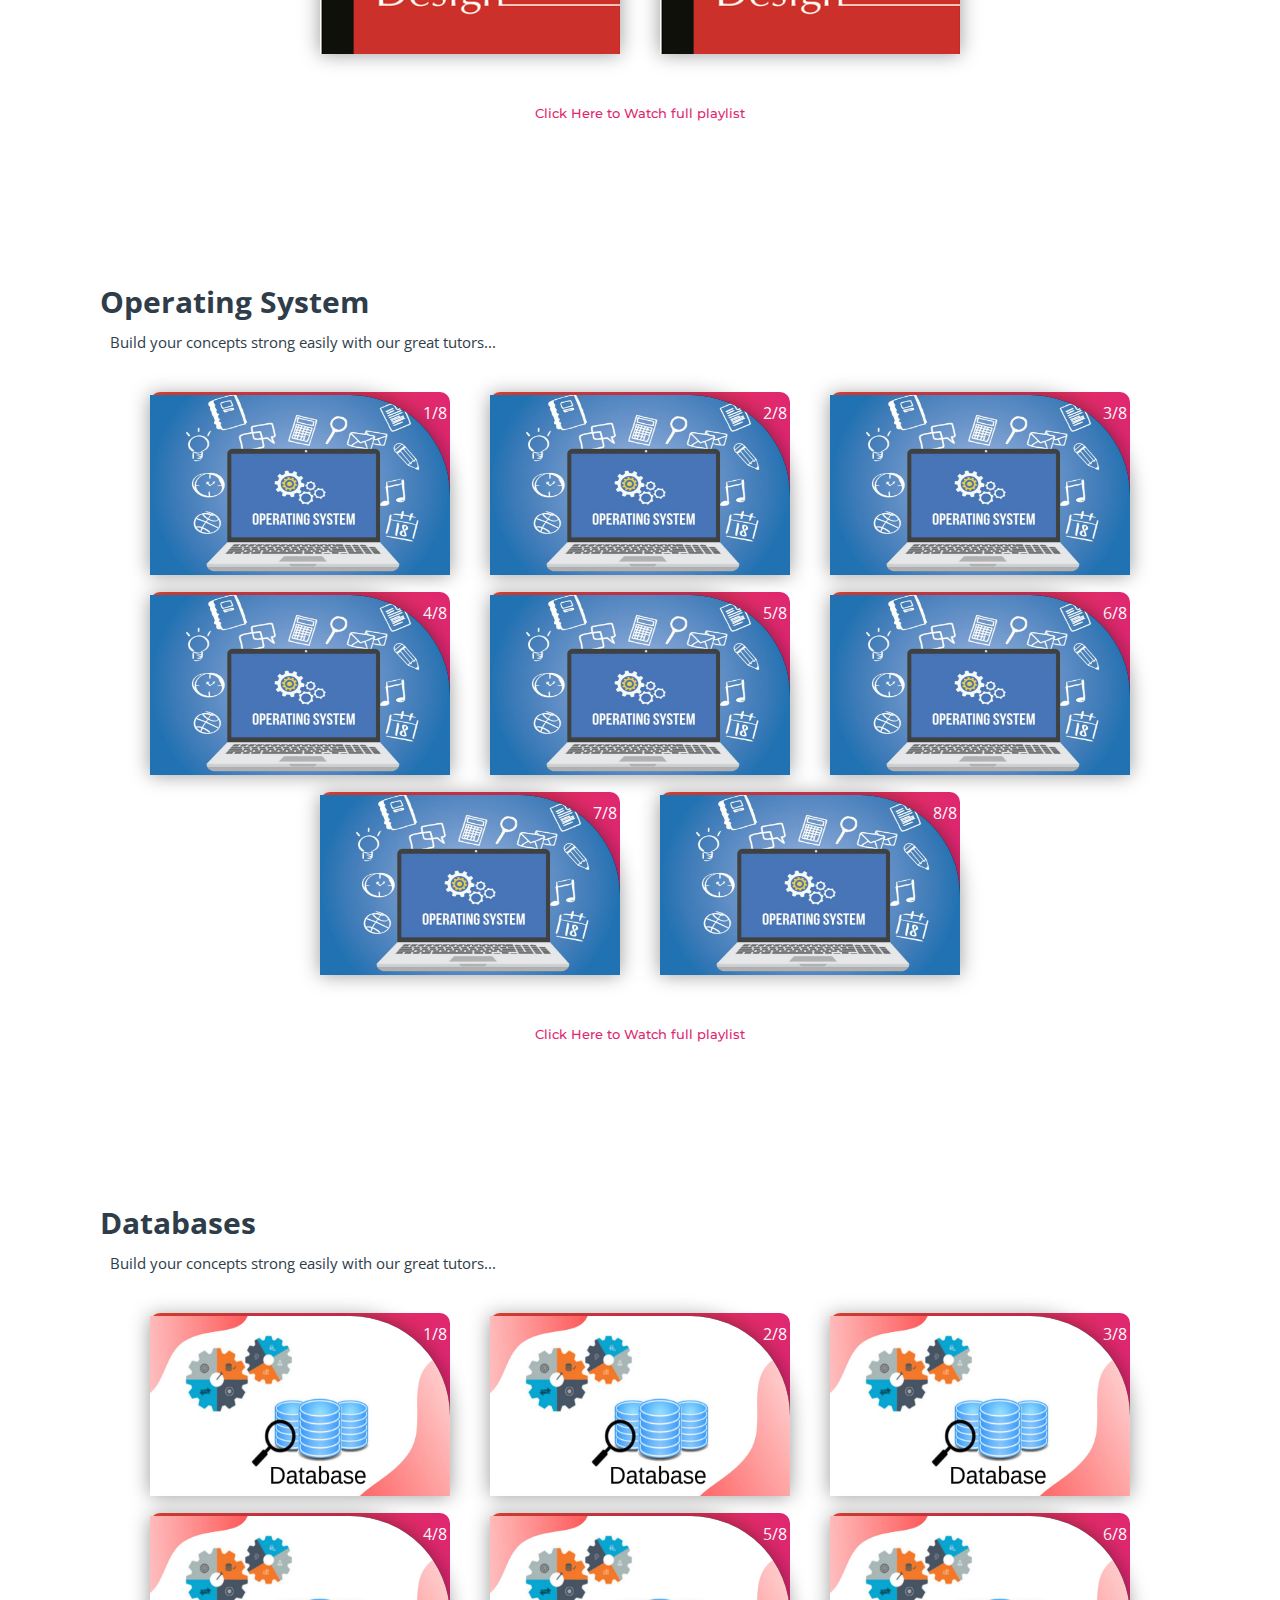
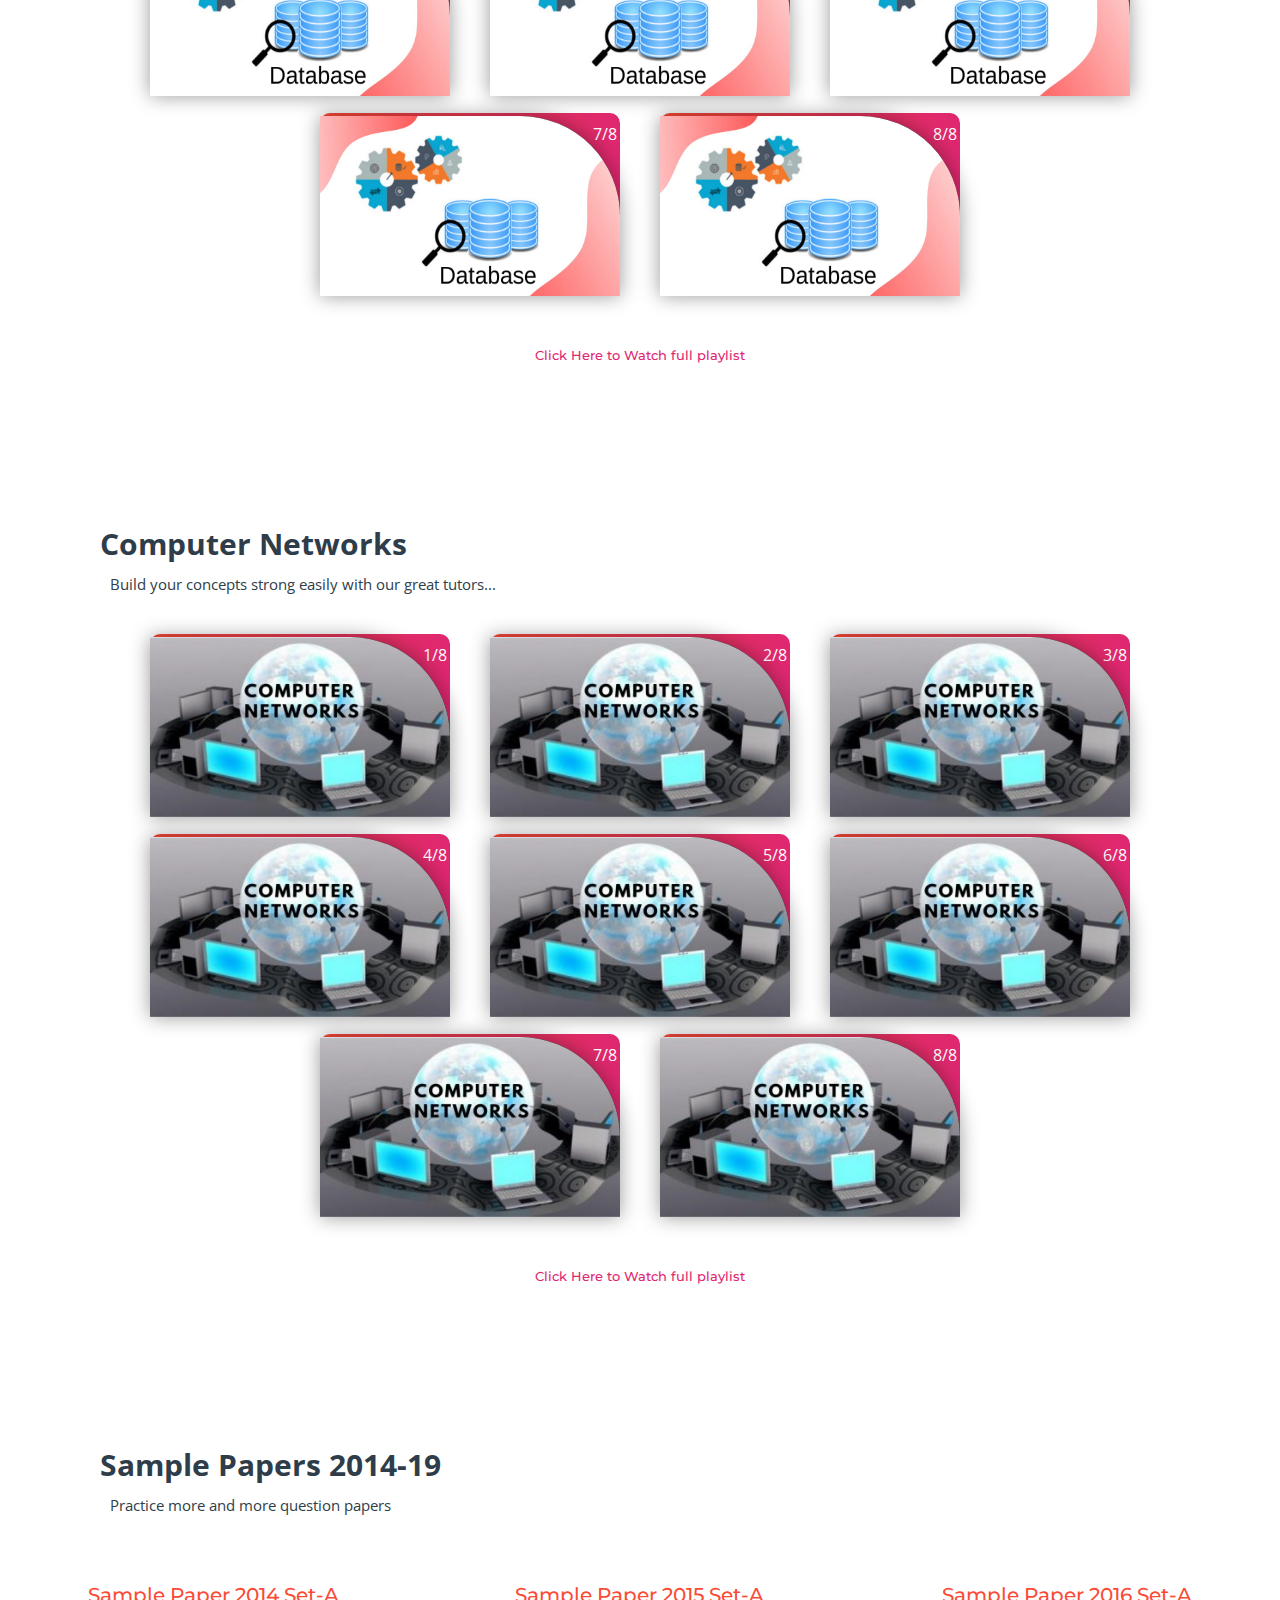
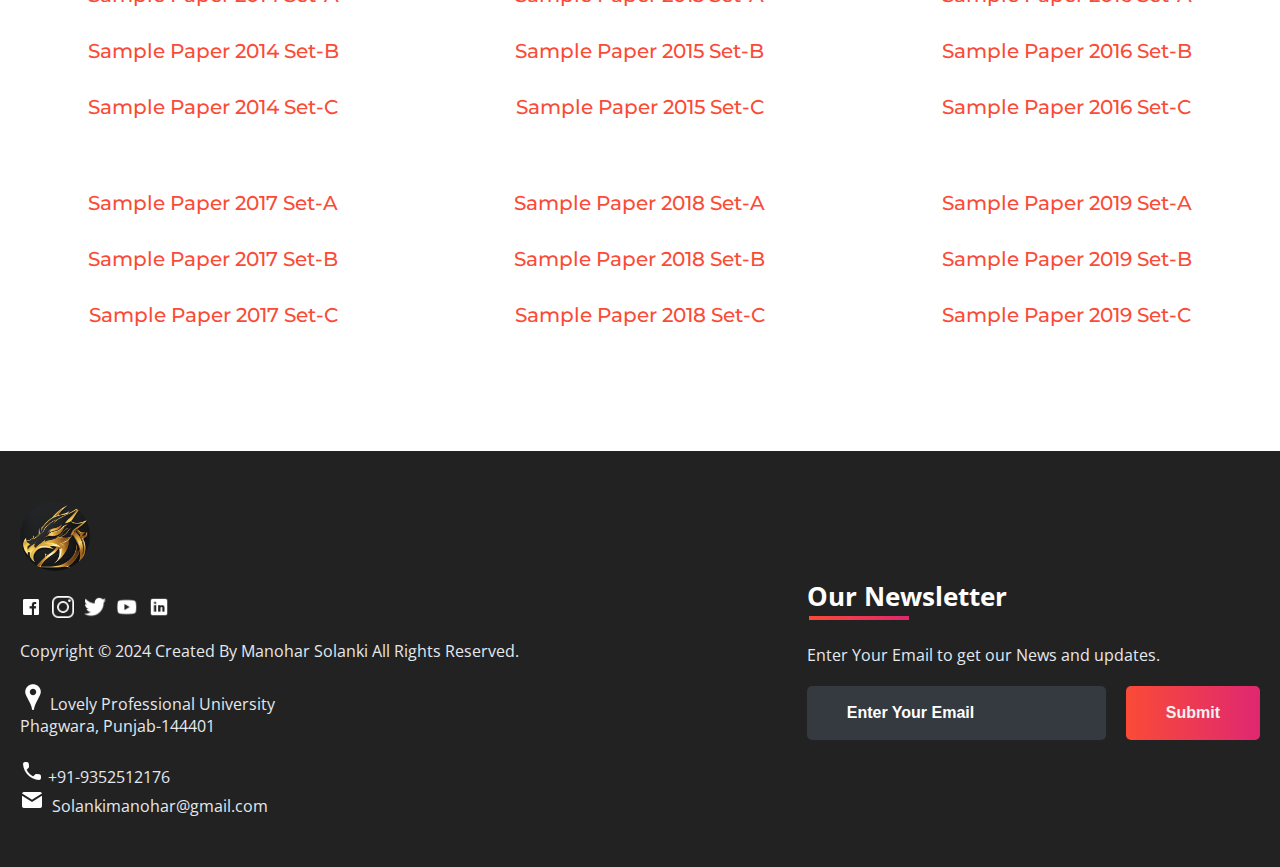
<file: Dragon_E-learning_Website-master/subjects/gate.html>
<!DOCTYPE html>
<html>
<head>
	<link rel="shortcut icon" type="png" href="../images/icon/logo.png">
	<title>Prepare for GATE on Dragon</title>
	<link rel="stylesheet" type="text/css" href="subjects.css">
	<script type="text/javascript" src="../script.js"></script>
</head>
<body>

<!-- NAVIGATION -->
	<header>
		<div class="nav" id="nav">
			<div id="learned-logo">
			<a href="../index.html"><img src="../images/icon/logo.png" style="width: 60px; border-radius: 50%;"></a></div>
			<div class="switch-tab" id="switch-tab" onclick="switchTAB()"><img src="../images/icon/menu.png"></div>
			<ul id="list-switch">
				<li><a href="jee.html"><img src="../images/courses/d1.png" class="icon">JEE</a></li>
				<li><a href="#"><img src="../images/courses/paper.png" class="icon">GATE</a></li>
				<li><a href="computer_courses.html"><img src="../images/courses/computer.png" class="icon">Computer Courses</a></li>
				<li><a href="computer_courses.html#data"><img src="../images/courses/data.png" class="icon">Data Structures</a></li>
				<li><a href="computer_courses.html#algo"><img src="../images/courses/algo.png" class="icon">Algorithm</a></li>
				<li><a href="computer_courses.html#projects"><img src="../images/courses/projects.png" class="icon">Projects</a></li>
			</ul>
			<div class="search" id="search-switch">
				<input type="text" placeholder="Search" class="srch"><button id="srchbtn"><img src="../images/icon/search.png"></button>
			</div>
		</div>
	</header>


<!-- Main Title of the Page -->
	<div class="title">
		<span>Prepare for GATE Exams on Dragon</span>
		<div class="shortdesc">
			<p>Learn from Dragon for better higher studies in<br> Indian Institutes of Technologies(IIT)</p>
		</div>
	</div>


<!-- Some KeyWords related to topic -->
	<div class="course">
		<div class="cbox">
		<div class="det"><a href="#digital">Digital Logic</a></div>
		<div class="det"><a href="https://en.wikipedia.org/wiki/Sequential_logic" target="_blank">Combinational & Sequential Circuits</a></div>
		<div class="det"><a href="https://en.wikipedia.org/wiki/ALU" target="_blank">Computer Arithmetic</a></div>
		<div class="det"><a href="https://en.wikipedia.org/wiki/Boolean_algebra" target="_blank">Boolean Algebra</a></div>
		<div class="det"><a href="computer_courses.html#algo">Algorithm</a></div>
		<div class="det"><a href="computer_courses.html#data">Data Structures</a></div>
		</div>
		<div class="cbox">
		<div class="det"><a href="#compiler">Compiler Design</a></div>
		<div class="det"><a href="#os">OS</a></div>
		<div class="det"><a href="#coaa">Computer Organization & Architecture</a></div>
		<div class="det"><a href="https://en.wikipedia.org/wiki/IPv4" target="_blank">IPv4 / IPv6</a></div>
		<div class="det"><a href="#cn">Computer Networks</a></div>
		<div class="det"><a href="#database">Databases</a></div>
		<div class="det"><a href="https://en.wikipedia.org/wiki/Theory_of_computation" target="_blank">Theory of Computation</a></div>
		</div>
		<div class="cbox">
		<div class="det"><a href="#math">Discrete Mathematics</a></div>
		<div class="det"><a href="#math">Calculus</a></div>
		<div class="det"><a href="#math">Linear Algebra</a></div>
		<div class="det"><a href="#math">Trigonometry</a></div>
		<div class="det"><a href="#math">Integration</a></div>
		<div class="det"><a href="#math">Matrices</a></div>
		<div class="det"><a href="#math">Probability</a></div>
		<div class="det"><a href="#math">Differentiation</a></div>
		</div>
	</div>


<!-- Courses Available -->
	<div class="inbt">
		Accelerate your career with GATE programs
	</div>

	<div class="ccard">
	<center>
		<div class="ccardbox">
			<div class="dcard">
				<div class="fpart"><img src="../images/courses/math.jpg"></div>
				<a href="#math"><div class="spart">2 Courses <img src="../images/icon/dropdown.png"></div></a>
			</div>
			<div class="dcard">
				<div class="fpart"><img src="../images/courses/digital.jpg"></div>
				<a href="#digital"><div class="spart">5 Courses <img src="../images/icon/dropdown.png"></div></a>
			</div>
			<div class="dcard">
				<div class="fpart"><img src="../images/courses/coaa.jpg"></div>
				<a href="#coaa"><div class="spart">3 Courses <img src="../images/icon/dropdown.png"></div></a>
			</div>
			<div class="dcard">
				<div class="fpart"><img src="../images/courses/database.jpg"></div>
				<a href="#database"><div class="spart">3 Courses <img src="../images/icon/dropdown.png"></div></a>
			</div>
			<div class="dcard">
				<div class="fpart"><img src="../images/courses/data-algo.jpg"></div>
				<a href="computer_courses.html#data"><div class="spart">6 Courses <img src="../images/icon/dropdown.png"></div></a>
			</div>
			<div class="dcard">
				<div class="fpart"><img src="../images/courses/compiler.jpg"></div>
				<a href="#compiler"><div class="spart">2 Courses <img src="../images/icon/dropdown.png"></div></a>
			</div>
			<div class="dcard">
				<div class="fpart"><img src="../images/courses/os.jpg"></div>
				<a href="#os"><div class="spart">1 Courses <img src="../images/icon/dropdown.png"></div></a>
			</div>
			<div class="dcard">
				<div class="fpart"><img src="../images/courses/cn.jpg"></div>
				<a href="#cn"><div class="spart">3 Courses <img src="../images/icon/dropdown.png"></div></a>
			</div>
		</div>
	</center>
	</div>


<!-- Videos on ENGINEERING MATHEMATICS Lectures -->

	<div class="title2" id="math">
		<span>Engineering Mathematics</span>
		<div class="shortdesc2">
			<p>Practice Mathematics on your tips...</p>
		</div>
	</div>
	
	<center>
		<div class="ccardbox2">
			<div class="dcard2"><span class="tag" >1/8</span>
				<div class="fpart2"><img src="../images/courses/math.jpg">
					<iframe src="https://www.youtube.com/embed/xxGyTHWrHZg" frameborder="0" allow="accelerometer; autoplay; encrypted-media; gyroscope; picture-in-picture" allowfullscreen></iframe>
				</div>
			</div>
			<div class="dcard2"><span class="tag" >2/8</span>
				<div class="fpart2"><img src="../images/courses/math.jpg">
					<iframe src="https://www.youtube.com/embed/xxGyTHWrHZg" frameborder="0" allow="accelerometer; autoplay; encrypted-media; gyroscope; picture-in-picture" allowfullscreen></iframe>
				</div>
			</div>
			<div class="dcard2"><span class="tag" >3/8</span>
				<div class="fpart2"><img src="../images/courses/math.jpg">
					<iframe src="https://www.youtube.com/embed/xxGyTHWrHZg" frameborder="0" allow="accelerometer; autoplay; encrypted-media; gyroscope; picture-in-picture" allowfullscreen></iframe>
				</div>
			</div>
			<div class="dcard2"><span class="tag" >4/8</span>
				<div class="fpart2"><img src="../images/courses/math.jpg">
					<iframe src="https://www.youtube.com/embed/xxGyTHWrHZg" frameborder="0" allow="accelerometer; autoplay; encrypted-media; gyroscope; picture-in-picture" allowfullscreen></iframe>
				</div>
			</div>
		
			<div class="dcard2"><span class="tag" >5/8</span>
				<div class="fpart2"><img src="../images/courses/math.jpg">
					<iframe src="https://www.youtube.com/embed/xxGyTHWrHZg" frameborder="0" allow="accelerometer; autoplay; encrypted-media; gyroscope; picture-in-picture" allowfullscreen></iframe>
				</div>
			</div>
			<div class="dcard2"><span class="tag" >6/8</span>
				<div class="fpart2"><img src="../images/courses/math.jpg">
					<iframe src="https://www.youtube.com/embed/xxGyTHWrHZg" frameborder="0" allow="accelerometer; autoplay; encrypted-media; gyroscope; picture-in-picture" allowfullscreen></iframe>
				</div>
			</div>
			<div class="dcard2"><span class="tag" >7/8</span>
				<div class="fpart2"><img src="../images/courses/math.jpg">
					<iframe src="https://www.youtube.com/embed/xxGyTHWrHZg" frameborder="0" allow="accelerometer; autoplay; encrypted-media; gyroscope; picture-in-picture" allowfullscreen></iframe>
				</div>
			</div>
			<div class="dcard2"><span class="tag" >8/8</span>
				<div class="fpart2"><img src="../images/courses/math.jpg">
					<iframe src="https://www.youtube.com/embed/xxGyTHWrHZg" frameborder="0" allow="accelerometer; autoplay; encrypted-media; gyroscope; picture-in-picture" allowfullscreen></iframe>
				</div>
			</div>
		</div>
	</center>
<br><br>
	<div class="click-me">
		<a href="https://www.youtube.com/watch?v=xxGyTHWrHZg" target="_blank">Click Here to Watch full playlist</a>
	</div>



<!-- Videos on DIGITAL LOGIC Lectures -->

	<div class="title2" id="digital">
		<span>Digital Logic</span>
		<div class="shortdesc2">
			<p>Learn deeply about Digital Logic Circuits...</p>
		</div>
	</div>
	<center>
		<div class="ccardbox2">
			<div class="dcard2"><span class="tag" >1/8</span>
				<div class="fpart2"><img src="../images/courses/digital.jpg">
					<iframe src="https://www.youtube.com/embed/-M7oIM8hKSU" frameborder="0" allow="accelerometer; autoplay; encrypted-media; gyroscope; picture-in-picture" allowfullscreen></iframe>
				</div>
			</div>
			<div class="dcard2"><span class="tag" >2/8</span>
				<div class="fpart2"><img src="../images/courses/digital.jpg">
					<iframe src="https://www.youtube.com/embed/-M7oIM8hKSU" frameborder="0" allow="accelerometer; autoplay; encrypted-media; gyroscope; picture-in-picture" allowfullscreen></iframe>
				</div>
			</div>
			<div class="dcard2"><span class="tag" >3/8</span>
				<div class="fpart2"><img src="../images/courses/digital.jpg">
					<iframe src="https://www.youtube.com/embed/-M7oIM8hKSU" frameborder="0" allow="accelerometer; autoplay; encrypted-media; gyroscope; picture-in-picture" allowfullscreen></iframe>
				</div>
			</div>
			<div class="dcard2"><span class="tag" >4/8</span>
				<div class="fpart2"><img src="../images/courses/digital.jpg">
					<iframe src="https://www.youtube.com/embed/-M7oIM8hKSU" frameborder="0" allow="accelerometer; autoplay; encrypted-media; gyroscope; picture-in-picture" allowfullscreen></iframe>
				</div>
			</div>
		
			<div class="dcard2"><span class="tag" >5/8</span>
				<div class="fpart2"><img src="../images/courses/digital.jpg">
					<iframe src="https://www.youtube.com/embed/-M7oIM8hKSU" frameborder="0" allow="accelerometer; autoplay; encrypted-media; gyroscope; picture-in-picture" allowfullscreen></iframe>
				</div>
			</div>
			<div class="dcard2"><span class="tag" >6/8</span>
				<div class="fpart2"><img src="../images/courses/digital.jpg">
					<iframe src="https://www.youtube.com/embed/-M7oIM8hKSU" frameborder="0" allow="accelerometer; autoplay; encrypted-media; gyroscope; picture-in-picture" allowfullscreen></iframe>
				</div>
			</div>
			<div class="dcard2"><span class="tag" >7/8</span>
				<div class="fpart2"><img src="../images/courses/digital.jpg">
					<iframe src="https://www.youtube.com/embed/-M7oIM8hKSU" frameborder="0" allow="accelerometer; autoplay; encrypted-media; gyroscope; picture-in-picture" allowfullscreen></iframe>
				</div>
			</div>
			<div class="dcard2"><span class="tag" >8/8</span>
				<div class="fpart2"><img src="../images/courses/digital.jpg">
					<iframe src="https://www.youtube.com/embed/-M7oIM8hKSU" frameborder="0" allow="accelerometer; autoplay; encrypted-media; gyroscope; picture-in-picture" allowfullscreen></iframe>
				</div>
			</div>
		</div>
	</center>
<br><br>
	<div class="click-me">
		<a href="https://youtu.be/-M7oIM8hKSU" target="_blank">Click Here to Watch full playlist</a>
	</div>



<!-- Videos on COMPUTER ORGANIZATION and ARCHITECTURE Lectures -->

	<div class="title2" id="coaa">
		<span>Computer Organization and Architecture</span>
		<div class="shortdesc2">
			<p>Build your concepts strong easily with our great tutors...</p>
		</div>
	</div>
	<center>
		<div class="ccardbox2">
			<div class="dcard2"><span class="tag" >1/8</span>
				<div class="fpart2"><img src="../images/courses/coaa.jpg">
					<iframe src="https://www.youtube.com/embed/q6oiRtKTpX4" frameborder="0" allow="accelerometer; autoplay; encrypted-media; gyroscope; picture-in-picture" allowfullscreen></iframe>
				</div>
			</div>
			<div class="dcard2"><span class="tag" >2/8</span>
				<div class="fpart2"><img src="../images/courses/coaa.jpg">
					<iframe src="https://www.youtube.com/embed/q6oiRtKTpX4" frameborder="0" allow="accelerometer; autoplay; encrypted-media; gyroscope; picture-in-picture" allowfullscreen></iframe>
				</div>
			</div>
			<div class="dcard2"><span class="tag" >3/8</span>
				<div class="fpart2"><img src="../images/courses/coaa.jpg">
					<iframe src="https://www.youtube.com/embed/q6oiRtKTpX4" frameborder="0" allow="accelerometer; autoplay; encrypted-media; gyroscope; picture-in-picture" allowfullscreen></iframe>
				</div>
			</div>
			<div class="dcard2"><span class="tag" >4/8</span>
				<div class="fpart2"><img src="../images/courses/coaa.jpg">
					<iframe src="https://www.youtube.com/embed/q6oiRtKTpX4" frameborder="0" allow="accelerometer; autoplay; encrypted-media; gyroscope; picture-in-picture" allowfullscreen></iframe>
				</div>
			</div>
		
			<div class="dcard2"><span class="tag" >5/8</span>
				<div class="fpart2"><img src="../images/courses/coaa.jpg">
					<iframe src="https://www.youtube.com/embed/q6oiRtKTpX4" frameborder="0" allow="accelerometer; autoplay; encrypted-media; gyroscope; picture-in-picture" allowfullscreen></iframe>
				</div>
			</div>
			<div class="dcard2"><span class="tag" >6/8</span>
				<div class="fpart2"><img src="../images/courses/coaa.jpg">
					<iframe src="https://www.youtube.com/embed/q6oiRtKTpX4" frameborder="0" allow="accelerometer; autoplay; encrypted-media; gyroscope; picture-in-picture" allowfullscreen></iframe>
				</div>
			</div>
			<div class="dcard2"><span class="tag" >7/8</span>
				<div class="fpart2"><img src="../images/courses/coaa.jpg">
					<iframe src="https://www.youtube.com/embed/q6oiRtKTpX4" frameborder="0" allow="accelerometer; autoplay; encrypted-media; gyroscope; picture-in-picture" allowfullscreen></iframe>
				</div>
			</div>
			<div class="dcard2"><span class="tag" >8/8</span>
				<div class="fpart2"><img src="../images/courses/coaa.jpg">
					<iframe src="https://www.youtube.com/embed/q6oiRtKTpX4" frameborder="0" allow="accelerometer; autoplay; encrypted-media; gyroscope; picture-in-picture" allowfullscreen></iframe>
				</div>
			</div>
		</div>
	</center>
<br><br>
	<div class="click-me">
		<a href="https://youtu.be/q6oiRtKTpX4" target="_blank">Click Here to Watch full playlist</a>
	</div>



<!-- Videos on COMPILER Lectures -->

	<div class="title2" id="compiler">
		<span>Compiler Design</span>
		<div class="shortdesc2">
			<p>Build your concepts strong easily with our great tutors...</p>
		</div>
	</div>
	<center>
		<div class="ccardbox2">
			<div class="dcard2"><span class="tag" >1/8</span>
				<div class="fpart2"><img src="../images/courses/compiler.jpg">
					<iframe src="https://www.youtube.com/embed/yNZIhF6pxjM" frameborder="0" allow="accelerometer; autoplay; encrypted-media; gyroscope; picture-in-picture" allowfullscreen></iframe>
				</div>
			</div>
			<div class="dcard2"><span class="tag" >2/8</span>
				<div class="fpart2"><img src="../images/courses/compiler.jpg">
					<iframe src="https://www.youtube.com/embed/yNZIhF6pxjM" frameborder="0" allow="accelerometer; autoplay; encrypted-media; gyroscope; picture-in-picture" allowfullscreen></iframe>
				</div>
			</div>
			<div class="dcard2"><span class="tag" >3/8</span>
				<div class="fpart2"><img src="../images/courses/compiler.jpg">
					<iframe src="https://www.youtube.com/embed/yNZIhF6pxjM" frameborder="0" allow="accelerometer; autoplay; encrypted-media; gyroscope; picture-in-picture" allowfullscreen></iframe>
				</div>
			</div>
			<div class="dcard2"><span class="tag" >4/8</span>
				<div class="fpart2"><img src="../images/courses/compiler.jpg">
					<iframe src="https://www.youtube.com/embed/yNZIhF6pxjM" frameborder="0" allow="accelerometer; autoplay; encrypted-media; gyroscope; picture-in-picture" allowfullscreen></iframe>
				</div>
			</div>
		
			<div class="dcard2"><span class="tag" >5/8</span>
				<div class="fpart2"><img src="../images/courses/compiler.jpg">
					<iframe src="https://www.youtube.com/embed/yNZIhF6pxjM" frameborder="0" allow="accelerometer; autoplay; encrypted-media; gyroscope; picture-in-picture" allowfullscreen></iframe>
				</div>
			</div>
			<div class="dcard2"><span class="tag" >6/8</span>
				<div class="fpart2"><img src="../images/courses/compiler.jpg">
					<iframe src="https://www.youtube.com/embed/yNZIhF6pxjM" frameborder="0" allow="accelerometer; autoplay; encrypted-media; gyroscope; picture-in-picture" allowfullscreen></iframe>
				</div>
			</div>
			<div class="dcard2"><span class="tag" >7/8</span>
				<div class="fpart2"><img src="../images/courses/compiler.jpg">
					<iframe src="https://www.youtube.com/embed/yNZIhF6pxjM" frameborder="0" allow="accelerometer; autoplay; encrypted-media; gyroscope; picture-in-picture" allowfullscreen></iframe>
				</div>
			</div>
			<div class="dcard2"><span class="tag" >8/8</span>
				<div class="fpart2"><img src="../images/courses/compiler.jpg">
					<iframe src="https://www.youtube.com/embed/yNZIhF6pxjM" frameborder="0" allow="accelerometer; autoplay; encrypted-media; gyroscope; picture-in-picture" allowfullscreen></iframe>
				</div>
			</div>
		</div>
	</center>
<br><br>
	<div class="click-me">
		<a href="https://youtu.be/yNZIhF6pxjM" target="_blank">Click Here to Watch full playlist</a>
	</div>



<!-- Videos on OPERATING SYSTEM Lectures -->


<div class="title2" id="os">
		<span>Operating System</span>
		<div class="shortdesc2">
			<p>Build your concepts strong easily with our great tutors...</p>
		</div>
	</div>
	<center>
		<div class="ccardbox2">
			<div class="dcard2"><span class="tag" >1/8</span>
				<div class="fpart2"><img src="../images/courses/os.jpg">
					<iframe src="https://www.youtube.com/embed/vBURTt97EkA" frameborder="0" allow="accelerometer; autoplay; encrypted-media; gyroscope; picture-in-picture" allowfullscreen></iframe>
				</div>
			</div>
			<div class="dcard2"><span class="tag" >2/8</span>
				<div class="fpart2"><img src="../images/courses/os.jpg">
					<iframe src="https://www.youtube.com/embed/vBURTt97EkA" frameborder="0" allow="accelerometer; autoplay; encrypted-media; gyroscope; picture-in-picture" allowfullscreen></iframe>
				</div>
			</div>
			<div class="dcard2"><span class="tag" >3/8</span>
				<div class="fpart2"><img src="../images/courses/os.jpg">
					<iframe src="https://www.youtube.com/embed/vBURTt97EkA" frameborder="0" allow="accelerometer; autoplay; encrypted-media; gyroscope; picture-in-picture" allowfullscreen></iframe>
				</div>
			</div>
			<div class="dcard2"><span class="tag" >4/8</span>
				<div class="fpart2"><img src="../images/courses/os.jpg">
					<iframe src="https://www.youtube.com/embed/vBURTt97EkA" frameborder="0" allow="accelerometer; autoplay; encrypted-media; gyroscope; picture-in-picture" allowfullscreen></iframe>
				</div>
			</div>
		
			<div class="dcard2"><span class="tag" >5/8</span>
				<div class="fpart2"><img src="../images/courses/os.jpg">
					<iframe src="https://www.youtube.com/embed/vBURTt97EkA" frameborder="0" allow="accelerometer; autoplay; encrypted-media; gyroscope; picture-in-picture" allowfullscreen></iframe>
				</div>
			</div>
			<div class="dcard2"><span class="tag" >6/8</span>
				<div class="fpart2"><img src="../images/courses/os.jpg">
					<iframe src="https://www.youtube.com/embed/vBURTt97EkA" frameborder="0" allow="accelerometer; autoplay; encrypted-media; gyroscope; picture-in-picture" allowfullscreen></iframe>
				</div>
			</div>
			<div class="dcard2"><span class="tag" >7/8</span>
				<div class="fpart2"><img src="../images/courses/os.jpg">
					<iframe src="https://www.youtube.com/embed/vBURTt97EkA" frameborder="0" allow="accelerometer; autoplay; encrypted-media; gyroscope; picture-in-picture" allowfullscreen></iframe>
				</div>
			</div>
			<div class="dcard2"><span class="tag" >8/8</span>
				<div class="fpart2"><img src="../images/courses/os.jpg">
					<iframe src="https://www.youtube.com/embed/vBURTt97EkA" frameborder="0" allow="accelerometer; autoplay; encrypted-media; gyroscope; picture-in-picture" allowfullscreen></iframe>
				</div>
			</div>
		</div>
	</center>

<br><br>
	<div class="click-me">
		<a href="https://youtu.be/vBURTt97EkA" target="_blank">Click Here to Watch full playlist</a>
	</div>


<!-- Videos on DATABASE Lectures -->

<div class="title2" id="database">
		<span>Databases</span>
		<div class="shortdesc2">
			<p>Build your concepts strong easily with our great tutors...</p>
		</div>
	</div>
	<center>
		<div class="ccardbox2">
			<div class="dcard2"><span class="tag" >1/8</span>
				<div class="fpart2"><img src="../images/courses/database.jpg">
					<iframe src="https://www.youtube.com/embed/wR0jg0eQsZA" frameborder="0" allow="accelerometer; autoplay; encrypted-media; gyroscope; picture-in-picture" allowfullscreen></iframe>
				</div>
			</div>
			<div class="dcard2"><span class="tag" >2/8</span>
				<div class="fpart2"><img src="../images/courses/database.jpg">
					<iframe src="https://www.youtube.com/embed/wR0jg0eQsZA" frameborder="0" allow="accelerometer; autoplay; encrypted-media; gyroscope; picture-in-picture" allowfullscreen></iframe>
				</div>
			</div>
			<div class="dcard2"><span class="tag" >3/8</span>
				<div class="fpart2"><img src="../images/courses/database.jpg">
					<iframe src="https://www.youtube.com/embed/wR0jg0eQsZA" frameborder="0" allow="accelerometer; autoplay; encrypted-media; gyroscope; picture-in-picture" allowfullscreen></iframe>
				</div>
			</div>
			<div class="dcard2"><span class="tag" >4/8</span>
				<div class="fpart2"><img src="../images/courses/database.jpg">
					<iframe src="https://www.youtube.com/embed/wR0jg0eQsZA" frameborder="0" allow="accelerometer; autoplay; encrypted-media; gyroscope; picture-in-picture" allowfullscreen></iframe>
				</div>
			</div>
		
			<div class="dcard2"><span class="tag" >5/8</span>
				<div class="fpart2"><img src="../images/courses/database.jpg">
					<iframe src="https://www.youtube.com/embed/wR0jg0eQsZA" frameborder="0" allow="accelerometer; autoplay; encrypted-media; gyroscope; picture-in-picture" allowfullscreen></iframe>
				</div>
			</div>
			<div class="dcard2"><span class="tag" >6/8</span>
				<div class="fpart2"><img src="../images/courses/database.jpg">
					<iframe src="https://www.youtube.com/embed/wR0jg0eQsZA" frameborder="0" allow="accelerometer; autoplay; encrypted-media; gyroscope; picture-in-picture" allowfullscreen></iframe>
				</div>
			</div>
			<div class="dcard2"><span class="tag" >7/8</span>
				<div class="fpart2"><img src="../images/courses/database.jpg">
					<iframe src="https://www.youtube.com/embed/wR0jg0eQsZA" frameborder="0" allow="accelerometer; autoplay; encrypted-media; gyroscope; picture-in-picture" allowfullscreen></iframe>
				</div>
			</div>
			<div class="dcard2"><span class="tag" >8/8</span>
				<div class="fpart2"><img src="../images/courses/database.jpg">
					<iframe src="https://www.youtube.com/embed/wR0jg0eQsZA" frameborder="0" allow="accelerometer; autoplay; encrypted-media; gyroscope; picture-in-picture" allowfullscreen></iframe>
				</div>
			</div>
		</div>
	</center>
<br><br>
	<div class="click-me">
		<a href="https://youtu.be/wR0jg0eQsZA" target="_blank">Click Here to Watch full playlist</a>
	</div>



<!-- Videos on COMPUTER NETWORKS Lectures -->

<div class="title2" id="cn">
		<span>Computer Networks</span>
		<div class="shortdesc2">
			<p>Build your concepts strong easily with our great tutors...</p>
		</div>
	</div>
	<center>
		<div class="ccardbox2">
			<div class="dcard2"><span class="tag" >1/8</span>
				<div class="fpart2"><img src="../images/courses/cn.jpg">
					<iframe src="https://www.youtube.com/embed/qiQR5rTSshw" frameborder="0" allow="accelerometer; autoplay; encrypted-media; gyroscope; picture-in-picture" allowfullscreen></iframe>
				</div>
			</div>
			<div class="dcard2"><span class="tag" >2/8</span>
				<div class="fpart2"><img src="../images/courses/cn.jpg">
					<iframe src="https://www.youtube.com/embed/qiQR5rTSshw" frameborder="0" allow="accelerometer; autoplay; encrypted-media; gyroscope; picture-in-picture" allowfullscreen></iframe>
				</div>
			</div>
			<div class="dcard2"><span class="tag" >3/8</span>
				<div class="fpart2"><img src="../images/courses/cn.jpg">
					<iframe src="https://www.youtube.com/embed/qiQR5rTSshw" frameborder="0" allow="accelerometer; autoplay; encrypted-media; gyroscope; picture-in-picture" allowfullscreen></iframe>
				</div>
			</div>
			<div class="dcard2"><span class="tag" >4/8</span>
				<div class="fpart2"><img src="../images/courses/cn.jpg">
					<iframe src="https://www.youtube.com/embed/qiQR5rTSshw" frameborder="0" allow="accelerometer; autoplay; encrypted-media; gyroscope; picture-in-picture" allowfullscreen></iframe>
				</div>
			</div>
		
			<div class="dcard2"><span class="tag" >5/8</span>
				<div class="fpart2"><img src="../images/courses/cn.jpg">
					<iframe src="https://www.youtube.com/embed/qiQR5rTSshw" frameborder="0" allow="accelerometer; autoplay; encrypted-media; gyroscope; picture-in-picture" allowfullscreen></iframe>
				</div>
			</div>
			<div class="dcard2"><span class="tag" >6/8</span>
				<div class="fpart2"><img src="../images/courses/cn.jpg">
					<iframe src="https://www.youtube.com/embed/qiQR5rTSshw" frameborder="0" allow="accelerometer; autoplay; encrypted-media; gyroscope; picture-in-picture" allowfullscreen></iframe>
				</div>
			</div>
			<div class="dcard2"><span class="tag" >7/8</span>
				<div class="fpart2"><img src="../images/courses/cn.jpg">
					<iframe src="https://www.youtube.com/embed/qiQR5rTSshw" frameborder="0" allow="accelerometer; autoplay; encrypted-media; gyroscope; picture-in-picture" allowfullscreen></iframe>
				</div>
			</div>
			<div class="dcard2"><span class="tag" >8/8</span>
				<div class="fpart2"><img src="../images/courses/cn.jpg">
					<iframe src="https://www.youtube.com/embed/qiQR5rTSshw" frameborder="0" allow="accelerometer; autoplay; encrypted-media; gyroscope; picture-in-picture" allowfullscreen></iframe>
				</div>
			</div>
		</div>
	</center>

<br><br>
	<div class="click-me">
		<a href="https://youtu.be/qiQR5rTSshw" target="_blank">Click Here to Watch full playlist</a>
	</div>

	

<!-- Links for SAMPLE PAPERS of JEE MAINS & ADVANCED -->

	<div class="title2" id="sample_papers">
		<span>Sample Papers 2014-19</span>
		<div class="shortdesc2">
			<p>Practice more and more question papers</p>
		</div>
	</div>

	<div class="sample">
		<ul>
			<li><a href="../samplePapers/p1.pdf" target="_blank">Sample Paper 2014 Set-A</a></li>
			<li><a href="../samplePapers/p1.pdf" target="_blank">Sample Paper 2014 Set-B</a></li>
			<li><a href="../samplePapers/p1.pdf" target="_blank">Sample Paper 2014 Set-C</a></li>
		</ul>
		<ul>
			<li><a href="../samplePapers/p1.pdf" target="_blank">Sample Paper 2015 Set-A</a></li>
			<li><a href="../samplePapers/p1.pdf" target="_blank">Sample Paper 2015 Set-B</a></li>
			<li><a href="../samplePapers/p1.pdf" target="_blank">Sample Paper 2015 Set-C</a></li>
		</ul>
		<ul>
			<li><a href="../samplePapers/p1.pdf" target="_blank">Sample Paper 2016 Set-A</a></li>
			<li><a href="../samplePapers/p1.pdf" target="_blank">Sample Paper 2016 Set-B</a></li>
			<li><a href="../samplePapers/p1.pdf" target="_blank">Sample Paper 2016 Set-C</a></li>
		</ul>
	</div>
	<div class="sample lastSample">
		<ul>
			<li><a href="../samplePapers/p1.pdf" target="_blank">Sample Paper 2017 Set-A</a></li>
			<li><a href="../samplePapers/p1.pdf" target="_blank">Sample Paper 2017 Set-B</a></li>
			<li><a href="../samplePapers/p1.pdf" target="_blank">Sample Paper 2017 Set-C</a></li>
		</ul>
		<ul>
			<li><a href="../samplePapers/p1.pdf" target="_blank">Sample Paper 2018 Set-A</a></li>
			<li><a href="../samplePapers/p1.pdf" target="_blank">Sample Paper 2018 Set-B</a></li>
			<li><a href="../samplePapers/p1.pdf" target="_blank">Sample Paper 2018 Set-C</a></li>
		</ul>
		<ul>
			<li><a href="../samplePapers/p1.pdf" target="_blank">Sample Paper 2019 Set-A</a></li>
			<li><a href="../samplePapers/p1.pdf" target="_blank">Sample Paper 2019 Set-B</a></li>
			<li><a href="../samplePapers/p1.pdf" target="_blank">Sample Paper 2019 Set-C</a></li>
		</ul>
	</div>


<!-- FOOTER -->
<footer>
		<div class="footer-container">
			<div class="left-col">
				<img src="../images/icon/logo.png" style="width: 70px; height: 70px; border-radius: 100%;">
				<div class="logo"></div>
				<div class="social-media">
					<a href="#"><img src="../images/icon\fb.png"></a>
					<a href="#"><img src="../images/icon\insta.png"></a>
					<a href="#"><img src="../images/icon\tt.png"></a>
					<a href="#"><img src="../images/icon\ytube.png"></a>
					<a href="#"><img src="../images/icon\linkedin.png"></a>
				</div><br><br>
				<p class="rights-text">Copyright © 2024 Created By Manohar Solanki All Rights Reserved.</p>
				<br><p><img src="../images/icon/location.png"> Lovely Professional University<br>Phagwara, Punjab-144401</p><br>
				<p><img src="../images/icon/phone.png"> +91-9352512176<br><img src="../images/icon/mail.png">&nbsp; Solankimanohar@gmail.com</p>
			</div>
			<div class="right-col">
				<h1 style="color: #fff">Our Newsletter</h1>
				<div class="border"></div><br>
				<p>Enter Your Email to get our News and updates.</p>
				<form class="newsletter-form">
					<input class="txtb" type="email" placeholder="Enter Your Email">
					<input class="btn" type="submit" value="Submit">
				</form>
			</div>
		</div>
	</footer>

</body>
</html>
</file>
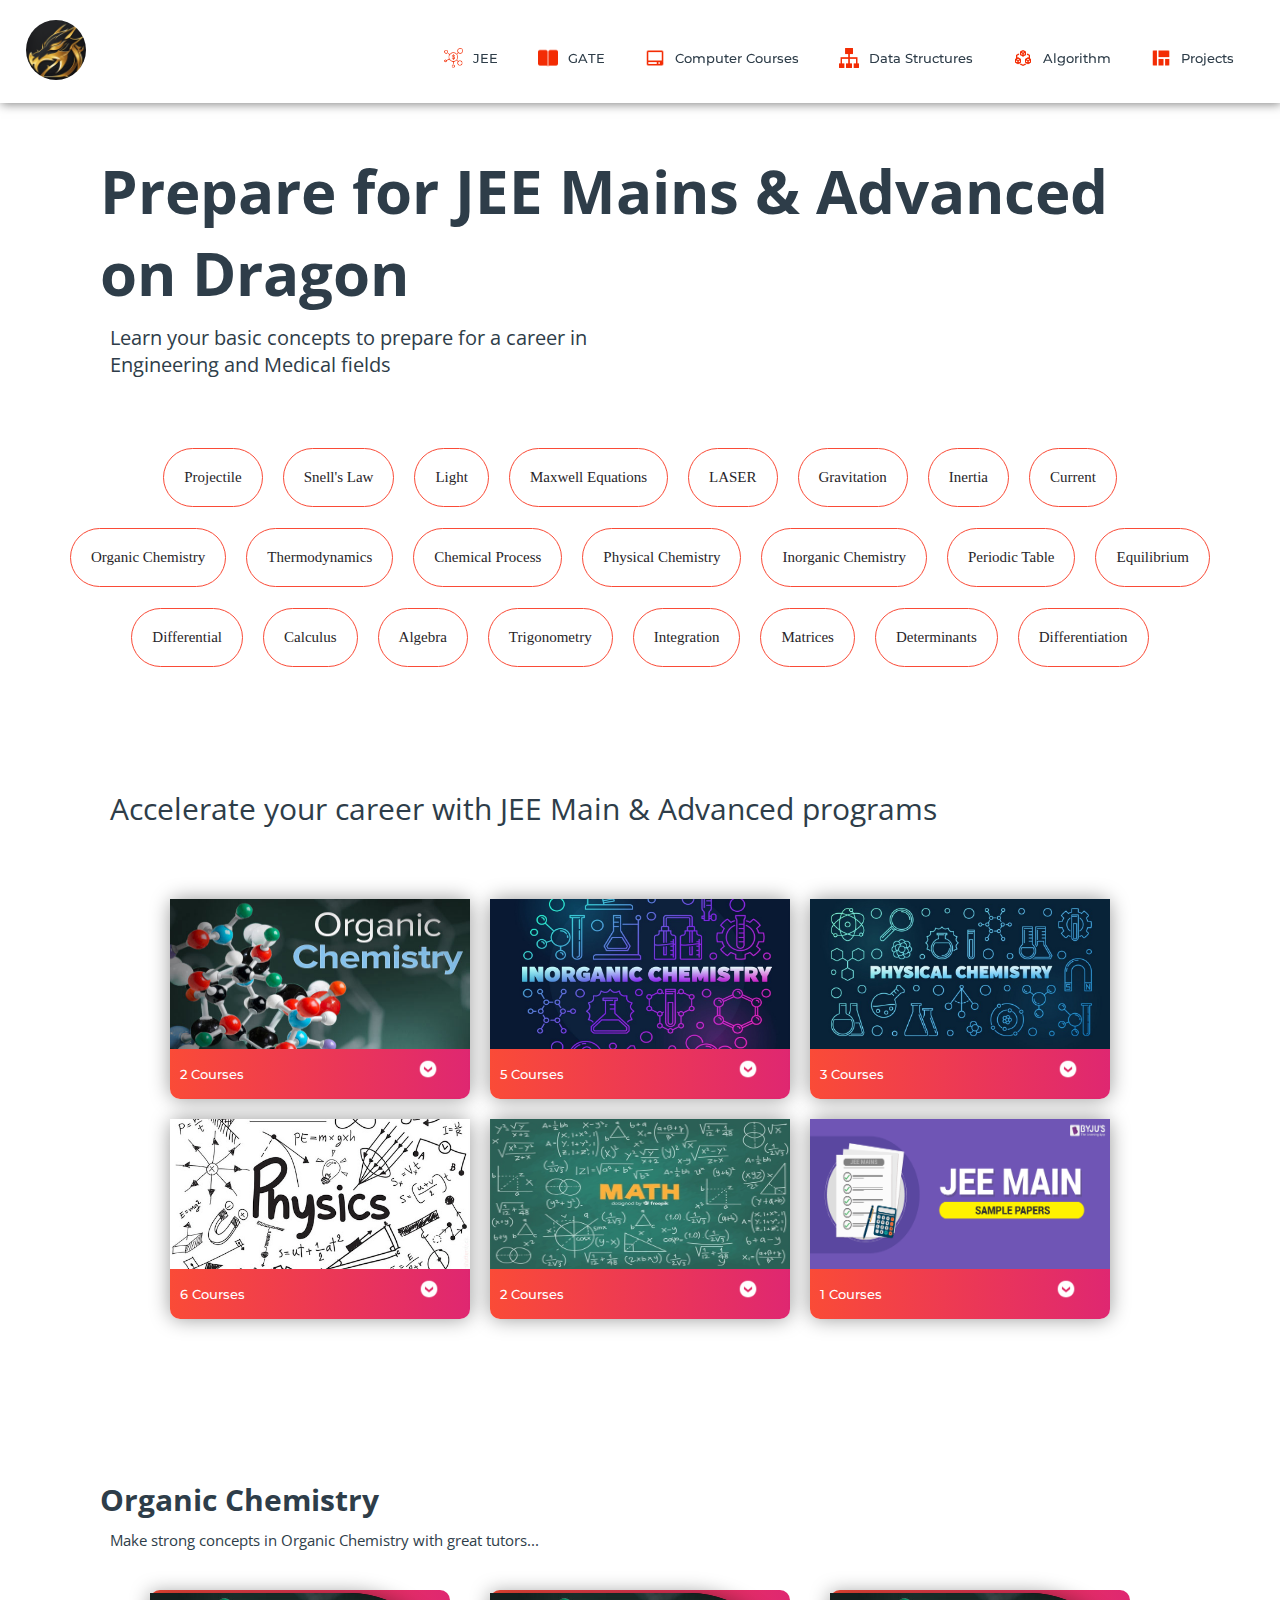
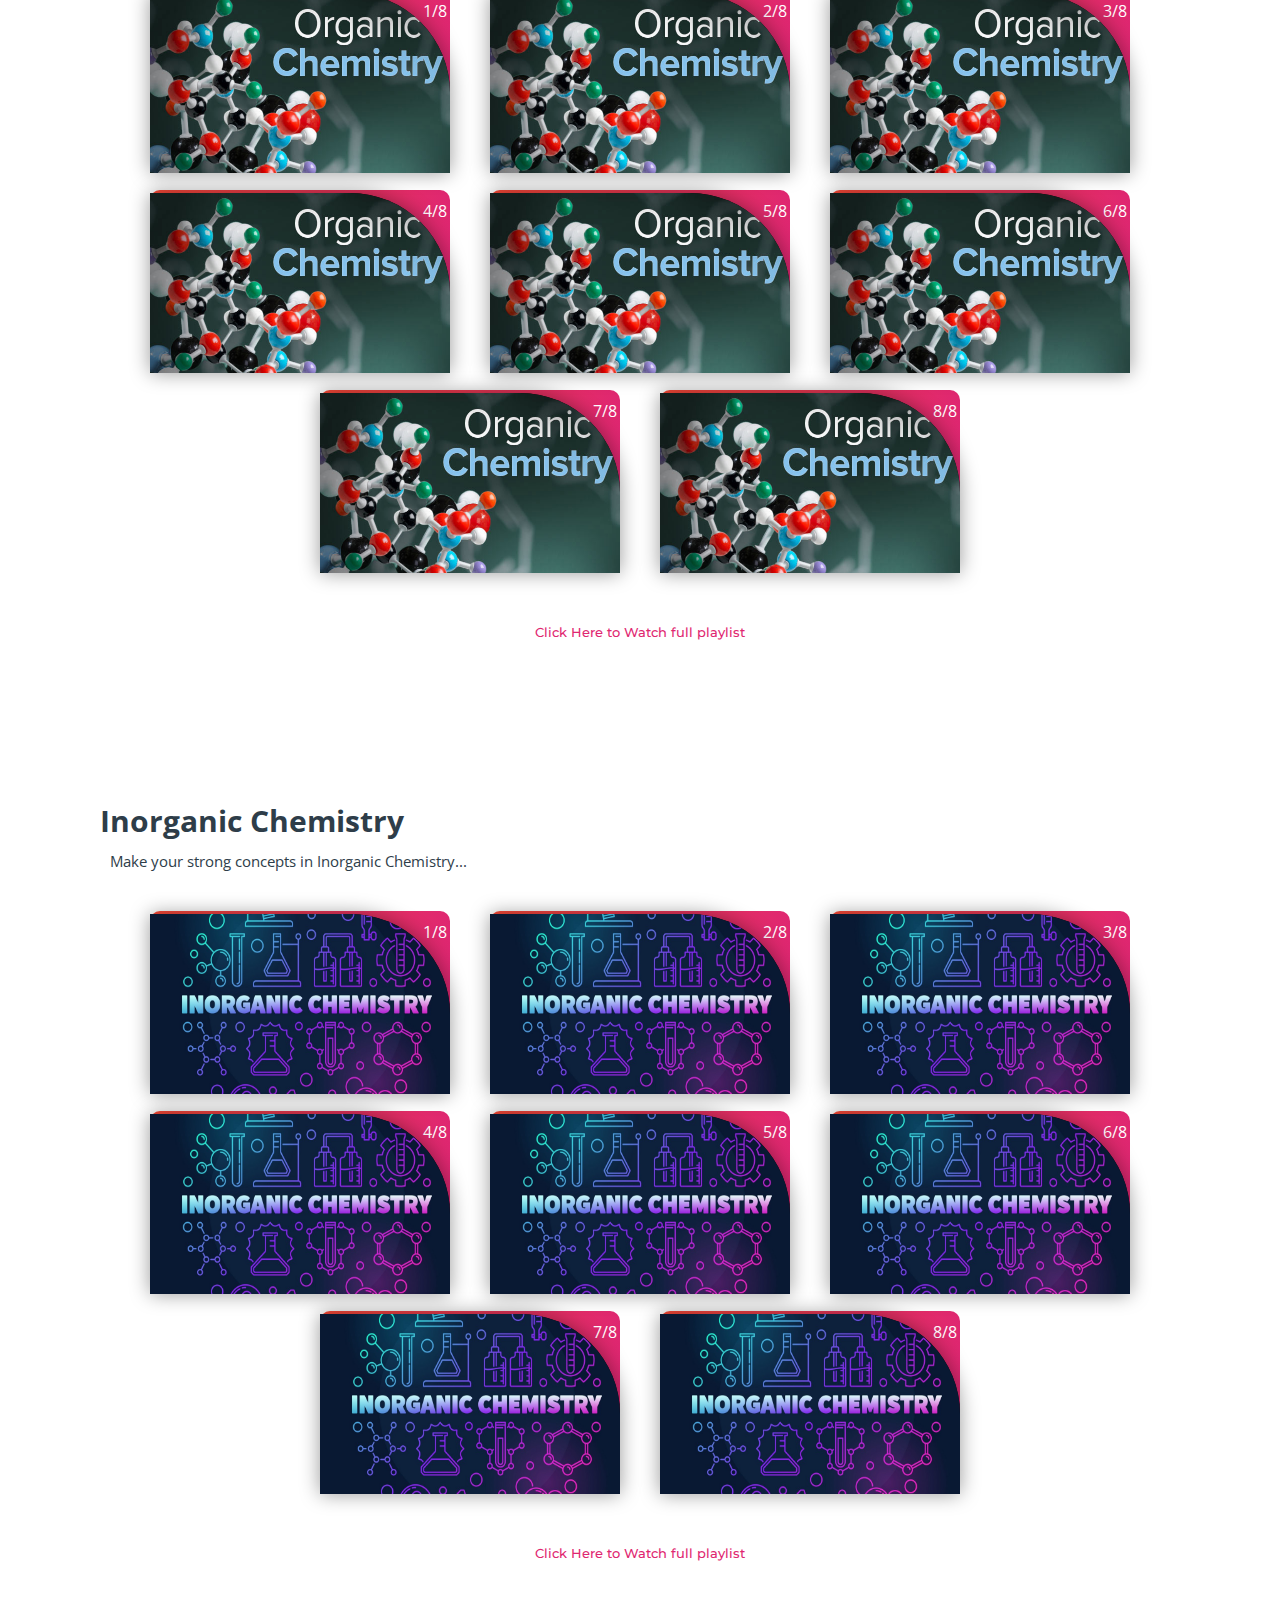
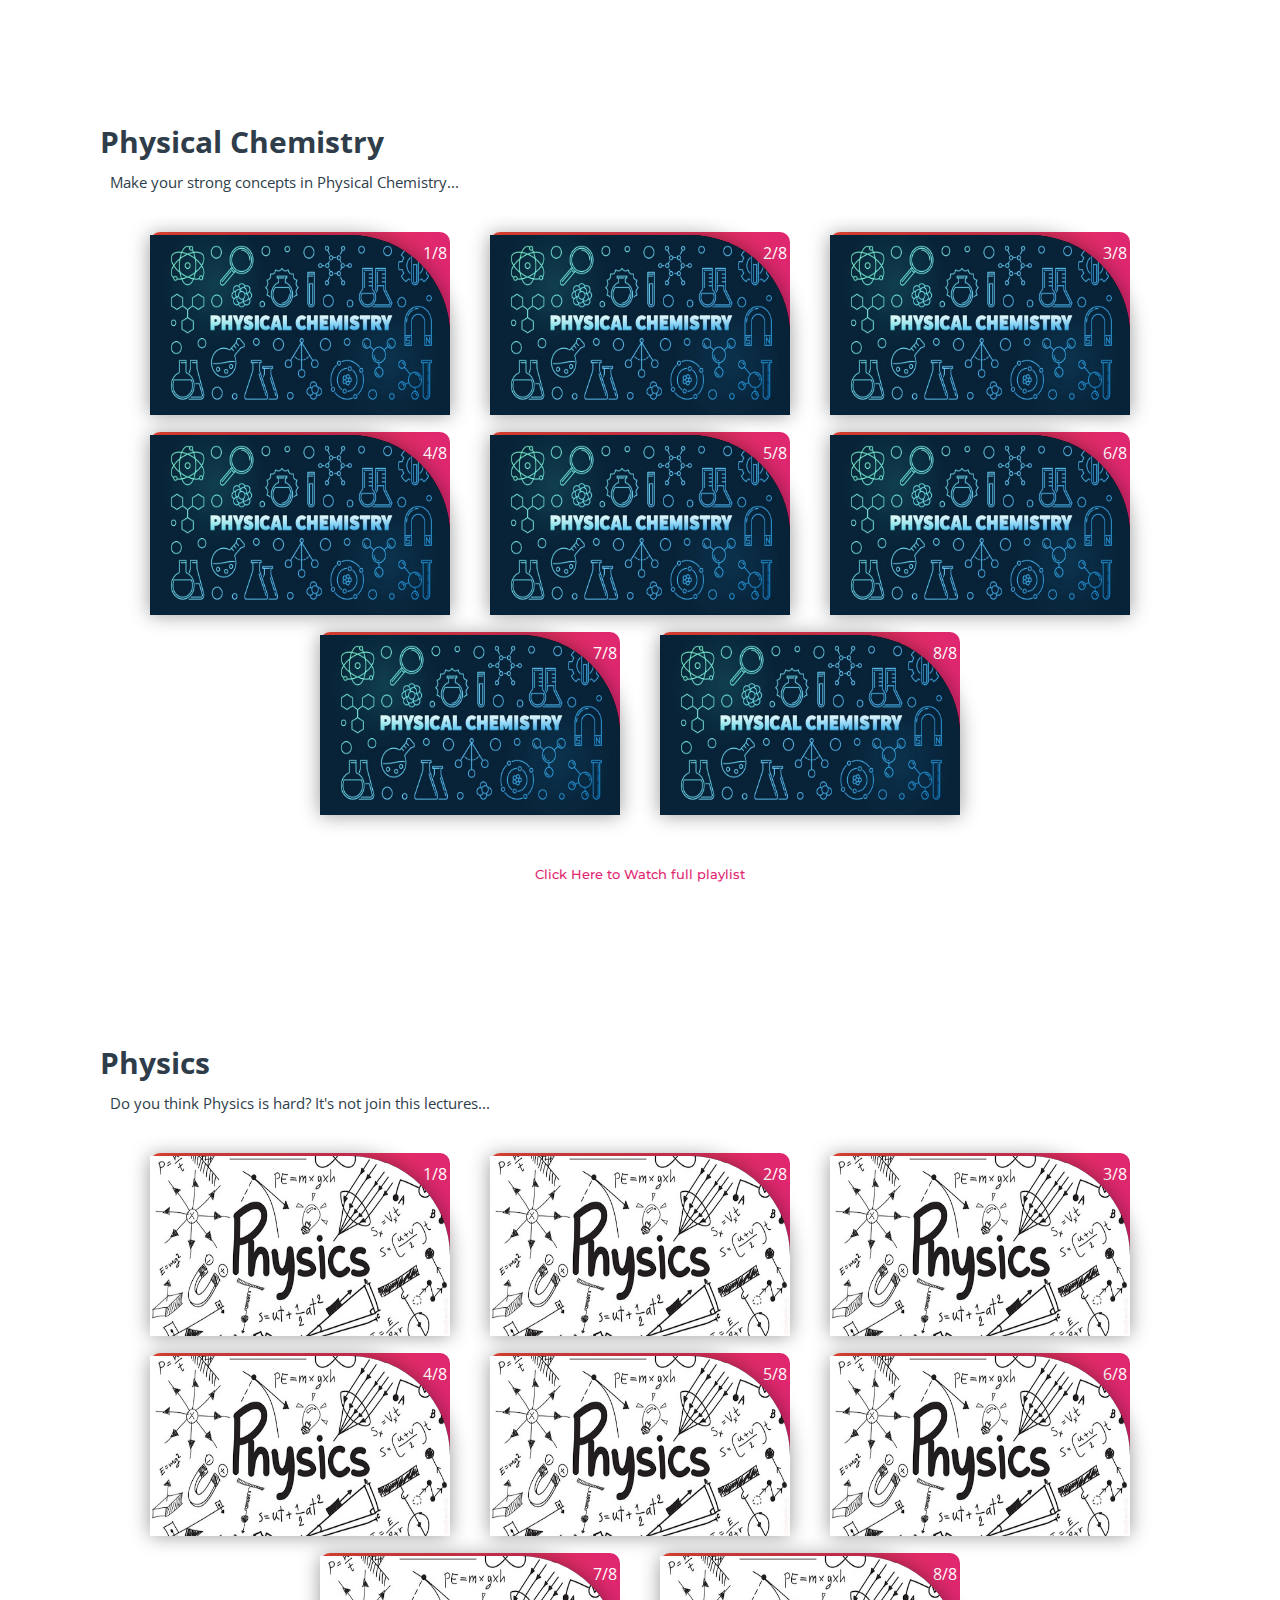
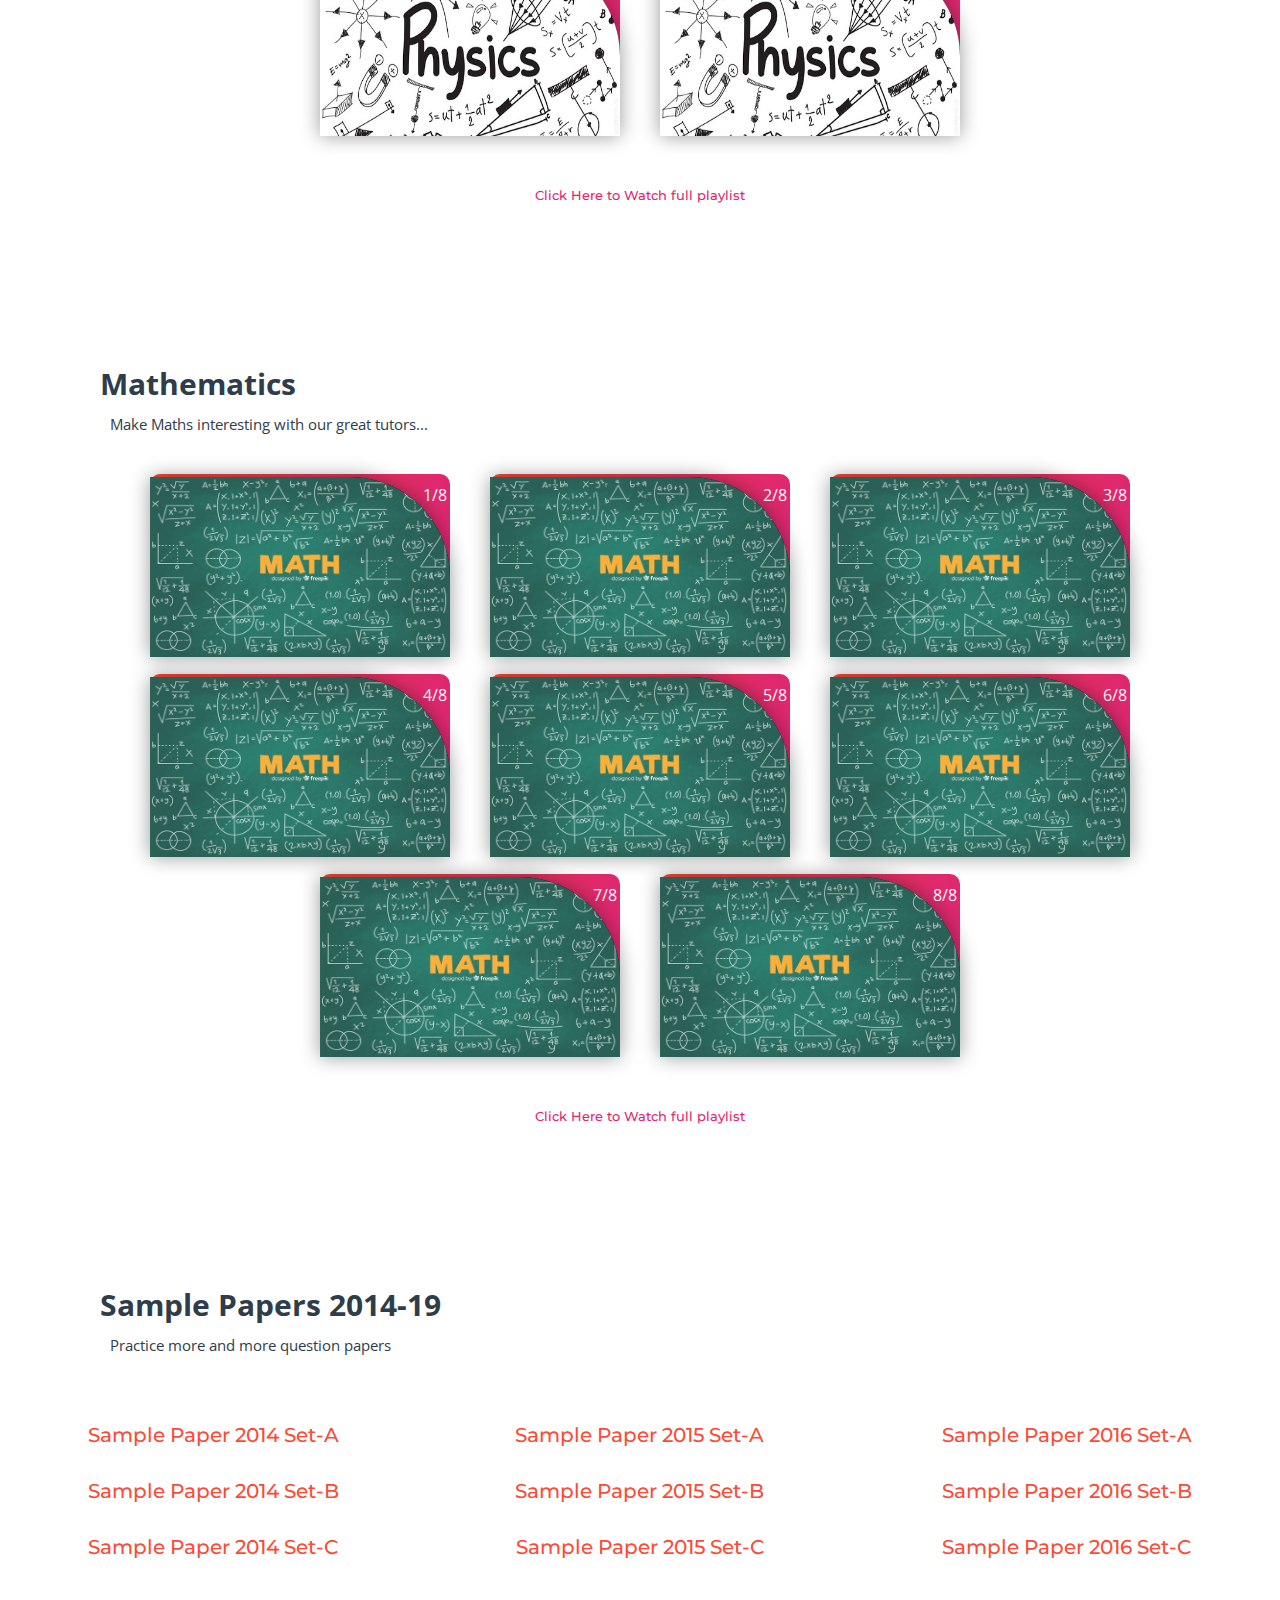
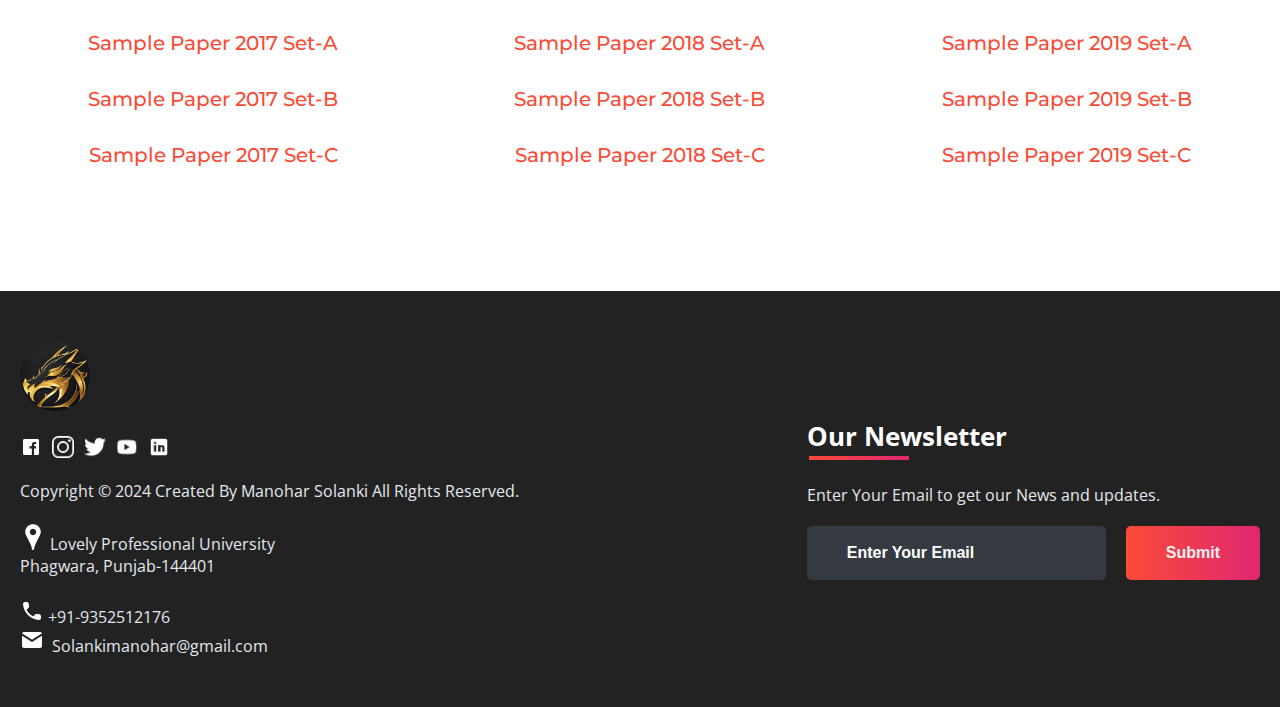
<file: Dragon_E-learning_Website-master/subjects/jee.html>
<!DOCTYPE html>
<html>
<head>
	<link rel="shortcut icon" type="png" href="../images/icon/logo.png">
	<title>Prepare for JEE Mains & Advanced</title>
	<link rel="stylesheet" type="text/css" href="subjects.css">
	<script type="text/javascript" src="../script.js"></script>
</head>
<body>

	<!-- NAVIGATION -->
	<header>
		<div class="nav" id="nav">
			<div id="learned-logo">
			<a href="../index.html"><img src="../images/icon/logo.png" style="width: 60px; border-radius: 50%;"></a></div>
			<div class="switch-tab" id="switch-tab" onclick="switchTAB()"><img src="../images/icon/menu.png"></div>
			<ul id="list-switch">
				<li><a href="#"><img src="../images/courses/d1.png" class="icon">JEE</a></li>
				<li><a href="gate.html"><img src="../images/courses/paper.png" class="icon">GATE</a></li>
				<li><a href="computer_courses.html"><img src="../images/courses/computer.png" class="icon">Computer Courses</a></li>
				<li><a href="computer_courses.html#data"><img src="../images/courses/data.png" class="icon">Data Structures</a></li>
				<li><a href="computer_courses.html#algo"><img src="../images/courses/algo.png" class="icon">Algorithm</a></li>
				<li><a href="computer_courses.html#projects"><img src="../images/courses/projects.png" class="icon">Projects</a></li>
			</ul>
			<div class="search" id="search-switch">
				<input type="text" placeholder="Search" class="srch"><button id="srchbtn"><img src="../images/icon/search.png"></button>
			</div>
		</div>
	</header>

	<div class="title">
		<span>Prepare for JEE Mains & Advanced<br>on Dragon</span>
		<div class="shortdesc">
			<p>Learn your basic concepts to prepare for a career in<br>Engineering and Medical fields</p>
		</div>
	</div>

<!-- Quick Links -->
	<div class="course">
		<div class="cbox">
		<div class="det"><a href="https://en.wikipedia.org/wiki/Projectile" target="_blank">Projectile</a></div>
		<div class="det"><a href="https://en.wikipedia.org/wiki/Snell%27s_law" target="_blank">Snell's Law</a></div>
		<div class="det"><a href="https://en.wikipedia.org/wiki/Light" target="_blank">Light</a></div>
		<div class="det"><a href="https://en.wikipedia.org/wiki/Maxwell%27s_equations" target="_blank">Maxwell Equations</a></div>
		<div class="det"><a href="https://en.wikipedia.org/wiki/Laser" target="_blank">LASER</a></div>
		<div class="det"><a href="https://en.wikipedia.org/wiki/Gravity" target="_blank">Gravitation</a></div>
		<div class="det"><a href="https://en.wikipedia.org/wiki/Inertia" target="_blank">Inertia</a></div>
		<div class="det"><a href="https://en.wikipedia.org/wiki/Current" target="_blank">Current</a></div>
		</div>
		<div class="cbox">
		<div class="det"><a href="#organic">Organic Chemistry</a></div>
		<div class="det"><a href="https://en.wikipedia.org/wiki/Thermodynamics" target="_blank">Thermodynamics</a></div>
		<div class="det"><a href="https://en.wikipedia.org/wiki/Chemical_process" target="_blank">Chemical Process</a></div>
		<div class="det"><a href="#physical">Physical Chemistry</a></div>
		<div class="det"><a href="#inorganic">Inorganic Chemistry</a></div>
		<div class="det"><a href="https://en.wikipedia.org/wiki/Periodic_table" target="_blank">Periodic Table</a></div>
		<div class="det"><a href="https://en.wikipedia.org/wiki/Equilibrium" target="_blank">Equilibrium</a></div>
		</div>
		<div class="cbox">
		<div class="det"><a href="#math">Differential</a></div>
		<div class="det"><a href="#math">Calculus</a></div>
		<div class="det"><a href="#math">Algebra</a></div>
		<div class="det"><a href="#math">Trigonometry</a></div>
		<div class="det"><a href="#math">Integration</a></div>
		<div class="det"><a href="#math">Matrices</a></div>
		<div class="det"><a href="#math">Determinants</a></div>
		<div class="det"><a href="#math">Differentiation</a></div>
		</div>
	</div>

	<div class="inbt">
		Accelerate your career with JEE Main & Advanced programs
	</div>

<!-- COURSES AVAILABLE -->
	<div class="ccard">
	<center>
		<div class="ccardbox">
			<div class="dcard">
				<div class="fpart"><img src="../images/courses/organic.jpg"></div>
				<a href="#organic"><div class="spart">2 Courses <img src="../images/icon/dropdown.png"></div></a>
			</div>
			<div class="dcard">
				<div class="fpart"><img src="../images/courses/inorganic.jpg"></div>
				<a href="#inorganic"><div class="spart">5 Courses <img src="../images/icon/dropdown.png"></div></a>
			</div>
			<div class="dcard">
				<div class="fpart"><img src="../images/courses/physical.jpg"></div>
				<a href="#physical"><div class="spart">3 Courses <img src="../images/icon/dropdown.png"></div></a>
			</div>
		</div>
		<div class="ccardbox">
			<div class="dcard">
				<div class="fpart"><img src="../images/courses/physics.jpg"></div>
				<a href="#physics"><div class="spart">6 Courses <img src="../images/icon/dropdown.png"></div></a>
			</div>
			<div class="dcard">
				<div class="fpart"><img src="../images/courses/math.jpg"></div>
				<a href="#math"><div class="spart">2 Courses <img src="../images/icon/dropdown.png"></div></a>
			</div>
			<div class="dcard">
				<div class="fpart"><img src="../images/courses/paper-download.png"></div>
				<a href="#sample_papers"><div class="spart">1 Courses <img src="../images/icon/dropdown.png"></div></a>
			</div>
		</div>
	</center>
	</div>

<!-- VIDEOS SECTION -->
	<div class="title2" id="organic">
		<span>Organic Chemistry</span>
		<div class="shortdesc2">
			<p>Make strong concepts in Organic Chemistry with great tutors...</p>
		</div>
	</div>
	
	<center>
		<div class="ccardbox2">
			<div class="dcard2"><span class="tag" >1/8</span>
				<div class="fpart2"><img src="../images/courses/organic.jpg">
					<iframe src="https://www.youtube.com/embed/bSMx0NS0XfY" frameborder="0" allow="accelerometer; autoplay; encrypted-media; gyroscope; picture-in-picture" allowfullscreen></iframe>
				</div>
			</div>
			<div class="dcard2"><span class="tag" >2/8</span>
				<div class="fpart2"><img src="../images/courses/organic.jpg">
					<iframe src="https://www.youtube.com/embed/bSMx0NS0XfY" frameborder="0" allow="accelerometer; autoplay; encrypted-media; gyroscope; picture-in-picture" allowfullscreen></iframe>
				</div>
			</div>
			<div class="dcard2"><span class="tag" >3/8</span>
				<div class="fpart2"><img src="../images/courses/organic.jpg">
					<iframe src="https://www.youtube.com/embed/bSMx0NS0XfY" frameborder="0" allow="accelerometer; autoplay; encrypted-media; gyroscope; picture-in-picture" allowfullscreen></iframe>
				</div>
			</div>
			<div class="dcard2"><span class="tag" >4/8</span>
				<div class="fpart2"><img src="../images/courses/organic.jpg">
					<iframe src="https://www.youtube.com/embed/bSMx0NS0XfY" frameborder="0" allow="accelerometer; autoplay; encrypted-media; gyroscope; picture-in-picture" allowfullscreen></iframe>
				</div>
			</div>
		
			<div class="dcard2"><span class="tag" >5/8</span>
				<div class="fpart2"><img src="../images/courses/organic.jpg">
					<iframe src="https://www.youtube.com/embed/bSMx0NS0XfY" frameborder="0" allow="accelerometer; autoplay; encrypted-media; gyroscope; picture-in-picture" allowfullscreen></iframe>
				</div>
			</div>
			<div class="dcard2"><span class="tag" >6/8</span>
				<div class="fpart2"><img src="../images/courses/organic.jpg">
					<iframe src="https://www.youtube.com/embed/bSMx0NS0XfY" frameborder="0" allow="accelerometer; autoplay; encrypted-media; gyroscope; picture-in-picture" allowfullscreen></iframe>
				</div>
			</div>
			<div class="dcard2"><span class="tag" >7/8</span>
				<div class="fpart2"><img src="../images/courses/organic.jpg">
					<iframe src="https://www.youtube.com/embed/bSMx0NS0XfY" frameborder="0" allow="accelerometer; autoplay; encrypted-media; gyroscope; picture-in-picture" allowfullscreen></iframe>
				</div>
			</div>
			<div class="dcard2"><span class="tag" >8/8</span>
				<div class="fpart2"><img src="../images/courses/organic.jpg">
					<iframe src="https://www.youtube.com/embed/bSMx0NS0XfY" frameborder="0" allow="accelerometer; autoplay; encrypted-media; gyroscope; picture-in-picture" allowfullscreen></iframe>
				</div>
			</div>
		</div>
	</center>

<br><br>
	<div class="click-me">
		<a href="https://www.youtube.com/watch?v=bSMx0NS0XfY&list=PL8dPuuaLjXtONguuhLdVmq0HTKS0jksS4" target="_blank">Click Here to Watch full playlist</a>
	</div>

<!-- VIDEOS SECTION -->

	<div class="title2" id="inorganic">
		<span>Inorganic Chemistry</span>
		<div class="shortdesc2">
			<p>Make your strong concepts in Inorganic Chemistry...</p>
		</div>
	</div>
	<center>
		<div class="ccardbox2">
			<div class="dcard2"><span class="tag" >1/8</span>
				<div class="fpart2"><img src="../images/courses/inorganic.jpg">
					<iframe src="https://www.youtube.com/embed/2B8CRyfGLo4" frameborder="0" allow="accelerometer; autoplay; encrypted-media; gyroscope; picture-in-picture" allowfullscreen></iframe>
				</div>
			</div>
			<div class="dcard2"><span class="tag" >2/8</span>
				<div class="fpart2"><img src="../images/courses/inorganic.jpg">
					<iframe src="https://www.youtube.com/embed/2B8CRyfGLo4" frameborder="0" allow="accelerometer; autoplay; encrypted-media; gyroscope; picture-in-picture" allowfullscreen></iframe>
				</div>
			</div>
			<div class="dcard2"><span class="tag" >3/8</span>
				<div class="fpart2"><img src="../images/courses/inorganic.jpg">
					<iframe src="https://www.youtube.com/embed/2B8CRyfGLo4" frameborder="0" allow="accelerometer; autoplay; encrypted-media; gyroscope; picture-in-picture" allowfullscreen></iframe>
				</div>
			</div>
			<div class="dcard2"><span class="tag" >4/8</span>
				<div class="fpart2"><img src="../images/courses/inorganic.jpg">
					<iframe src="https://www.youtube.com/embed/2B8CRyfGLo4" frameborder="0" allow="accelerometer; autoplay; encrypted-media; gyroscope; picture-in-picture" allowfullscreen></iframe>
				</div>
			</div>
		
			<div class="dcard2"><span class="tag" >5/8</span>
				<div class="fpart2"><img src="../images/courses/inorganic.jpg">
					<iframe src="https://www.youtube.com/embed/2B8CRyfGLo4" frameborder="0" allow="accelerometer; autoplay; encrypted-media; gyroscope; picture-in-picture" allowfullscreen></iframe>
				</div>
			</div>
			<div class="dcard2"><span class="tag" >6/8</span>
				<div class="fpart2"><img src="../images/courses/inorganic.jpg">
					<iframe src="https://www.youtube.com/embed/2B8CRyfGLo4" frameborder="0" allow="accelerometer; autoplay; encrypted-media; gyroscope; picture-in-picture" allowfullscreen></iframe>
				</div>
			</div>
			<div class="dcard2"><span class="tag" >7/8</span>
				<div class="fpart2"><img src="../images/courses/inorganic.jpg">
					<iframe src="https://www.youtube.com/embed/2B8CRyfGLo4" frameborder="0" allow="accelerometer; autoplay; encrypted-media; gyroscope; picture-in-picture" allowfullscreen></iframe>
				</div>
			</div>
			<div class="dcard2"><span class="tag" >8/8</span>
				<div class="fpart2"><img src="../images/courses/inorganic.jpg">
					<iframe src="https://www.youtube.com/embed/Iuo9PpGE04Y" frameborder="0" allow="accelerometer; autoplay; encrypted-media; gyroscope; picture-in-picture" allowfullscreen></iframe>
				</div>
			</div>
		</div>
	</center>
<br><br>
	<div class="click-me">
		<a href="https://www.youtube.com/watch?v=2B8CRyfGLo4" target="_blank">Click Here to Watch full playlist</a>
	</div>

<!-- VIDEOS SECTION -->

	<div class="title2" id="physical">
		<span>Physical Chemistry</span>
		<div class="shortdesc2">
			<p>Make your strong concepts in Physical Chemistry...</p>
		</div>
	</div>
	<center>
		<div class="ccardbox2">
			<div class="dcard2"><span class="tag" >1/8</span>
				<div class="fpart2"><img src="../images/courses/physical.jpg">
					<iframe src="https://www.youtube.com/embed/2y4cf47I21A" frameborder="0" allow="accelerometer; autoplay; encrypted-media; gyroscope; picture-in-picture" allowfullscreen></iframe>
				</div>
			</div>
			<div class="dcard2"><span class="tag" >2/8</span>
				<div class="fpart2"><img src="../images/courses/physical.jpg">
					<iframe src="https://www.youtube.com/embed/2y4cf47I21A" frameborder="0" allow="accelerometer; autoplay; encrypted-media; gyroscope; picture-in-picture" allowfullscreen></iframe>
				</div>
			</div>
			<div class="dcard2"><span class="tag" >3/8</span>
				<div class="fpart2"><img src="../images/courses/physical.jpg">
					<iframe src="https://www.youtube.com/embed/2y4cf47I21A" frameborder="0" allow="accelerometer; autoplay; encrypted-media; gyroscope; picture-in-picture" allowfullscreen></iframe>
				</div>
			</div>
			<div class="dcard2"><span class="tag" >4/8</span>
				<div class="fpart2"><img src="../images/courses/physical.jpg">
					<iframe src="https://www.youtube.com/embed/2y4cf47I21A" frameborder="0" allow="accelerometer; autoplay; encrypted-media; gyroscope; picture-in-picture" allowfullscreen></iframe>
				</div>
			</div>
		
			<div class="dcard2"><span class="tag" >5/8</span>
				<div class="fpart2"><img src="../images/courses/physical.jpg">
					<iframe src="https://www.youtube.com/embed/2y4cf47I21A" frameborder="0" allow="accelerometer; autoplay; encrypted-media; gyroscope; picture-in-picture" allowfullscreen></iframe>
				</div>
			</div>
			<div class="dcard2"><span class="tag" >6/8</span>
				<div class="fpart2"><img src="../images/courses/physical.jpg">
					<iframe src="https://www.youtube.com/embed/2y4cf47I21A" frameborder="0" allow="accelerometer; autoplay; encrypted-media; gyroscope; picture-in-picture" allowfullscreen></iframe>
				</div>
			</div>
			<div class="dcard2"><span class="tag" >7/8</span>
				<div class="fpart2"><img src="../images/courses/physical.jpg">
					<iframe src="https://www.youtube.com/embed/2y4cf47I21A" frameborder="0" allow="accelerometer; autoplay; encrypted-media; gyroscope; picture-in-picture" allowfullscreen></iframe>
				</div>
			</div>
			<div class="dcard2"><span class="tag" >8/8</span>
				<div class="fpart2"><img src="../images/courses/physical.jpg">
					<iframe src="https://www.youtube.com/embed/2y4cf47I21A" frameborder="0" allow="accelerometer; autoplay; encrypted-media; gyroscope; picture-in-picture" allowfullscreen></iframe>
				</div>
			</div>
		</div>
	</center>
<br><br>
	<div class="click-me">
		<a href="https://youtu.be/2y4cf47I21A" target="_blank">Click Here to Watch full playlist</a>
	</div>


<!-- VIDEOS SECTION -->

	<div class="title2" id="physics">
		<span>Physics</span>
		<div class="shortdesc2">
			<p>Do you think Physics is hard? It's not join this lectures...</p>
		</div>
	</div>
	<center>
		<div class="ccardbox2">
			<div class="dcard2"><span class="tag" >1/8</span>
				<div class="fpart2"><img src="../images/courses/physics.jpg">
					<iframe src="https://www.youtube.com/embed/FYE0YYuAyu0" frameborder="0" allow="accelerometer; autoplay; encrypted-media; gyroscope; picture-in-picture" allowfullscreen></iframe>
				</div>
			</div>
			<div class="dcard2"><span class="tag" >2/8</span>
				<div class="fpart2"><img src="../images/courses/physics.jpg">
					<iframe src="https://www.youtube.com/embed/FYE0YYuAyu0" frameborder="0" allow="accelerometer; autoplay; encrypted-media; gyroscope; picture-in-picture" allowfullscreen></iframe>
				</div>
			</div>
			<div class="dcard2"><span class="tag" >3/8</span>
				<div class="fpart2"><img src="../images/courses/physics.jpg">
					<iframe src="https://www.youtube.com/embed/FYE0YYuAyu0" frameborder="0" allow="accelerometer; autoplay; encrypted-media; gyroscope; picture-in-picture" allowfullscreen></iframe>
				</div>
			</div>
			<div class="dcard2"><span class="tag" >4/8</span>
				<div class="fpart2"><img src="../images/courses/physics.jpg">
					<iframe src="https://www.youtube.com/embed/FYE0YYuAyu0" frameborder="0" allow="accelerometer; autoplay; encrypted-media; gyroscope; picture-in-picture" allowfullscreen></iframe>
				</div>
			</div>
		
			<div class="dcard2"><span class="tag" >5/8</span>
				<div class="fpart2"><img src="../images/courses/physics.jpg">
					<iframe src="https://www.youtube.com/embed/FYE0YYuAyu0" frameborder="0" allow="accelerometer; autoplay; encrypted-media; gyroscope; picture-in-picture" allowfullscreen></iframe>
				</div>
			</div>
			<div class="dcard2"><span class="tag" >6/8</span>
				<div class="fpart2"><img src="../images/courses/physics.jpg">
					<iframe src="https://www.youtube.com/embed/FYE0YYuAyu0" frameborder="0" allow="accelerometer; autoplay; encrypted-media; gyroscope; picture-in-picture" allowfullscreen></iframe>
				</div>
			</div>
			<div class="dcard2"><span class="tag" >7/8</span>
				<div class="fpart2"><img src="../images/courses/physics.jpg">
					<iframe src="https://www.youtube.com/embed/FYE0YYuAyu0" frameborder="0" allow="accelerometer; autoplay; encrypted-media; gyroscope; picture-in-picture" allowfullscreen></iframe>
				</div>
			</div>
			<div class="dcard2"><span class="tag" >8/8</span>
				<div class="fpart2"><img src="../images/courses/physics.jpg">
					<iframe src="https://www.youtube.com/embed/FYE0YYuAyu0" frameborder="0" allow="accelerometer; autoplay; encrypted-media; gyroscope; picture-in-picture" allowfullscreen></iframe>
				</div>
			</div>
		</div>
	</center>
<br><br>
	<div class="click-me">
		<a href="https://youtu.be/FYE0YYuAyu0" target="_blank">Click Here to Watch full playlist</a>
	</div>

<!-- VIDEOS SECTION -->

	<div class="title2" id="math">
		<span>Mathematics</span>
		<div class="shortdesc2">
			<p>Make Maths interesting with our great tutors...</p>
		</div>
	</div>
	<center>
		<div class="ccardbox2">
			<div class="dcard2"><span class="tag" >1/8</span>
				<div class="fpart2"><img src="../images/courses/math.jpg">
					<iframe src="https://www.youtube.com/embed/xxGyTHWrHZg" frameborder="0" allow="accelerometer; autoplay; encrypted-media; gyroscope; picture-in-picture" allowfullscreen></iframe>
				</div>
			</div>
			<div class="dcard2"><span class="tag" >2/8</span>
				<div class="fpart2"><img src="../images/courses/math.jpg">
					<iframe src="https://www.youtube.com/embed/xxGyTHWrHZg" frameborder="0" allow="accelerometer; autoplay; encrypted-media; gyroscope; picture-in-picture" allowfullscreen></iframe>
				</div>
			</div>
			<div class="dcard2"><span class="tag" >3/8</span>
				<div class="fpart2"><img src="../images/courses/math.jpg">
					<iframe src="https://www.youtube.com/embed/xxGyTHWrHZg" frameborder="0" allow="accelerometer; autoplay; encrypted-media; gyroscope; picture-in-picture" allowfullscreen></iframe>
				</div>
			</div>
			<div class="dcard2"><span class="tag" >4/8</span>
				<div class="fpart2"><img src="../images/courses/math.jpg">
					<iframe src="https://www.youtube.com/embed/xxGyTHWrHZg" frameborder="0" allow="accelerometer; autoplay; encrypted-media; gyroscope; picture-in-picture" allowfullscreen></iframe>
				</div>
			</div>
		
			<div class="dcard2"><span class="tag" >5/8</span>
				<div class="fpart2"><img src="../images/courses/math.jpg">
					<iframe src="https://www.youtube.com/embed/xxGyTHWrHZg" frameborder="0" allow="accelerometer; autoplay; encrypted-media; gyroscope; picture-in-picture" allowfullscreen></iframe>
				</div>
			</div>
			<div class="dcard2"><span class="tag" >6/8</span>
				<div class="fpart2"><img src="../images/courses/math.jpg">
					<iframe src="https://www.youtube.com/embed/xxGyTHWrHZg" frameborder="0" allow="accelerometer; autoplay; encrypted-media; gyroscope; picture-in-picture" allowfullscreen></iframe>
				</div>
			</div>
			<div class="dcard2"><span class="tag" >7/8</span>
				<div class="fpart2"><img src="../images/courses/math.jpg">
					<iframe src="https://www.youtube.com/embed/xxGyTHWrHZg" frameborder="0" allow="accelerometer; autoplay; encrypted-media; gyroscope; picture-in-picture" allowfullscreen></iframe>
				</div>
			</div>
			<div class="dcard2"><span class="tag" >8/8</span>
				<div class="fpart2"><img src="../images/courses/math.jpg">
					<iframe src="https://www.youtube.com/embed/xxGyTHWrHZg" frameborder="0" allow="accelerometer; autoplay; encrypted-media; gyroscope; picture-in-picture" allowfullscreen></iframe>
				</div>
			</div>
		</div>
	</center>

<br><br>
	<div class="click-me">
		<a href="https://youtu.be/xxGyTHWrHZg" target="_blank">Click Here to Watch full playlist</a>
	</div>


<!-- SAMPLE PAPERS -->
	<div class="title2" id="sample_papers">
		<span>Sample Papers 2014-19</span>
		<div class="shortdesc2">
			<p>Practice more and more question papers</p>
		</div>
	</div>

	<div class="sample">
		<ul>
			<li><a href="../samplePapers/p1.pdf" target="_blank">Sample Paper 2014 Set-A</a></li>
			<li><a href="../samplePapers/p1.pdf" target="_blank">Sample Paper 2014 Set-B</a></li>
			<li><a href="../samplePapers/p1.pdf" target="_blank">Sample Paper 2014 Set-C</a></li>
		</ul>
		<ul>
			<li><a href="../samplePapers/p1.pdf" target="_blank">Sample Paper 2015 Set-A</a></li>
			<li><a href="../samplePapers/p1.pdf" target="_blank">Sample Paper 2015 Set-B</a></li>
			<li><a href="../samplePapers/p1.pdf" target="_blank">Sample Paper 2015 Set-C</a></li>
		</ul>
		<ul>
			<li><a href="../samplePapers/p1.pdf" target="_blank">Sample Paper 2016 Set-A</a></li>
			<li><a href="../samplePapers/p1.pdf" target="_blank">Sample Paper 2016 Set-B</a></li>
			<li><a href="../samplePapers/p1.pdf" target="_blank">Sample Paper 2016 Set-C</a></li>
		</ul>
	</div>
	<div class="sample lastSample">
		<ul>
			<li><a href="../samplePapers/p1.pdf" target="_blank">Sample Paper 2017 Set-A</a></li>
			<li><a href="../samplePapers/p1.pdf" target="_blank">Sample Paper 2017 Set-B</a></li>
			<li><a href="../samplePapers/p1.pdf" target="_blank">Sample Paper 2017 Set-C</a></li>
		</ul>
		<ul>
			<li><a href="../samplePapers/p1.pdf" target="_blank">Sample Paper 2018 Set-A</a></li>
			<li><a href="../samplePapers/p1.pdf" target="_blank">Sample Paper 2018 Set-B</a></li>
			<li><a href="../samplePapers/p1.pdf" target="_blank">Sample Paper 2018 Set-C</a></li>
		</ul>
		<ul>
			<li><a href="../samplePapers/p1.pdf" target="_blank">Sample Paper 2019 Set-A</a></li>
			<li><a href="../samplePapers/p1.pdf" target="_blank">Sample Paper 2019 Set-B</a></li>
			<li><a href="../samplePapers/p1.pdf" target="_blank">Sample Paper 2019 Set-C</a></li>
		</ul>
	</div>

<!-- FOOTER -->
<footer>
		<div class="footer-container">
			<div class="left-col">
				<img src="../images/icon/logo.png" style="width: 70px; height: 70px; border-radius: 100%;">
				<div class="logo"></div>
				<div class="social-media">
					<a href="#"><img src="../images/icon\fb.png"></a>
					<a href="#"><img src="../images/icon\insta.png"></a>
					<a href="#"><img src="../images/icon\tt.png"></a>
					<a href="#"><img src="../images/icon\ytube.png"></a>
					<a href="#"><img src="../images/icon\linkedin.png"></a>
				</div><br><br>
				<p class="rights-text">Copyright © 2024 Created By Manohar Solanki All Rights Reserved.</p>
				<br><p><img src="../images/icon/location.png"> Lovely Professional University<br>Phagwara, Punjab-144401</p><br>
				<p><img src="../images/icon/phone.png"> +91-9352512176<br><img src="../images/icon/mail.png">&nbsp; Solankimanohar@gmail.com</p>
			</div>
			<div class="right-col">
				<h1 style="color: #fff">Our Newsletter</h1>
				<div class="border"></div><br>
				<p>Enter Your Email to get our News and updates.</p>
				<form class="newsletter-form">
					<input class="txtb" type="email" placeholder="Enter Your Email">
					<input class="btn" type="submit" value="Submit">
				</form>
			</div>
		</div>
	</footer>

</body>
</html>
</file>
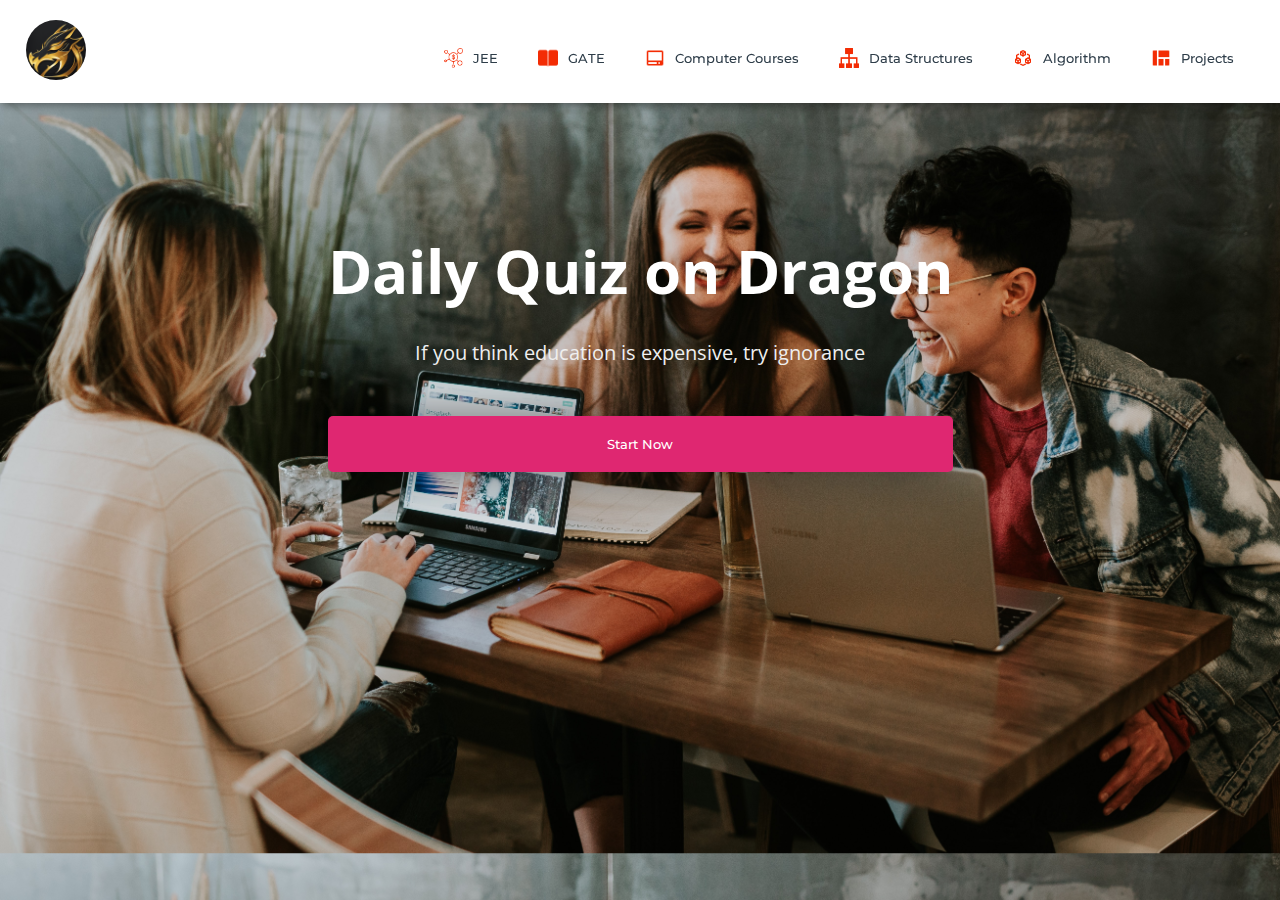
<file: Dragon_E-learning_Website-master/subjects/quiz.html>
<!DOCTYPE html>
<html>
<head>
	<link rel="shortcut icon" type="png" href="../images/icon/logo.png">
	<title>Quiz on LearnEd</title>
	<link rel="stylesheet" type="text/css" href="quizStyle.css">
	<script type="text/javascript" src="../script.js"></script>
</head>
<body>
	
<!-- NAVIGATION -->
	<header>
		<div class="nav" id="nav">
			<div id="learned-logo">
			<a href="../index.html"><img src="../images/icon/logo.png" style="width: 60px; border-radius: 50%;"></a></div>
			<div class="switch-tab" id="switch-tab" onclick="switchTAB()"><img src="../images/icon/menu.png"></div>
			<ul id="list-switch">
				<li><a href="jee.html"><img src="../images/courses/d1.png" class="icon">JEE</a></li>
				<li><a href="gate.html"><img src="../images/courses/paper.png" class="icon">GATE</a></li>
				<li><a href="computer_courses.html"><img src="../images/courses/computer.png" class="icon">Computer Courses</a></li>
				<li><a href="computer_courses.html#data"><img src="../images/courses/data.png" class="icon">Data Structures</a></li>
				<li><a href="computer_courses.html#algo"><img src="../images/courses/algo.png" class="icon">Algorithm</a></li>
				<li><a href="computer_courses.html#projects"><img src="../images/courses/projects.png" class="icon">Projects</a></li>
			</ul>
			<div class="search" id="search-switch">
				<input type="search" placeholder="Search" class="srch"><button id="srchbtn"><img src="../images/icon/search.png"></button>
			</div>
		</div>
	</header>
	

<!-- MAIN Heading of Page -->
	<div class="title" id="title">
		<span>Daily Quiz on Dragon</span>
		<div class="shortdesc"><br>
			<p>If you think education is expensive, try ignorance</p>
		</div>
		<button onclick="startquiz()">Start Now</button>
	</div>


<div class="panel" id="panel">
	
	<div class="left-side" id="left">
		<ul>
			<li onclick="quizt(1)">HOME</li>
			<li onclick="quizt(2)">JEE Mains</li>
			<li onclick="quizt(3)">JEE Advanced</li>
			<li onclick="quizt(4)">GATE</li>
			<li onclick="quizt(5)">C/C++</li>
			<li onclick="quizt(6)">Java</li>
			<li onclick="quizt(7)">Python</li>
			<li onclick="quizt(8)">JavaScript</li>
			<li onclick="quizt(9)">Data Structures</li>
			<li onclick="quizt(10)">Algorithm</li>
			<li onclick="quizt(11)">Interview Questions</li>
		</ul>
	</div>

	<div class="right-side" id="right">
		<div id="quiz-container">
			
			<div id="f1"><div class="quiz-frame main-frame"></div></div>

			<div id="f2"><iframe class="quiz-frame" src="https://docs.google.com/forms/d/e/1FAIpQLSe3hXLPuiQGqj1n3IeeAzM8YLNpgJIIk_zfteoEdWka4X3wxQ/viewform?embedded=true" frameborder="0" marginheight="0" marginwidth="0">Loading…</iframe></div>
			
			<div id="f3"><iframe class="quiz-frame" src="https://docs.google.com/forms/d/e/1FAIpQLSeVTLsd_AqZGpbIMnZRm20OKrjjiYSirWBjfCHpWtAsMQU--g/viewform?embedded=true" frameborder="0" marginheight="0" marginwidth="0">Loading…</iframe></div>
			
			<div id="f4"><iframe class="quiz-frame" src="https://docs.google.com/forms/d/e/1FAIpQLSdjSKZhQp5jqqR34zD_uWMtgXr18F9pdK6YqcafLSP6J7VZjw/viewform?embedded=true" frameborder="0" marginheight="0" marginwidth="0">Loading…</iframe></div>

			<div id="f5"><iframe class="quiz-frame" src="https://docs.google.com/forms/d/e/1FAIpQLSe1xs1-41MAbLN7KkXrJwtGdbl5ydxe_vX_nmFRjf6c0wtYkA/viewform?embedded=true"  frameborder="0" marginheight="0" marginwidth="0">Loading…</iframe></iframe></div>
			
			<div id="f6"><iframe class="quiz-frame" src="https://docs.google.com/forms/d/e/1FAIpQLSdHFDm_BakVxro_zJI78OF2OLJpXgDzzaAVMHD9hptWlXBSpA/viewform?embedded=true" frameborder="0" marginheight="0" marginwidth="0">Loading…</iframe></div>
			
			<div id="f7"><iframe class="quiz-frame" src="https://docs.google.com/forms/d/e/1FAIpQLSdgD7yFEJtqpkImDiLAaQ7w9VcsO688gr1V3Gl7FqwM5yXtWQ/viewform?embedded=true" frameborder="0" marginheight="0" marginwidth="0">Loading…</iframe></div>

			<div id="f8"><iframe class="quiz-frame" src="https://docs.google.com/forms/d/e/1FAIpQLSchDBnai_Aup7YFJQegg4z-qoB338p010VgZRxBYDT17xoRew/viewform?embedded=true" frameborder="0" marginheight="0" marginwidth="0">Loading…</iframe></div>

			<div id="f9"><iframe class="quiz-frame" src="https://docs.google.com/forms/d/e/1FAIpQLSfY5oIAz4R9Ty-LBpx7h4th6OJ0-RkrxIlLslRV4NjwwW8_uw/viewform?embedded=true" frameborder="0" marginheight="0" marginwidth="0">Loading…</iframe></div>
			
			<div id="f10"><iframe class="quiz-frame" src="https://docs.google.com/forms/d/e/1FAIpQLSflwS89sG7H98J9vFgFqJgsKaZ5gpq3yUlOiW3up7RQQ-qRnw/viewform?embedded=true" frameborder="0" marginheight="0" marginwidth="0">Loading…</iframe></div>

			<div id="f11"><iframe class="quiz-frame" src="https://docs.google.com/forms/d/e/1FAIpQLSe_aS8-CMNFdUzI1UE73zahC2bmMwJkmB6FJXPIeKbLIBqB4Q/viewform?embedded=true" frameborder="0" marginheiclass="quiz-frame" ght="0" marginwidth="0">Loading…</iframe></div>

		</div>
	</div>

</div>

	<script type="text/javascript" src="../script.js"></script>
</body>
</html>
</file>
<file: style.css>
* {
  font-family: "Noto Serif", serif;
  margin: 0;
  padding: 0;
  box-sizing: border-box;
}
.header {
  min-height: 100vh;
  width: 100%;
  background-image: linear-gradient(hwb(0 47% 33% / 0), rgba(0, 0, 0, 0.7), rgba(144, 124, 59, 0.7)),
    url(./images/banner.png);
  background-position: center;
  background-size: cover;
  position: relative;
}

nav {
  display: flex;
  padding: 2% 6%;
  justify-content: space-between;
  align-items: center;
}
nav img {
  width: 150px;
}
.nav-links {
  flex: 1;
  text-align: right;
}

.nav-links ul li {
  list-style: none;
  display: inline-block;
  padding: 8px 12px;
  position: relative;
}
.nav-links ul li a {
  color: #fff;
  text-decoration: none;
  font-size: 13px;
}
.nav-links ul li::after {
  content: "";
  width: 0%;
  height: 2px;
  background: #1fd016;
  display: block;
  margin: auto;
  transition: 0.5s;
}
.nav-links ul li:hover::after {
  width: 100%;
}
.text-box {
  position: absolute;
  top: 50%;
  right: 50%;
  transform: translate(50%, -50%);
  text-align: center;
  color: #ffffff;
  width: 90%;
}
.text-box h1 {
  font-size: 48px;
}
.text-box p {
  margin: 10px 0 40px;
  font-size: 14px;
}
.hero-btn {
  display: inline-block;
  text-decoration: none;
  color: #ffffff;
  border: 1px solid #fff;
  padding: 12px 34px;
  font-size: 13px;
  background-color: transparent;
  position: relative;
  cursor: pointer;
}
.hero-btn:hover {
  border: 1px solid #ff00ae;
  background: #ff00ae;
  transition: 1s;
  color: #fff;
}
nav .fa {
  display: none;
}
@media (max-width: 700px) {
  .text-box h1 {
    font-size: 20px;
  }
  .nav-links ul li {
    display: block;
  }
  .nav-links {
    position: absolute;
    background: #f44336;
    height: 100vh;
    width: 200px;
    top: -800px;
    right: 0px;
    text-align: left;
    z-index: 2;
    transition: 0.7s;
  }
  nav .fa {
    display: block;
    color: #fff;
    margin: 10px;
    font-size: 22px;
    cursor: pointer;
  }
  .nav-links ul {
    padding: 30px;
  }
}

/* course */

.course {
  width: 80%;
  margin: auto;
  text-align: center;
  padding-top: 100px;
}
h1 {
  font-size: 36px;
  font-weight: 600;
}
p {
  color: #777;
  font-size: 12px;
  font-weight: 300;
  line-height: 22px;
  padding: 10px;
}
.row {
  margin-top: 5%;
  display: flex;
  justify-content: space-between;
}
.course-col {
  flex-basis: 31%;
  background-color: #fff3f3;
  border-radius: 10px;
  margin-bottom: 5%;
  padding: 20px 12px;
  box-sizing: border-box;
  transition: 0.5s;
}
h3 {
  text-align: center;
  font-weight: 600;
  margin: 10px 0;
}
.course-col:hover {
  box-shadow: 0 0 20px 0px rgba(0, 0, 0, 0.2);
}
@media (max-width: 700px) {
  .row {
    flex-direction: column;
  }
}

/* campus */

.campus {
  width: 80%;
  margin: auto;
  text-align: center;
  padding-top: 50px;
}
.campus-col {
  flex-basis: 32%;
  border-radius: 10px;
  margin-bottom: 30px;
  position: relative;
  overflow: hidden;
}
.campus-col img {
  width: 100%;
  display: block;
}
.layer {
  background: transparent;
  height: 100%;
  width: 100%;
  position: absolute;
  top: 0;
  left: 0;
  transition: 0.5s;
}
.layer:hover {
  background: rgba(226, 0, 0, 0.7);
}
.layer h3 {
  width: 100%;
  font-weight: 300;
  color: #fff;
  font-size: 20px;
  bottom: 0;
  left: 50%;
  transform: translateX(-50%);
  position: absolute;
  opacity: 0;
  transition: 0.5s;
}
.layer:hover h3 {
  bottom: 49%;
  opacity: 1;
}
/* facilities */
.facilities {
  width: 80%;
  margin: auto;
  text-align: center;
  padding-top: 100px;
}
.facilities-col {
  flex-basis: 31%;
  border-radius: 10px;
  margin-bottom: 5%;
  text-align: left;
}
.facilities-col img {
  width: 100%;
  border-radius: 10px;
}
.facilities-col p {
  padding: 0;
}
.facilities-col h3 {
  margin-top: 16px;
  margin-bottom: 15px;
  text-align: left;
}

/* tetimonials */

.testimonials {
  width: 80%;
  margin: auto;
  padding-top: 100px;
  text-align: center;
}
.testimonial-col {
  flex-basis: 44%;
  border-radius: 10px;
  margin-bottom: 5%;
  text-align: left;
  background: #fff3f3;
  padding: 25px;
  cursor: pointer;
  display: flex;
}
.testimonial-col img {
  height: 40px;
  margin-left: 5px;
  margin-right: 30px;
  border-radius: 50%;
}
.testimonial-col p {
  padding: 0;
}
.testimonial-col h3 {
  margin-top: 15px;
  text-align: left;
}
.testimonial-col i {
  color: #f44336;
}
@media (max-width: 700px) {
  .testimonial-col img {
    margin-left: 0px;
    margin-right: 15px;
  }
}

/* call to action */

.cta {
  margin: 100px auto;
  width: 80%;
  background-image: linear-gradient(rgba(4, 9, 30, 0.7), rgba(4, 9, 30, 0.7)),
    url(./images/banner2.jpg);
  background-position: center;
  background-size: cover;
  border-radius: 10px;
  text-align: center;
  padding: 100px 0;
}
.cta h1 {
  color: #fff;
  margin-bottom: 40px;
  padding: 0;
}
@media (max-width: 700px) {
  .cta h1 {
    font-size: 20px;
  }
}

/* 
footer */

.footer {
  width: 100%;
  text-align: center;
  padding: 30px 0;
}
.footer h4 {
  margin-bottom: 25px;
  margin-top: 20px;
  font-weight: 800;
}
.icons i {
  color: #f44336;
  margin: 0 13px;
  cursor: pointer;
  padding: 18px 0;
  font-size: 25px;
}
.fa-heart {
  color: #f44336;
}

/* -----ABOUT US START HERE --------*/

.sub-header {
  height: 50vh;
  width: 100%;
  background-image: linear-gradient(rgba(4, 9, 30, 0.7), rgba(4, 9, 30, 0.7)),
    url(./images/background.jpg);
  background-position: center;
  background-size: cover;
  text-align: center;
  color: #fff;
}
.sub-header h1 {
  margin-top: 50px;
}
.about-us img {
  width: 80%;
  margin: auto;
  padding-top: 80px;
  padding-bottom: 50px;
  background-image: linear-gradient(rgba(224, 125, 224, 0.7), rgba(56, 222, 44, 0.7)),
  url(./images/about.jpg);
}
.about-col {
  flex-basis: 48%;
  padding: 30px 2px;
}
.about-col img{
  width: 100%;
}
.about-col h1{
  padding-top: 0;
}
.about-col p {
  padding: 15px 0 25px;
}
.red-btn{
  border: 1px solid #f44336;
  background: transparent;
  color: #f44336;
}
.red-btn:hover{
  color: #fff;
}

/* blog content  */

.blog-content{
  width: 80%;
  margin: auto;
  padding: 60px 0;
}
.blog-left{
  flex-basis: 65%;
}
.blog-left img {
  width: 100%;
}
.blog-left h2 {
  color: #222;
  font-weight: 600;
  margin: 30px 0;
}
.blog-left p {
  color: #999;
  padding: 0;
}
.blog-right{
  flex-basis: 32%;
}
.blog-right h3 {
  background: #f44336;
  color: #fff;
  padding: 7px 0;
  font-size: 16px;
  margin-bottom: 20px;
}
.blog-right div {
  display: flex;
  align-items: center;
  justify-content: space-between;
  color: #555;
  padding: 8px;
  box-sizing: border-box;
}
.comment-box{
  border: 1px solid #ccc;
  margin: 50px 0;
  padding: 10px 20px;
}
.comment-box h3{
  text-align: left;
}
.comment-form input, .comment-form textarea{
  width: 100%;
  padding: 10px;
  margin: 15px 0;
  box-sizing: border-box;
  border: none;
  outline: none;
  background: #f0f0f0;
}
.comment-form button {
  margin: 10px 0;
}

@media (max-width:700px){
  .sub-header h1{
    font-size: 20px;
  }
}

/* contact us page */

.location {
  width: 80%;
  margin: auto;
  padding: 80px 0;
}
.location iframe {
  width: 100%;
}
.contact-us{
  width: 80%;
  margin: auto;
}
.contact-col{
  flex-basis: 48%;
  margin-bottom: 30px;
}
.contact-col div {
  display: flex;
  align-items: center;
  margin-bottom: 40px;
}
.contact-col div i {
  font-size: 28px;
  color:#f44336;
  margin: 10px;
  margin-right: 30px;
}
.contact-col div p{
  padding: 0;
}
.contact-col div h5{
  font-size: 20px;
  margin-bottom: 5px;
  color: #555;
  font-weight: 400;
}
.contact-col input, .contact-col textarea{
  width: 100%;
  padding: 15px;
  margin-bottom: 17px;
  outline: none;
  border: 1px solid #ccc;
  box-sizing: border-box;
}
</file>
<file: Dragon_E-learning_Website-master/style.css>
@import url('https://fonts.googleapis.com/css?family=Montserrat:500&display=swap');
@import url('https://fonts.googleapis.com/css?family=Dancing+Script&display=swap');
@import url('https://fonts.googleapis.com/css?family=Open+Sans&display=swap');

* {
	box-sizing: border-box;
	margin: 0;
	padding: 0;
}

html {
	scroll-behavior: smooth;
}
body {
	background: #ffffff;
	font-family: 'Open Sans', sans-serif;
}

header {
	height: 90vh;
	/* background: #000; */
}
.black {
	box-shadow: 0 2px 10px rgba(0, 0, 0, 0.5);
}
nav {
	padding-top: 20px;
	padding-bottom: 20px;
	top: 0;
	position: fixed;
	display: flex;
	width: 100%;
	z-index: 1000;
	background: #fff;
	justify-content: space-around;
	transition: 1.5s;
	align-items: center;
}
nav ul {
	display: flex;
	align-items: center;
}
nav ul li {
	list-style: none;
	margin: 5px 10px;
}
nav ul li a {
	padding: 2px 10px;
	color: #2e2e2e;
	cursor: pointer;
	transition: .5s;
	text-decoration: none;
}
nav ul li a:hover {
	color: #fff;
	border-radius: 5px;
	background: #DF2771;
}
.active {
	color: #fff;
	border-radius: 5px;
	background: #DF2771;
}
.srch {
	padding: 2px 10px;
	display: flex;
	/* align-items: center; */
	justify-content: center;
	/* background: #0066ff; */
	border: 1px solid;
	border-radius: 20px;
}
.srch img {
	width: 25px;
	cursor: pointer;
}
.srch .search {
	/* padding: 2px 10px; */
	outline: none;
	border: none;
	background: transparent;
}

.get-started {
	margin-left: 50px;
	padding: 5px 20px;
	border: 2px solid #DF2771;
	border-radius: 20px;
	text-decoration: none;
	
	transition: .5s;
	background-color: #DF2771;
	color: #fff;
}
.get-started:hover {
	color: #2e2e2e;
	background: #fff;
}
.logo img{
	width: 120px;
	cursor: pointer;
	transition: all 1s;
}

a, button {
	float: left;
	font-family: "Montserrat", sans-serif;
	font-weight: 500;
	font-size: 15px;
	color: #2E3D49;
	display: block;
	text-decoration: none;
	text-align: center;
}
.head-container {
	margin-top: 245px;
	display: flex;
	flex-wrap: wrap;
	align-items: center;
	justify-content: space-around;
}
.quote {
	width: 600px;
	transform: translateY(-50px);
}
.quote h5 {
	margin-top: 20px;
	color: #0009;
	line-height: 20px;
}
.quote p {
	font-size: 50px;
	color: #2e2e2e;
}
.quote .play {
	margin-top: 20px;
	display: flex;
	/* justify-content: center; */
	align-items: center;
}
.quote .play img {
	width: 45px;
	cursor: pointer;
	filter: drop-shadow(0 0 10px #0002);
}
.quote .play span a{
	margin-left: 10px;
	font-size: 20px;
	font-weight: 900;
	color: rgba(0, 0, 0, 0.8);
	cursor: pointer;
}
.svg-image img{
	width: 500px;
	filter: drop-shadow(0 20px 10px rgba(0,0,0,0.2));
}

/* SIDE MENU */
.menu {
	cursor: pointer;
	width: 25px;
	display: none;
}
.side-menu {
	width: 100%;
	height: 100%;
	background: rgba(182, 33, 90, 0.993);
	position: absolute;
	top: 0;
	transition: .8s;
	z-index: 2000;
	transform: translateX(-100%);
}
.side-menu ul {
	margin-top: 35%;
	display: flex;
	flex-direction: column;
	justify-content: center;
	/* background: #FA4B37; */
}
.side-menu ul li {
	list-style: none;
	/* background: #009900; */
	display: flex;
	justify-content: center;
	align-items: center;
	/* border-bottom: 1px solid #fff; */
	/* padding: 10px 0px; */
}
.side-menu ul li:hover a{
	background: #fff;
	color: #DF2771;
}
.side-menu ul li a{
	color: #FFF;
	width: 100%;
	font-size: 1em;
	/* background: #2E3D49; */
	text-decoration: none;
	padding: 15px 0px;
}
.close img{
	float: right;
	width: 35px;
	cursor: pointer;
	margin: 10px;
}
.user {
	display: flex;
	justify-content: center;
	align-items: center;
	margin-top: 10%;
}
.user img {
	width: 60px;
	border-radius: 50%;
	border: 2px solid #fff;
	filter: drop-shadow(0 10px 20px #0004);
	margin-right: 30px;
	cursor: pointer;
}
.user p {
	color: #fff;
	cursor: pointer;
}
.user img, .user p {
	opacity: 1;
}
/*Common things in all sections*/
#about_section, #portfolio_section, #team_section, #services_section, #contactus_section {
	font-family: 'Open Sans', sans-serif;
	color: #2E3D49;
	position: relative;
}
.diffSection {
	width: 100%;
	/*position: relative;*/
	justify-content: center;
	align-items: center;
}
.diffSection .content {
	margin: 10px;
	text-align: center;
	padding: 10px 100px;
	font-size: 1.1em;
}

/*PORTFOLIO*/
.extra {
	width: 100%;
}
.extra p {
	padding: 30px;
	padding-bottom: 150px;
	font-size: 50px;
	text-align: center;
	color: #fff;
	background-image: linear-gradient(rgba(0,0,0,0),rgba(0,0,0,0.7)),url("images/extra/b1.jpg");
	background-size: cover;
	background-attachment: fixed;
	font-family: cursive;
	z-index: -9;
}
.smbox {
	display: flex;
	flex-wrap: wrap;
	transform: translateY(-100px);
	justify-content: center;
}
.smbox span {
	margin: 1%;
	background: #fff;
	box-shadow: inset 0px 0px 25px rgba(0,0,0,0.2),
						0 0 40px rgba(0,0,0,0.3);
	border-radius: 10px;
	padding: 30px 50px;
	cursor: pointer;
}
.smbox span:hover {
	transform: scale(1.3);
	transition: .5s ease;
}
.smbox .data {
	font-size: 80px;
	color: #FA6146;	
}
.smbox .det {
	font-size: 20px;
	color: #272529;
	font-family: cursive;
}

/*Title*/
.title {
	 margin-top: 0px; 
	font-family: 'Open Sans', sans-serif;
	font-size: 30px;
	text-align: center;
	color: #2E3D49;
}

/*ABOUT*/
.about-content {
	width: 100%;
	position: relative;
	justify-content: center;
	flex-wrap: wrap;
	display: flex;
	align-items: center;
}
.about-content .side-text {
	width: 550px;
	padding: 50px 40px;
	background: #fff;
	box-shadow: 2px 0 100px rgba(0,0,0,0.3);
	border-radius: 5px;
	text-align: justify;
	line-height: 22px;
	opacity: 0;
	transform: translateX(-100px);
	transition: 1s ease-in-out;
}
.about-content .side-text-appear {
	opacity: 1;
	transform: translateX(0px);
}
.about-content .side-text h2 {
	padding: 10px;
}
.about-content .side-text p {
	padding: 10px;
}
.about-content .side-image img {
	width: 90%;
	border-radius: 5px;
}
.sideImage {
	transform: translateX(100px);
	opacity: 0;
	transition: .8s ease-in-out;
}
.sideImage-appear {
	opacity: 1;
	transform: translateX(0px);
}

/*POPULAR SUBJECTS*/
.cbox {
	position: relative;
	width: 100%;
	display: inline-flex;
	flex-wrap: wrap;
	justify-content: center;
}
.cbox .det {
	width: 250px;
	height: 80px;
	margin: 10px;
	background: #fff;
	cursor: pointer;
}
.cbox .det a{
	justify-content: space-around;
	width: 250px;
	padding: 28px;
	border-radius: 10px;
	border: 1px solid #FA4B37;
	font-size: 15px;
	color: #272529;
	font-family: cursive;
	text-decoration: none;
}
.cbox .det a:hover {
	background: linear-gradient(to right, #FA4B37, #DF2771);
	color: white;
}
.cbox .det a:hover img{
	filter: brightness(100);
}
.cbox img {
	width: 20px;
	margin-right: 20px;
}

/*TEAM SECTION*/
.totalcard {
	width: 100%;
	display: flex;
	flex-wrap: wrap;
	align-items: center;
	justify-content: center;
	margin-bottom: 50px;
}
.totalcard .card {
	margin: 50px;
	width: 300px;
	border-radius: 10px;
	background: #fff;
}
.totalcard .card{
	box-shadow: inset 0 0 10px rgba(0,0,0,0.4),
					0 0 10px rgba(0,0,0,0.3);
}
.card:nth-child(1){
	border-top: 5px solid green;
}
.card:nth-child(2){
	border-top: 5px solid blue;
}
.card:nth-child(1):hover {
	box-shadow: inset 0px 0px 10px rgba(0,255,0,0.5),
				1px 1px 30px rgba(0,255,0,0.5);
}
.card:nth-child(2):hover {
	box-shadow: inset 0px 0px 10px rgba(0,0,255,0.5),
				1px 1px 30px rgba(0,0,255,0.5);
}
.totalcard .card img {
	width: 100px;
	height: 100px;
	margin-top: 5px;
	cursor: pointer;
	border-radius: 50px;
	transition-duration: .8s;
}
.totalcard .card img:hover {
	transform: scale(3.5);
	border-radius: 0;
	box-shadow: 0 0 20px rgba(0,0,0,0.5);
}
#detail p{
	font-size: 15px;
	line-height: 25px;
	font-variant: small-caps;
	text-align: center;
	margin: 25px;
	margin-bottom: 0px;
	margin-top: 0px;
}
#detail button {
	outline: none;
	border-radius: 10px;
	border-style: none;
	border: 1px solid black;
	padding: 9px 25px;
	cursor: pointer;
	transition-duration: .4s;
}
#detail a {
	bottom: 80px;
	text-decoration: none;
	margin-bottom: 30px;
	margin-top: 20px;
	margin-left: 90px;
	align-self: center;
}
.btn-roshan:hover {
	background: rgba(0,255,0,0.7);
	color: #fff;
}
.btn-roshan2:hover {
	background: rgba(0,0,255,0.5);
	color: #fff;
}
.card-title {
	font-size: 17px;
	color: #343A40;
	padding: 20px;
	font-weight: 700;
}

/*Service Section*/
/*Service Section*/
.service-swipe {
	display: flex;
	flex-wrap: wrap;
	justify-content: center;
	align-items: center;
	background-image: linear-gradient(rgba(0,0,0,0),rgba(0,0,0,0.7)),url("images/extra/b3.jpg");
	background-size: cover;
	background-attachment: fixed;
}
.service-swipe .s-card img {
	width: 100px;
}
.service-swipe a {
	padding: 0;
	margin: 40px 10px;
}
.service-swipe .s-card {
	display: flex;
	justify-content: space-around;
	padding: 10px;
	align-items: center;
	text-align: center;
	width: 350px;
	height: 200px;
	box-shadow: inset 0 0 20px rgba(255,255,255,0.05),
					0 0 50px rgba(0,0,0,0.8);
	border-radius: 5px;
	cursor: pointer;
	transition-duration: .5s;
}
.service-swipe .s-card p {
	color: #f2f2f2;
	font-size: 1.2em;
	font-family: 'Open Sans',sans-serif;
}
.service-swipe .s-card:hover {
	box-shadow: 0 0 50px rgba(255,255,255,0.8);
	transform: translateY(-10px);
}

/*Contact Us Section*/
.csec {
	background: linear-gradient(to right, #FA4B37, #DF2771);
	background-attachment: fixed; 
	position: absolute;
	width: 100%;
	height: 250px;
	top: 200px;
	content: '';
	transform-origin: top right;
	transform: skewY(-10deg);
	z-index: -1;
}
.back-contact {
	margin-top: 0px;
	transform: translateY(-50px);
	display: flex;
	align-items: center;
	justify-content: space-around;
}
.cc {
	height: 400px;
	width: 400px;
	height: 500px;
	border-radius: 10px;
	justify-content: center;
	box-shadow: 1px 1px 20px rgba(0,0,0,0.4);
	background: #fff;
}
.cc form {
	margin: 5%;
	margin-top: 40px;
	width: 90%;
	height: 90%;
}
.cc form label {
	position: absolute;
	color: #2E3D49;
	font-size: 10px;
	font-weight: 800;
}
.cc form input {
	padding: 15px;
	margin-bottom: 10px;
	border-radius: 5px;
	box-shadow: inset 0 0 5px lightgray;
	border: 1px solid rgba(0,0,0,0.2);
	outline: none;
	color: #2E3D49;
	font-weight: 600;
}
.imp {
	color: red;
}
form textarea {
	width: 100%;
	height: 100px;
	box-shadow: inset 0 0 5px lightgray;
	border: 1px solid rgba(0,0,0,0.2);
	border-radius: 5px;
	outline: none;
	color: #2E3D49;
	font-weight: 600;
	padding: 15px;
}
#csubmit {
	margin-top: 20px; 
	background: linear-gradient(to right, #FA4B37, #DF2771);
	border-radius: 5px;
	border-style: none;
	outline: none;
	width: 100%;
	padding: 15px 25px;
	color: #fff;
	font-size: 12px;
	cursor: pointer;
}

/*REVIEW SECTION*/
#makeitfull {
	display: flex;
	justify-content: center;
	transform: translateY(35px);
}
#makeitfull img {
	width: 50px;
}
.review {
	background: #F8F8F8;
	width: 100%;
}
.rev-container {
	padding: 10px 10%;
	display: flex;
	flex-wrap: wrap;
	justify-content: space-around;
}
.rev-container .rev-card {
	/*overflow: hidden;*/
	width: 550px;
	height: 240px;
	margin-bottom: 40px;
	background: #fff;
	display: flex;
	padding: 10px;
	box-shadow: 2px 2px 20px rgba(0,0,0,0.2);
}
.rev-card:hover {
	box-shadow: 1px 1px 5px rgba(0,0,0,0.2);
}
.identity {
	display: flex;
	flex-wrap: wrap;
	justify-content: center;
	padding: 10px;
}
.identity img {
	width: 120px;
	height: 120px;
	transition-duration: .8s;
	border-radius: 50%;
}
.identity img:hover {
	transform: scale(2.2);
	border-radius: 0px;
	box-shadow: 0 0 20px rgba(0,0,0,0.3);
}
.identity p {
	width: 150px;
	font-weight: bold;
	color: #2E3D49;
	text-align: center;
}
.identity h6 {
	width: 150px;
	text-align: center;
}
.identity .rating img {
	width: 12px;
	height: 12px;
	margin-right: 5px;
}
.rev-cont {
	overflow: hidden;
}
.rev-cont #title {
	padding: 10px;
	color: #2E3D49;
	font-weight: bold;
}
.rev-cont #content {
	padding: 10px;
	font-size: .9em;
	color: #2E3D49;
	line-height: 22px;
	text-align: justify;
}


/*FEEDBACK*/
.title2 {
	position: relative;
	margin-top: 150px;
	margin-left: 100px;
}
.title2 span{
	font-weight: 700;
	font-family: 'Open Sans', sans-serif;
	font-size: 30px;
	color: #2E3D49;
}
.title2 .shortdesc2 {
	padding: 10px;
	font-family: 'Open Sans', sans-serif;
	font-size: 15px;
	color: #2E3D49;
	margin-bottom: 10px;
}
.feedbox {
	margin-top: 50px;
	width: 100%;
	display: flex;
	background-image: linear-gradient(rgba(0,0,0,0),rgba(0,0,0,0.7)),url("images/extra/b4.jpg");
	background-size: cover;
	padding: 50px 80px;
	background-attachment: fixed;
}
.feed {
	width: 800px;
	height: 400px;
	position: relative;
	border-radius: 10px;
	justify-content: center;
	box-shadow: inset 0 0 90px rgba(0,0,0,0.6),
					0 0 80px rgba(0,0,0,0.2);
	background: rgba(0,0,0,0.4);
}
.feed form {
	width: 100%;
	height: 100%;
	padding: 20px;
}

.feed form label {
	position: absolute;
	color: #f2f2f2;
	font-size: 10px;
	font-weight: 800;
}
.feed form input, .feed textarea {
	padding: 15px;
	border-radius: 5px;
	box-shadow: inset 0 0 5px lightgray;
	border: 1px solid rgba(0,0,0,0.2);
	outline: none;
	color: #2E3D49;
	background: #fff9;
	font-weight: 600;
}
.feed form input {
	margin-bottom: 15px;
	width: 50%;
}
.feed form .fname {
	width: 25%;
}
.feed form textarea {
	width: 100%;
	height: 100px;
}
.feed #csubmit {
	margin-top: 25px; 
	background: linear-gradient(to right, #FA4B37, #DF2771);
	border-radius: 5px;
	border-style: none;
	outline: none;
	width: 100%;
	padding: 15px 25px;
	color: #fff;
	font-size: 12px;
	cursor: pointer;
}

/*SCROLLING TEXT*/
.marqu {
	text-align: center;
	justify-content: center;
	color: #fff;
	font-size: 20px;
	padding: 10px;
}

/*FOOTER*/
footer {
	color: #E5E8EF;
	background: #000D;
	padding: 50px 0; 
}
footer .footer-container {
	max-width: 1300px;
	margin: auto;
	padding: 0 20px;
	display: flex;
	justify-content: space-between;
	align-items: center;
	flex-wrap: wrap-reverse;
}
footer .social-media img{
	width: 22px;
}
footer .logo {
	width: 180px;
	color: #fff;
}
footer .social-media a{
	margin-right: 10px;
	font-size: 22px;
	text-decoration: none;
}
footer .right-col h1{
	font-size: 26px;
}
footer .border{
	width: 100px;
	height: 4px;
	background: linear-gradient(to right, #FA4B37, #DF2771);
	margin: 2px;
}
footer .newsletter-form {
	display: flex;
	justify-content: center;
	align-items: center;
	flex-wrap: wrap;
}
footer input::placeholder {
  color: white !important;
}
footer .txtb {
	flex: 1;
	padding: 18px 40px;
	font-size: 16px;
	background: #343A40;
	border: none;
	font-weight: 700;
	outline: none;
	border-radius: 5px;
	min-width: 260px;
	margin-top: 20px;
	color: white;
}
footer .btn {
	margin-top: 20px;
	padding: 18px 40px;
	font-size: 16px;
	color: #f1f1f1;
	background: linear-gradient(to right, #FA4B37, #DF2771);
	border: none;
	font-weight: 700;
	outline: none;
	border-radius: 5px;
	margin-left: 20px;
	cursor: pointer;
	transition: opacity .3s linear;	
}
footer .btn:hover {
	opacity: .7;
}

/*PROPERTIES FOR MAKING WEBSITE RESPONSIVE*/
@media screen and (max-width: 960px) {
	.footer-container {
		max-width: 600px;
	}
	.right-col {
		width: 100%;
		margin-bottom: 60px;
	}
	.left-col {
		width: 100%;
		text-align: center;
	}
	.social-media {
		display: flex;
		justify-content: center;
	}
	.logo {
		transition: 1s;
		margin-left: 30%;
	}
	nav ul, .srch, .get-started{
		display: none;
	}
	.menu {
		display: block;
	}
	nav {
		padding-bottom: 20px;
		border-bottom: 1px solid #0005;
		/* position: fixed; */
		/* top: 0; */
	}
	.quote p, .quote h5, .play {
		justify-content: center;
		text-align: center;
	}
	.quote p {
		font-size: 30px;
	}
	.service-container .right-side img {
		width: 90%;
	}
	.title {
		margin-top: 0px;
	}
	
}
@media screen and (max-width: 700px) {
	footer .btn{
		margin: 0;
		width: 100%;
		margin-top: 20px;
	}
	.svg-image img {
		width: 90%;
		margin: 20px;
		/* align-self: center; */
	}
}

@media screen and (max-width: 1000px) {	
	.feedbox form input, .feedbox form .fname{
		width: 100%;
	}
}
</file>
<file: Dragon_E-learning_Website-master/loginStyle.css>
* {
	margin: 0;
	padding: 0;
	font-family: sans-serif;
}

body {
	background-image: linear-gradient(rgba(0,0,0,0),rgba(0,0,0,0.5)),url("images/extra/backwallpaper.jpg");
	background-size: cover;
	background-attachment: fixed;
	display: flex;
	justify-content: center;
}
.logo {
	display: flex;
	justify-content: center;
}
.logo img {
	width: 100px;
}
.form-box
{
	width: 380px;
	height: 500px;
	position: relative;
	margin: 6% auto;
	background: #fff8;
	padding: 5px;
	border-radius: 5px;
	overflow: hidden;
	box-shadow: 0px 0px 100px rgba(0,0,0,0.4);
}

.button-box
{
	width: 220px;
	margin: 35px auto;
	position: relative;
	box-shadow: 0 0 20px 9px rgba(0,0,0,.1);
	border-radius: 30px;
}

.toggle-btn
{
	padding: 10px 30px;
	cursor: pointer;
	background: transparent;
	position: relative;
	border: 0;
	outline: none;
}

#btn
{
	top: 0;
	left: 0;
	position: absolute;
	width: 110px;
	height: 100%;
	background: linear-gradient(to right, #FA4B37, #DF2771);
	border-radius: 30px;
	transition: 0.5s;
}
.social-icons
{
	margin: 30px auto;
	text-align: center;
}
.social-icons img
{
	width: 30px;
	margin: 0 7px;
	cursor: pointer;
	opacity: 0.85;
}

.input-group
{
	top: 180px;
	position: absolute;
	width: 280px;
	transition: .5s;
	font-size: 13px;
	color: #010101;
}
.inp {
	border-bottom: 1px solid rgba(0,0,0,0.4);
	justify-content: center;
}
.inp img{
	width: 20px;
	padding-right: 10px;
}
.input-field
{
	width: 100%;
	padding: 10px 0;
	margin: 5px 0;
	border-left: 0;
	border-right: 0;
	border-top: 0;
	border-bottom: 1px solid rgba(0,0,0,0.4);
	outline: none;
	background: transparent;
	color: rgba(0,0,0);
}
::placeholder { /* Chrome, Firefox, Opera, Safari 10.1+ */
	color: rgba(0,0,0,0.7);
	/*opacity: 1;  Firefox */
}
#register .input-field {
	color: rgba(0,0,0,0.8);
}
.submit-btn
{
	width: 85%;
	padding: 10px 30px;
	cursor: pointer;
	display: block;
	margin: auto;
	background: linear-gradient(to right, #FA4B37, #DF2771);
	color: #fff;
	border: 0;
	outline: none;
	border-radius: 30px;
}

.reg-btn {
	background: lightgray;
}
.check-box
{
	cursor: pointer;
	margin: 30px 10px 30px 0;
}

.instead {
	margin-top: 10px;
}
.instead h3 {
    overflow: hidden;
    text-align: center;
    color: rgba(0,0,0,0.6);
}
.instead h3:before,
.instead h3:after {
    background-color: rgba(0,0,0,0.5);
    content: "";
    display: inline-block;
    height: 1px;
    position: relative;
    vertical-align: middle;
    width: 50%;
}
.instead h3:before {
    right: 0.5em;
    margin-left: -50%;
}
.instead h3:after {
    left: 0.5em;
    margin-right: -50%;
}
span
{
	color: rgba(0,0,0,0.8);
	font-size: 12px;
}

#login
{
	left: 50px;
}
#register
{
	left: 450px;
}

.other {
	display: grid;
	justify-content: center;
	margin-top: 250px;
}

.connect {
	display: flex;
	margin: 10px;
	padding: 0px 30px;
	align-items: center;
	text-align: center;
	justify-content: center;
	border: 1px solid lightgray;
	cursor: pointer;
	outline: none;
	/*border-radius: 10px;*/
	background: #fff3;
}
.connect:hover {
	background: #fff8;
}
.connect img {
	padding: 5px;
	width: 25px;
}
.connect span {
	padding: 10px;
	font-size: 15px;
}
</file>
<file: Dragon_E-learning_Website-master/subjects/subjects.css>
@import url('https://fonts.googleapis.com/css?family=Montserrat:500&display=swap');
@import url('https://fonts.googleapis.com/css?family=Dancing+Script&display=swap');
@import url('https://fonts.googleapis.com/css?family=Open+Sans&display=swap');

* {
	box-sizing: border-box;
	margin: 0;
	padding: 0;
}
html {
	scroll-behavior: smooth;
}
body {
	background: #FFF;
	font-family: 'Open Sans', sans-serif;
}

/*SCROLLBAR Styling*/
::-webkit-scrollbar {
  width: 5px;
}
::-webkit-scrollbar-thumb {
  background: #FA4B37;
  border-radius: 5px;
}
::-webkit-scrollbar-thumb:hover {
  background: #DF2771; 
}

/*NAVIGATION BAR*/
.nav
{
	width: 100%;
	background-color: #fff;
	display: flex;
	flex-wrap: wrap;
	justify-content: space-between;
	align-items: center;
	padding: 20px 2%;
	position: fixed;
	top: 0px;
	z-index: 10;
	box-shadow: 1px 1px 10px rgba(0,0,0,0.5);
}

.nav li, a, button
{
	float: left;
	font-family: "Montserrat", sans-serif;
	font-weight: 500;
	font-size: 13px;
	color: #2E3D49;
	display: block;
	text-decoration: none;
	text-align: center;
}

.nav ul li img {
	width: 20px;
	margin-right: 10px;
	transform: translateY(5px);
	padding-top: 5px;
}

.nav ul li 
{
	list-style: none;
	display: inline-block;
	padding: 0px 20px;
}

.nav ul li a
{
	transition: all 0.3s ease 0s;
}

.nav ul li a:hover
{
	color: #FA4B37;
}

.nav button
{
	padding: 9px 25px;
	background: linear-gradient(to right, #FA4B37, #DF2771);
	color: #fff;
	border: none;
	border-radius: 5px;
	cursor: pointer;
	outline: none;
	transition: all 0.3s ease 0s;
}
#srchbtn {
	padding: 9px 20px;
}
#srchbtn img {
	width: 15px;
	filter: brightness(100);
}
.nav button:hover
{
	opacity: .9;
}
.nav .search
{
	float: right;
}
.nav .search .srch
{
	font-size: 13px;
	width: 300px;
	border: none;
	outline: none;
	border-bottom: 2px solid #FA4B37;
	padding: 9px;
}
.nav .search button
{
	margin-right: 5px;
	float: right;
	margin-left: 10px;
}
.nav .switch-tab {
	cursor: pointer;
	visibility: hidden;
}
.nav .switch-tab img {
	width: 20px;
}
.nav .check-box {
	cursor: pointer;
	visibility: hidden;
}

/*TITLE*/
.title {
	margin-top: 150px;
	margin-left: 100px;
}
.title span{
	font-weight: 700;
	font-family: 'Open Sans', sans-serif;
	font-size: 60px;
	color: #2E3D49;
}
.title .shortdesc {
	padding: 10px;
	font-family: 'Open Sans', sans-serif;
	font-size: 20px;
	color: #2E3D49;
	margin-bottom: 50px;
}

/*Quick Links*/
.course {
	display: grid;
	justify-content: center;
}

.cbox {
	display: inline-flex;
	flex-wrap: wrap;
	justify-content: center;
}
.cbox .det {
	height: 60px;
	margin: 10px;
	background: #fff;
	cursor: pointer;
	border-radius: 50px;
}
.cbox .det a{
	justify-content: space-around;
	width: 100%;
	padding: 20px;
	border-radius: 50px;
	border: 1px solid #FA4B37;
	font-size: 15px;
	color: #272529;
	font-family: cursive;
	text-decoration: none;
}

.cbox .det a:hover{
	background: linear-gradient(to right, #FA4B37, #DF2771);
	color: white;
}

.inbt {
	padding: 10px;
	font-family: 'Open Sans', sans-serif;
	font-size: 30px;
	color: #2E3D49;
	margin: 100px;
	margin-bottom: 50px;
}

/*COURSES AVAILABLE*/
.ccard {
	display: flex;
	flex-wrap: wrap;
	justify-content: center;
	align-items: center;
}
.ccardbox {
	display: flex;
	flex-wrap: wrap;
	justify-content: center;
}

.dcard {
	margin: 10px;
	width: 300px;
	height: 200px;
	background: linear-gradient(to right, #FA4B37, #DF2771);
	border-radius: 10px;
	box-shadow: 0 0 20px rgba(0,0,0,0.4);
}

.dcard .fpart {
	width: inherit;
	height: 150px;
	color: #000;
	text-align: left;
	overflow: hidden;
}
.dcard .fpart img {
	width: 100%;
	height: 100%;
}

.dcard .spart {
	padding: 10px;
	padding-right: 0px;
	color: #fff;
	text-align: left;
	cursor: pointer;
}
.dcard .spart img {
	width: 20px;
	margin-left: 170px;
	cursor: pointer;
	/* transform: rotate(180deg); */
}

.dcard:hover .fpart img{
	transition: .8s ease;
	transform: scale(1.2);
}

/*Small Titles for  Topics*/
.title2 {
	position: relative;
	padding-top: 150px;
	margin-left: 100px;
}
.title2 span{
	font-weight: 700;
	font-family: 'Open Sans', sans-serif;
	font-size: 30px;
	color: #2E3D49;
}
.title2 .shortdesc2 {
	padding: 10px;
	font-family: 'Open Sans', sans-serif;
	font-size: 15px;
	color: #2E3D49;
	margin-bottom: 10px;
}

/*Videos Section*/
.ccardbox2 {
	display: flex;
	justify-content: center;
	flex-wrap: wrap;
}

.dcard2 {
	margin: 20px;
	width: 300px;
	height: 160px;
	background: linear-gradient(to right, #FA4B37, #DF2771);
	border-radius: 10px;
}
.dcard2:hover .fpart2 img {
	display: none;
}
.dcard2 .fpart2 { 
	width: inherit;
	height: 180px;
	background: #000;
	color: #000;
	text-align: left;
	border-top-right-radius: 100px;
	transform: translateY(-19px);
	box-shadow: 0 0 20px rgba(0,0,0,0.4);
	overflow: hidden;
}
.dcard2 .tag {
	position: relative;
	margin-left: 270px;
	top: 10px;
	color: #fff;
}
.dcard2 .fpart2 img {
	width: 100%;
	height: 100%;
}
.fpart2 iframe {
	height: inherit;
	width: inherit;
}

/*Watch Full Playlist*/
.click-me {
	justify-content: center;
	display: flex;
}
.click-me a {
	color: #DF2771;
	text-decoration: none;
	transition-duration: .5s;
	padding: 10px;
}
.click-me a:hover {
	background: #DF2771;
	color: #fff;
}

/*PROJECTS*/
.project-panel {
	/*background: #000;*/
	display: flex;
	flex-wrap: wrap;
	align-items: center;
	justify-content: center;
}
.project-card {
	width: 250px;
	/*height: 220px;*/
	background: #fff;
	margin-right: 10px;
	margin-bottom: 10px;
	border-radius: 5px;
	cursor: pointer;
	box-shadow: 2px 2px 10px rgba(0,0,0,0.3);
}
.project-card img {
	width: inherit;
	/*height: 140px;*/
}
.project-card:hover {
	transform: scale(1.2);
	transition: .5s ease;
}
.project-card:hover .download a{
	visibility: visible;
}
.project-card .info {
	padding: 10px;
}
.project-card .info h4 {
	color: #2E3D49;
}
.project-card .info p {
	font-size: 12px;
}
.download {
	margin-top: 10px;
	display: flex;
	justify-content: center;
}
.download a{
	padding: 5px 10px;
	color: #DF2771;
	font-size: .8em;
	visibility: hidden;
}
.download:hover a{
	transition: .5s ease;
	background: #DF2771;
	color: #fff;
}


/*Sample Papers*/

.sample {
	display: flex;
	align-items: center;
	flex-wrap: wrap;
	justify-content: space-around;
}
.lastSample {
	margin-bottom: 100px;
}
.sample ul {
	margin: 20px;
}

.sample ul li{
	padding: 28px;
	list-style: none;
}

.sample ul li a {
	color: #FA4B37;
	width: 300px;
	font-size: 20px;
}

/*Footer*/

footer {
	color: #E5E8EF;
	background: #000D;
	padding: 50px 0; 
}

footer .footer-container {
	max-width: 1300px;
	margin: auto;
	padding: 0 20px;
	display: flex;
	justify-content: space-between;
	align-items: center;
	flex-wrap: wrap-reverse;
}

footer .social-media img{
	width: 22px;
}

footer .logo {
	width: 180px;
	color: #fff;
	font-family: 'Montserrat', cursive;
}
footer .social-media{
	margin: 20px 0;
}

footer .social-media a{
	color: #001a21;
	margin-right: 10px;
	font-size: 22px;
	text-decoration: none;
}

footer .right-col h1{
	font-size: 26px;
}
footer .border{
	width: 100px;
	height: 4px;
	background: linear-gradient(to right, #FA4B37, #DF2771);
	margin: 2px;
}

footer .newsletter-form {
	display: flex;
	justify-content: center;
	align-items: center;
	flex-wrap: wrap;
}
footer input::placeholder {
  color: white !important;
}
footer .txtb {
	flex: 1;
	padding: 18px 40px;
	font-size: 16px;
	background: #343A40;
	border: none;
	font-weight: 700;
	outline: none;
	border-radius: 5px;
	min-width: 260px;
	margin-top: 20px;
	color: white;
}

footer .btn {
	margin-top: 20px;
	padding: 18px 40px;
	font-size: 16px;
	color: #f1f1f1;
	background: linear-gradient(to right, #FA4B37, #DF2771);
	border: none;
	font-weight: 700;
	outline: none;
	border-radius: 5px;
	margin-left: 20px;
	cursor: pointer;
	transition: opacity .3s linear;	
}

footer .btn:hover {
	opacity: .7;
}


/*For Responsive Website*/
@media screen and (max-width: 960px) {
	.footer-container {
		max-width: 600px;
	}
	.right-col {
		width: 100%;
		margin-bottom: 60px;
	}
	.left-col {
		width: 100%;
		text-align: center;
	}
	.social-media {
		display: flex;
		justify-content: center;
	}
}

@media screen and (max-width: 700px) {
	footer .btn{
		margin: 0;
		width: 100%;
		margin-top: 20px;
	}
}
@media screen and (max-width: 1366px) {
	.search {
		display: none;
		margin-bottom: 10px;
	}
}

@media screen and (max-width: 1000px) {
	.nav ul, .nav .search {
		display: none;
	}
	.nav #learned-logo {
		transition: 1s ease;
		margin-left: 40%;
		transform: scale(1.5);
	}
	.nav ul li{
		width: 100%;
		margin-bottom: 5px;
	}
	.nav .switch-tab {
		visibility: visible;
	}
	.nav .check-box {
		visibility: visible;
	}
	.search {
		visibility: visible;
		margin: 30px;
		margin-top: 0px;
	}
}
</file>
<file: Dragon_E-learning_Website-master/subjects/quizStyle.css>
@import url('https://fonts.googleapis.com/css?family=Montserrat:500&display=swap');
@import url('https://fonts.googleapis.com/css?family=Dancing+Script&display=swap');
@import url('https://fonts.googleapis.com/css?family=Open+Sans&display=swap');

* {
	box-sizing: border-box;
	margin: 0;
	padding: 0;
}
html {
	scroll-behavior: smooth;
}
body {
	background: url(../images/extra/b1.jpg);
	background-size: cover;
	font-family: 'Open Sans', sans-serif;
}

/*Styling SCROLLBAR*/
::-webkit-scrollbar {
  width: 5px;
}
::-webkit-scrollbar-thumb {
  background: #FA4B37;
  border-radius: 5px;
}
::-webkit-scrollbar-thumb:hover {
  background: #DF2771; 
}

/*NAVIGATION BAR*/
.nav
{
	width: 100%;
	background-color: #fff;
	display: flex;
	flex-wrap: wrap;
	justify-content: space-between;
	align-items: center;
	padding: 20px 2%;
	position: fixed;
	top: 0px;
	z-index: 10;
	box-shadow: 1px 1px 10px rgba(0,0,0,0.5);
}

.nav li, a, button
{
	float: left;
	font-family: "Montserrat", sans-serif;
	font-weight: 500;
	font-size: 13px;
	color: #2E3D49;
	display: block;
	text-decoration: none;
	text-align: center;
}

.nav ul li img {
	width: 20px;
	margin-right: 10px;
	transform: translateY(5px);
	padding-top: 5px;
}

.nav ul li 
{
	list-style: none;
	display: inline-block;
	padding: 0px 20px;
}

.nav ul li a
{
	transition: all 0.3s ease 0s;
}

.nav ul li a:hover
{
	color: #FA4B37;
}

.nav button
{
	padding: 9px 25px;
	background: linear-gradient(to right, #FA4B37, #DF2771);
	color: #fff;
	border: none;
	border-radius: 5px;
	cursor: pointer;
	outline: none;
	transition: all 0.3s ease 0s;
}
#srchbtn {
	padding: 9px 20px;
}
#srchbtn img {
	width: 15px;
	filter: brightness(100);
}

.nav button:hover
{
	opacity: .9;
}
.nav .search
{
	float: right;
}
.nav .search .srch
{
	font-size: 13px;
	width: 300px;
	border: none;
	outline: none;
	border-bottom: 2px solid #FA4B37;
	padding: 9px;
}

.nav .search button
{
	margin-right: 5px;
	float: right;
	margin-left: 10px;
}
.nav .switch-tab {
	cursor: pointer;
	visibility: hidden;
}
.nav .switch-tab img {
	width: 20px;
}
.nav .check-box {
	cursor: pointer;
	visibility: hidden;
}

/*TITLE*/
.title {
	margin-top: 18%;
	display: grid;
	justify-content: center;
	align-items: center;
}
.title span{
	font-weight: 700;
	font-family: 'Open Sans', sans-serif;
	font-size: 60px;
	/*color: #2E3D49;*/
	color: #fff;
}
.title .shortdesc {
	font-family: 'Open Sans', sans-serif;
	font-size: 20px;
	color: #efefef;
	margin-bottom: 50px;
	text-align: center;
	/*display: none;*/
}

.title button {
	padding: 20px 2%;
	border: none;
	border-radius: 5px;
	color: #fff;
	background: #DF2771;
	outline: none;
	cursor: pointer;
	box-shadow: 0 0 50px rgba(0,0,0,0.5);
}
.title button:hover {
	box-shadow: 0 0 10px rgba(0,0,0,0.3);
}

/*PANEL*/
.panel {
	display: none;
	width: 100%;
	height: 100vh;
	position: fixed;
}
/*Different Topics Container*/
.left-side {
	background: #FFF;
	height: 100%;
	width: 25%;
	display: flex;
	justify-content: center;
	box-shadow: inset 0 0 20px rgba(0,0,0,0.7),
					0 0 30px rgba(0,0,0,0.5);
}

/*Google Form Container*/
.right-side {
	background: #fff;
	height: 100%;
	width: 75%;
}
.left-side ul {
	margin: 50px;
	margin-top: 150px;
}
.left-side li {
	list-style-type: none;
	cursor: pointer;
	color: #FA4B37;
	font-weight: 700;
	font-size: 1.2em;
	margin-bottom: 20px;
}
.left-side li:hover {
	color: #000;
	font-size: 1.5em;
	font-weight: 900;
	transition: .3s ease-in-out;
}

#quiz-container {
	margin-top: 80px;
	width: 100%;
	height: 100%;
}

.quiz-frame {
	width: 100%;
	height: 95vh;
	border: none;
}
.main-frame {
	background: url(../images/extra/quiz.jpg);
	background-size: cover;
	background-position: center;
}
.main-frame p {
	font-size: 5em;
	font-weight: 900;
	color: #2E3D49;
}


/*For Responsive Website*/
@media screen and (max-width: 1366px) {
	.search {
		display: none;
		margin-bottom: 10px;
	}
}

@media screen and (max-width: 1000px) {
	.nav ul, .nav .search {
		display: none;
	}
	.nav #learned-logo {
		transition: 1s ease;
		margin-left: 40%;
		transform: scale(1.5);
	}
	.nav ul li{
		width: 100%;
		margin-bottom: 5px;
	}
	.nav .switch-tab {
		visibility: visible;
	}
	.nav .check-box {
		visibility: visible;
	}
	.search {
		visibility: visible;
		margin: 30px;
		margin-top: 0px;
	}
}
</file>
